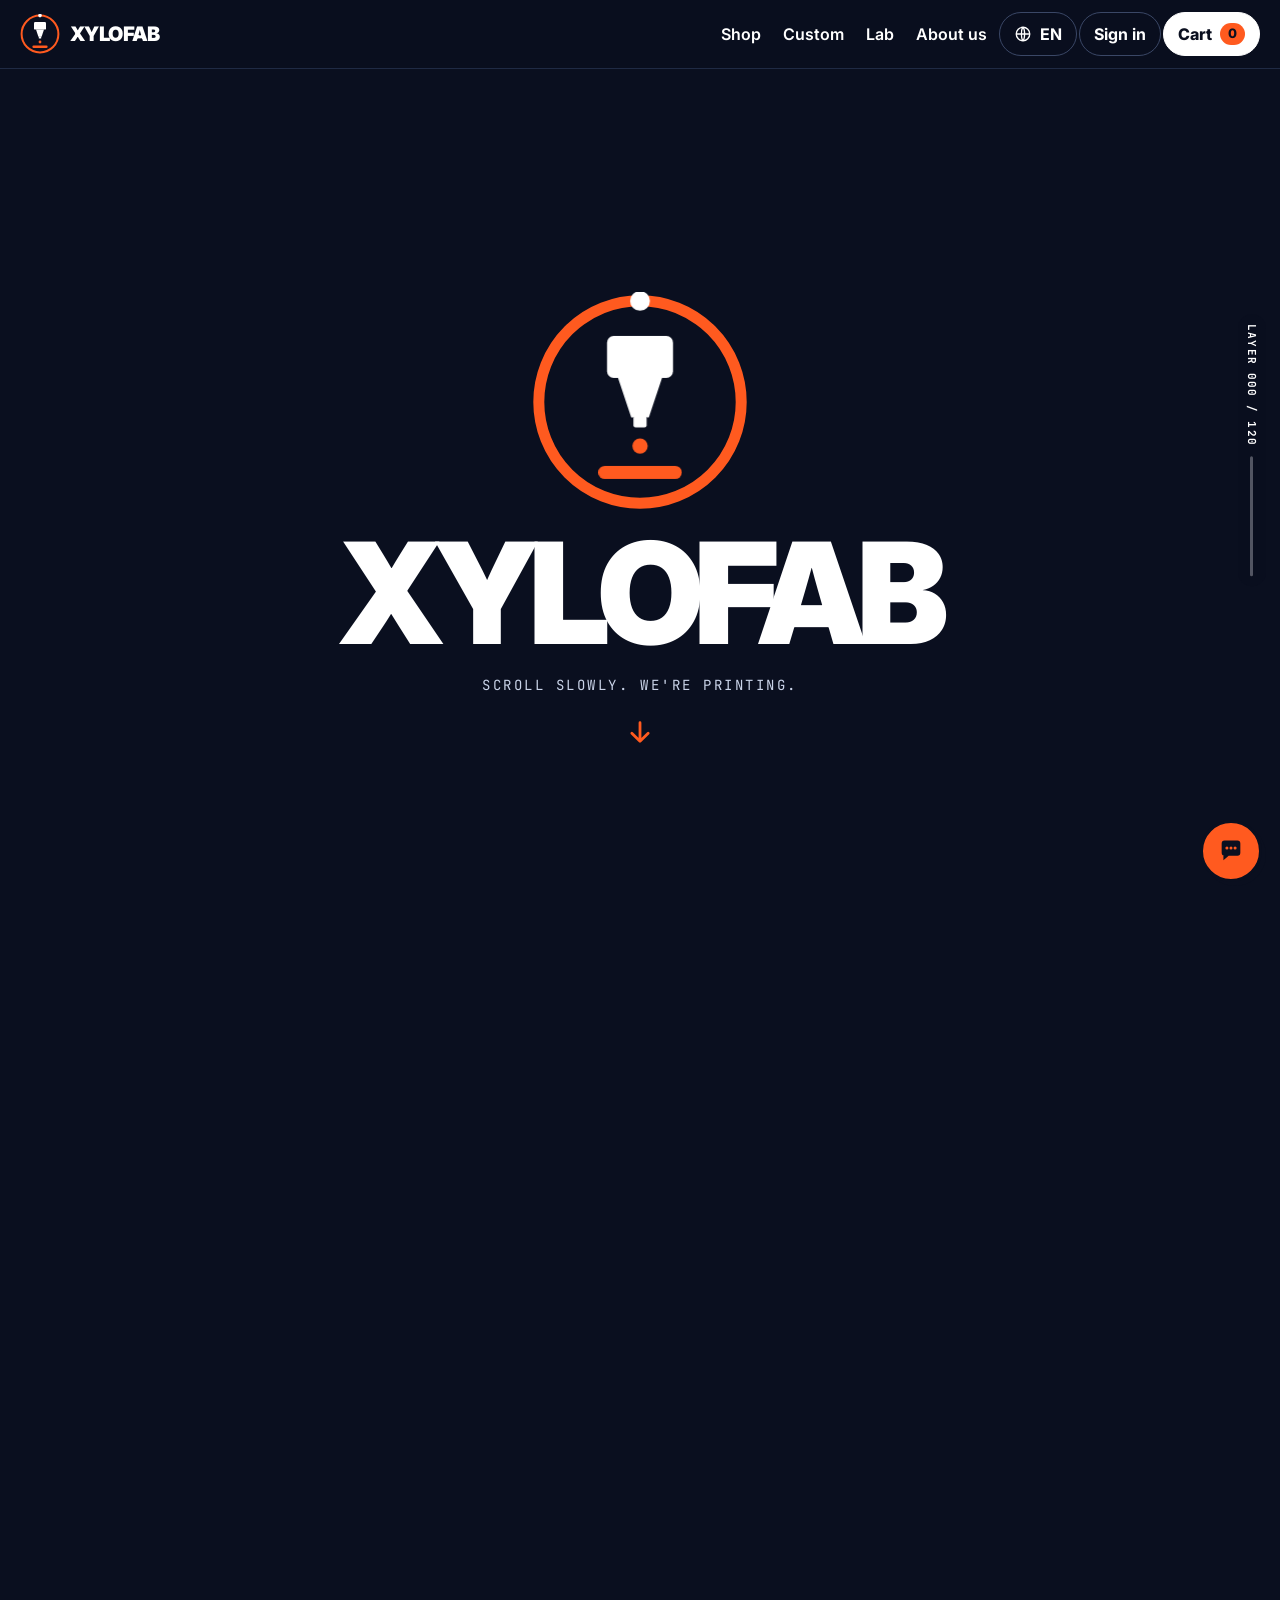
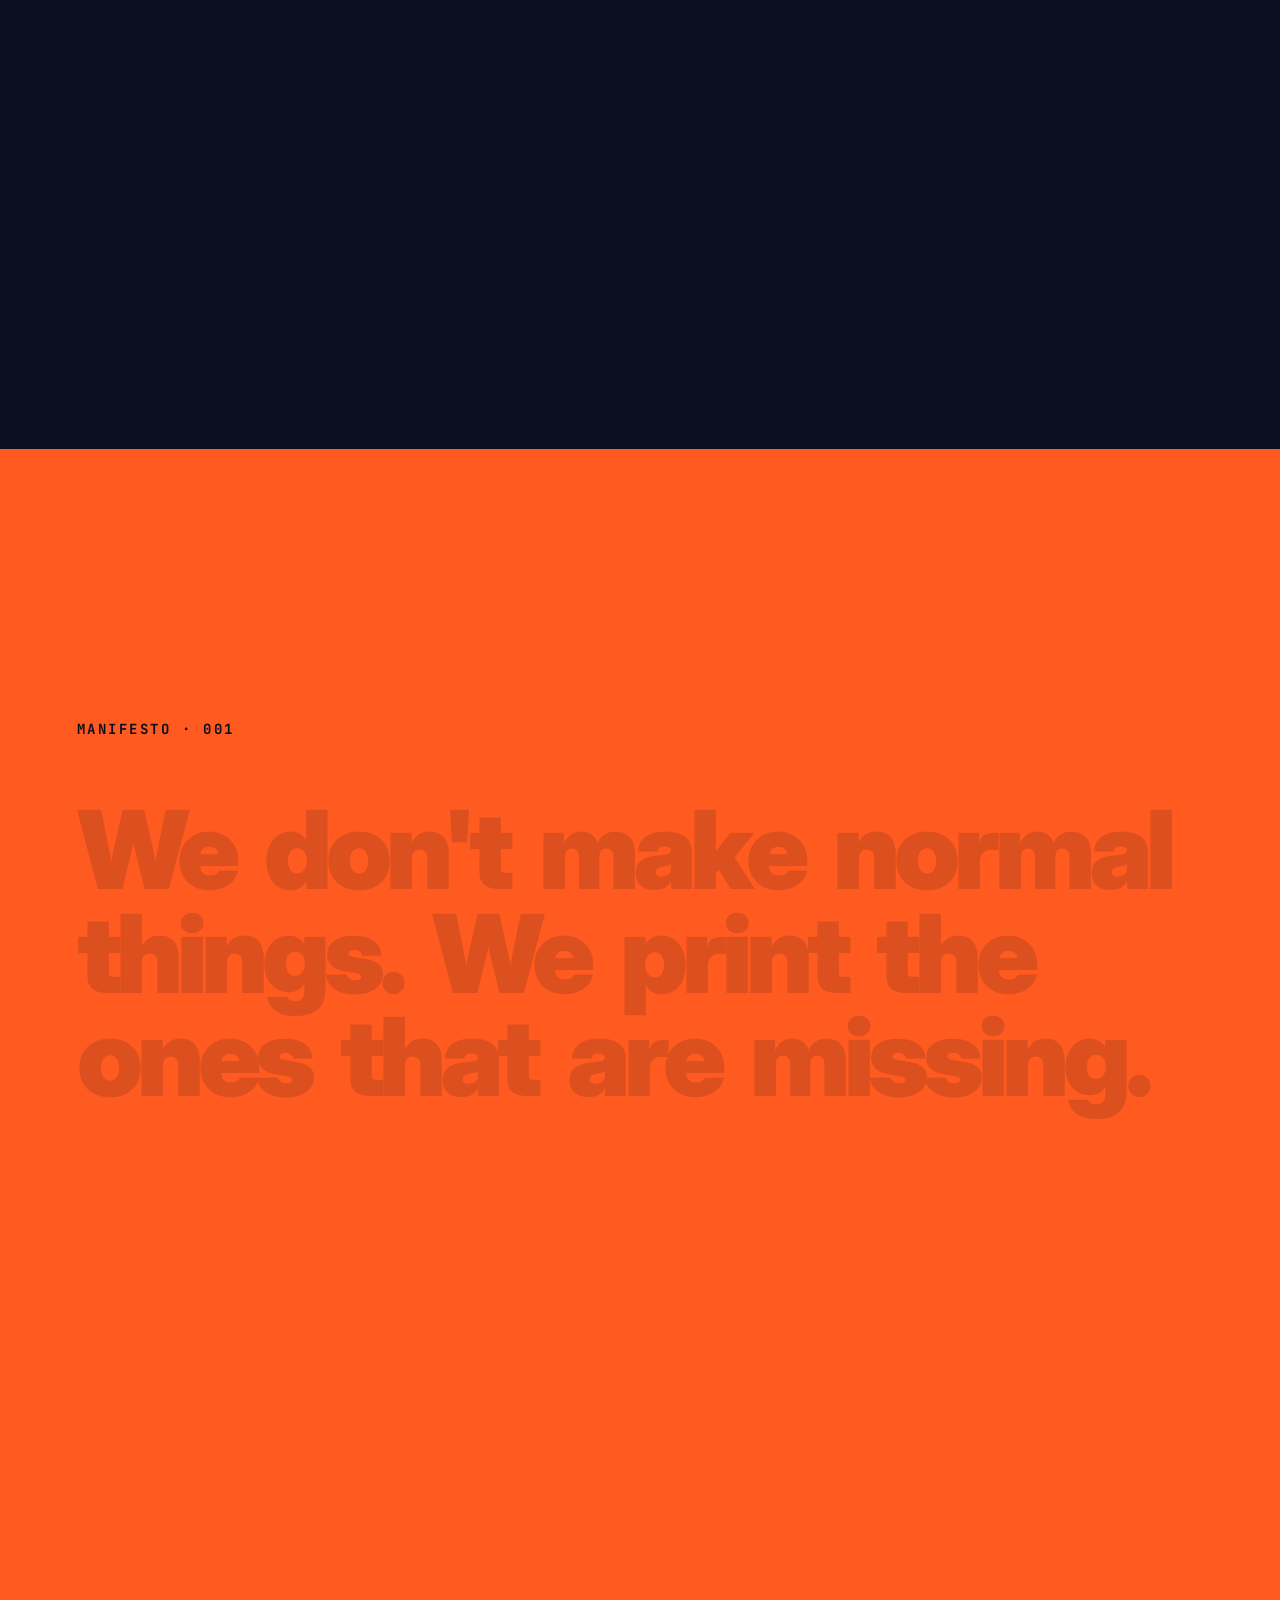
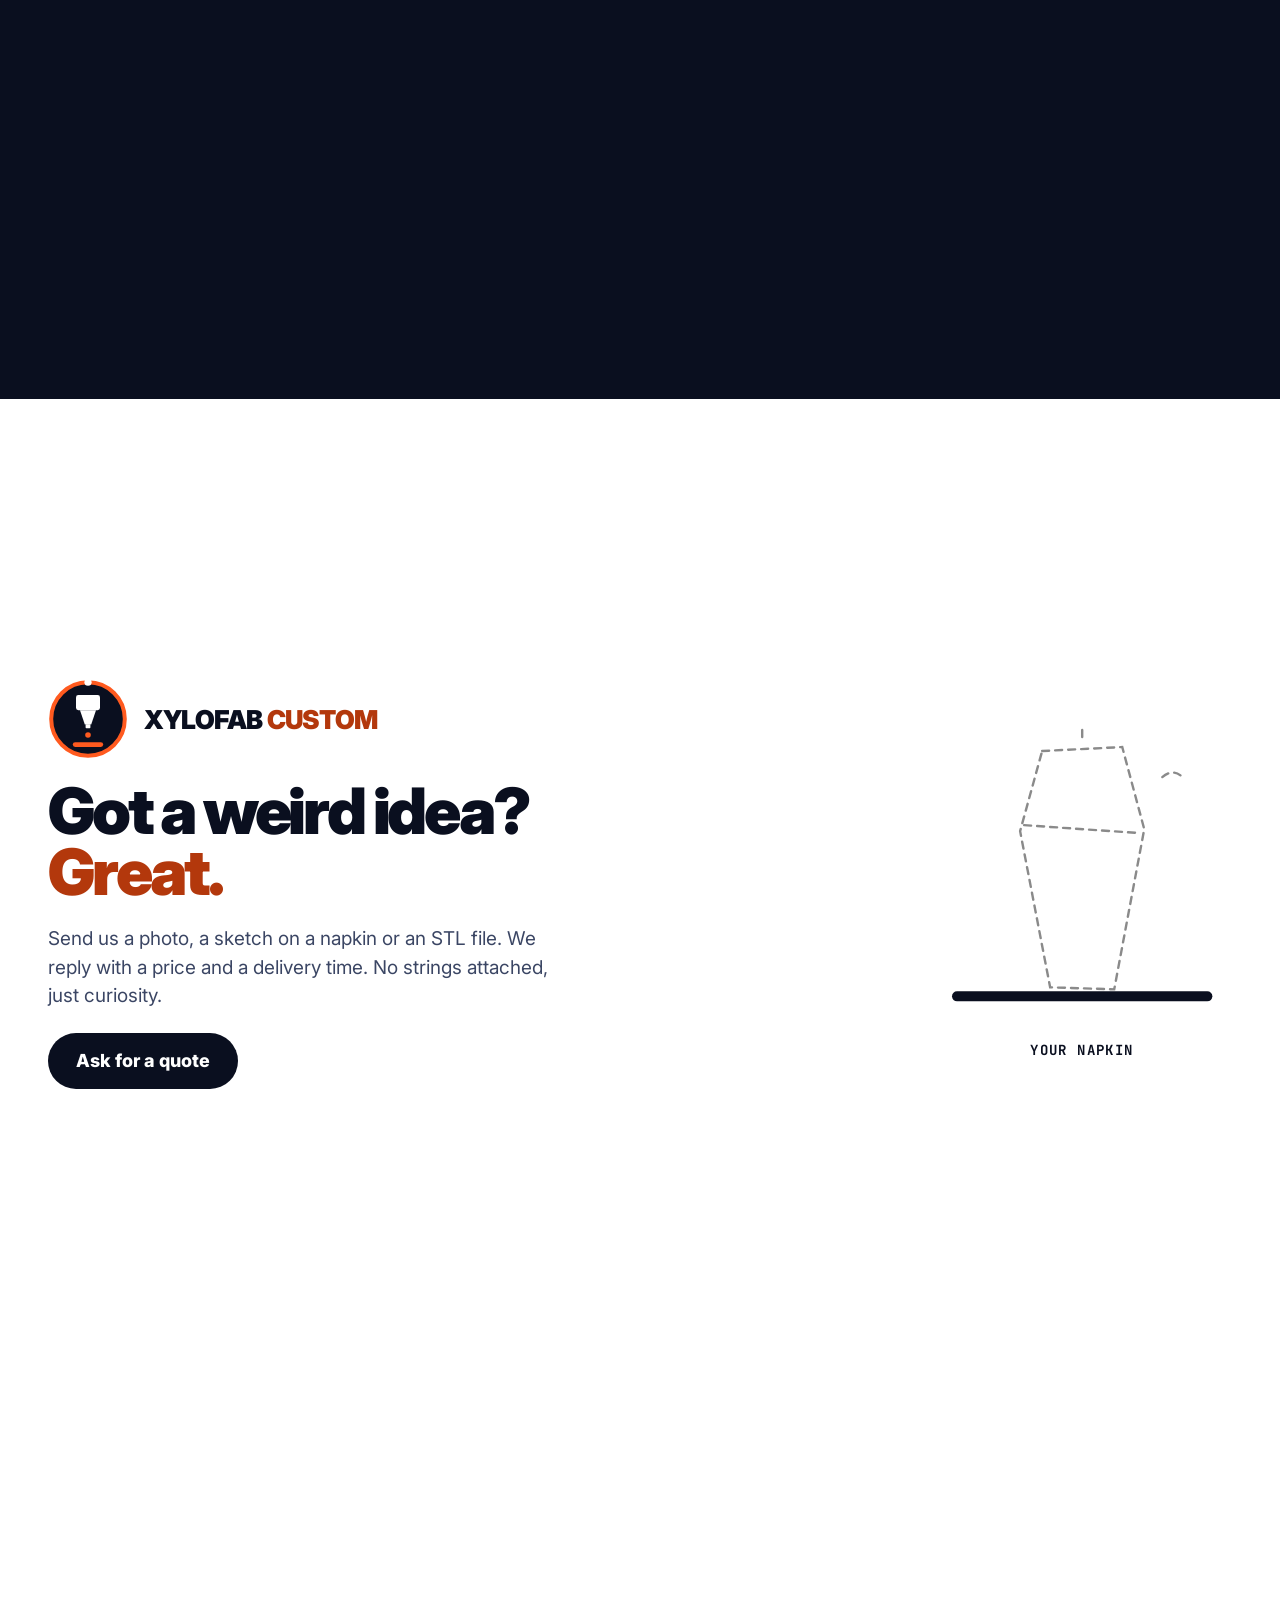
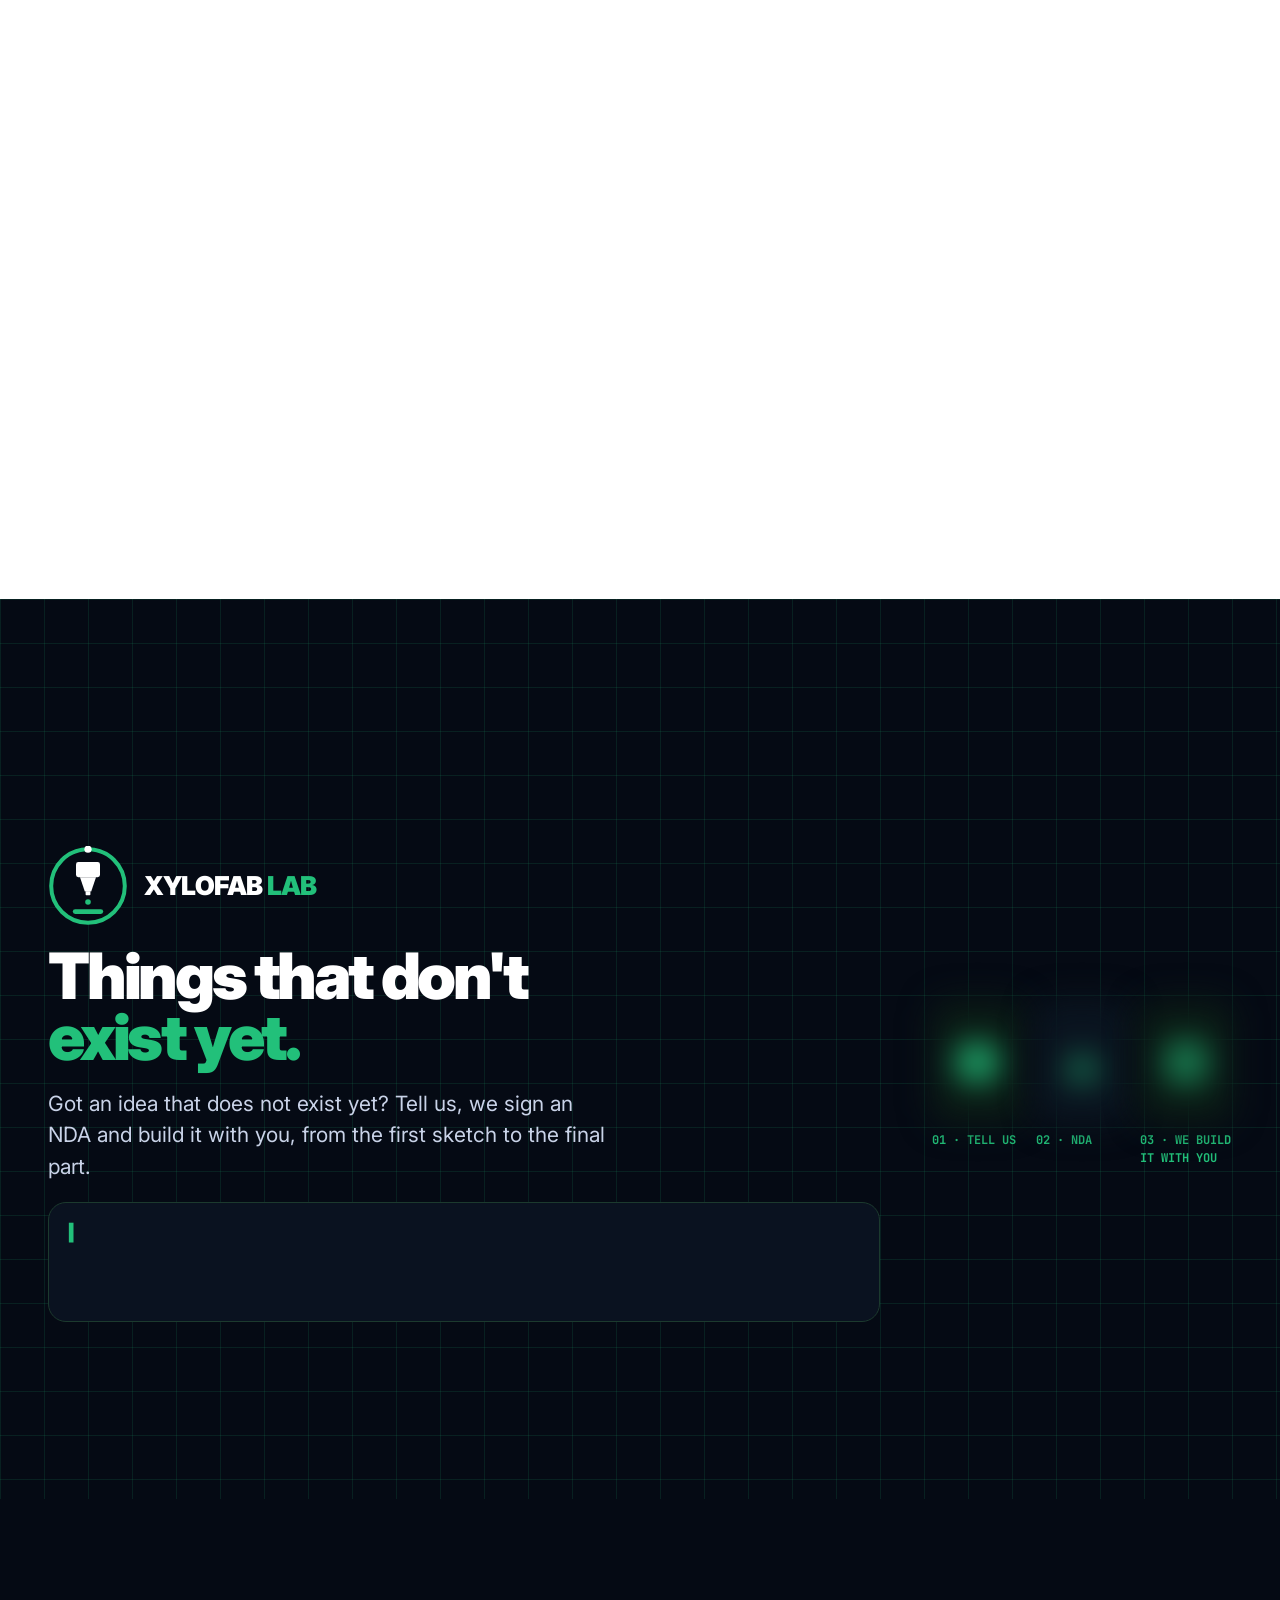
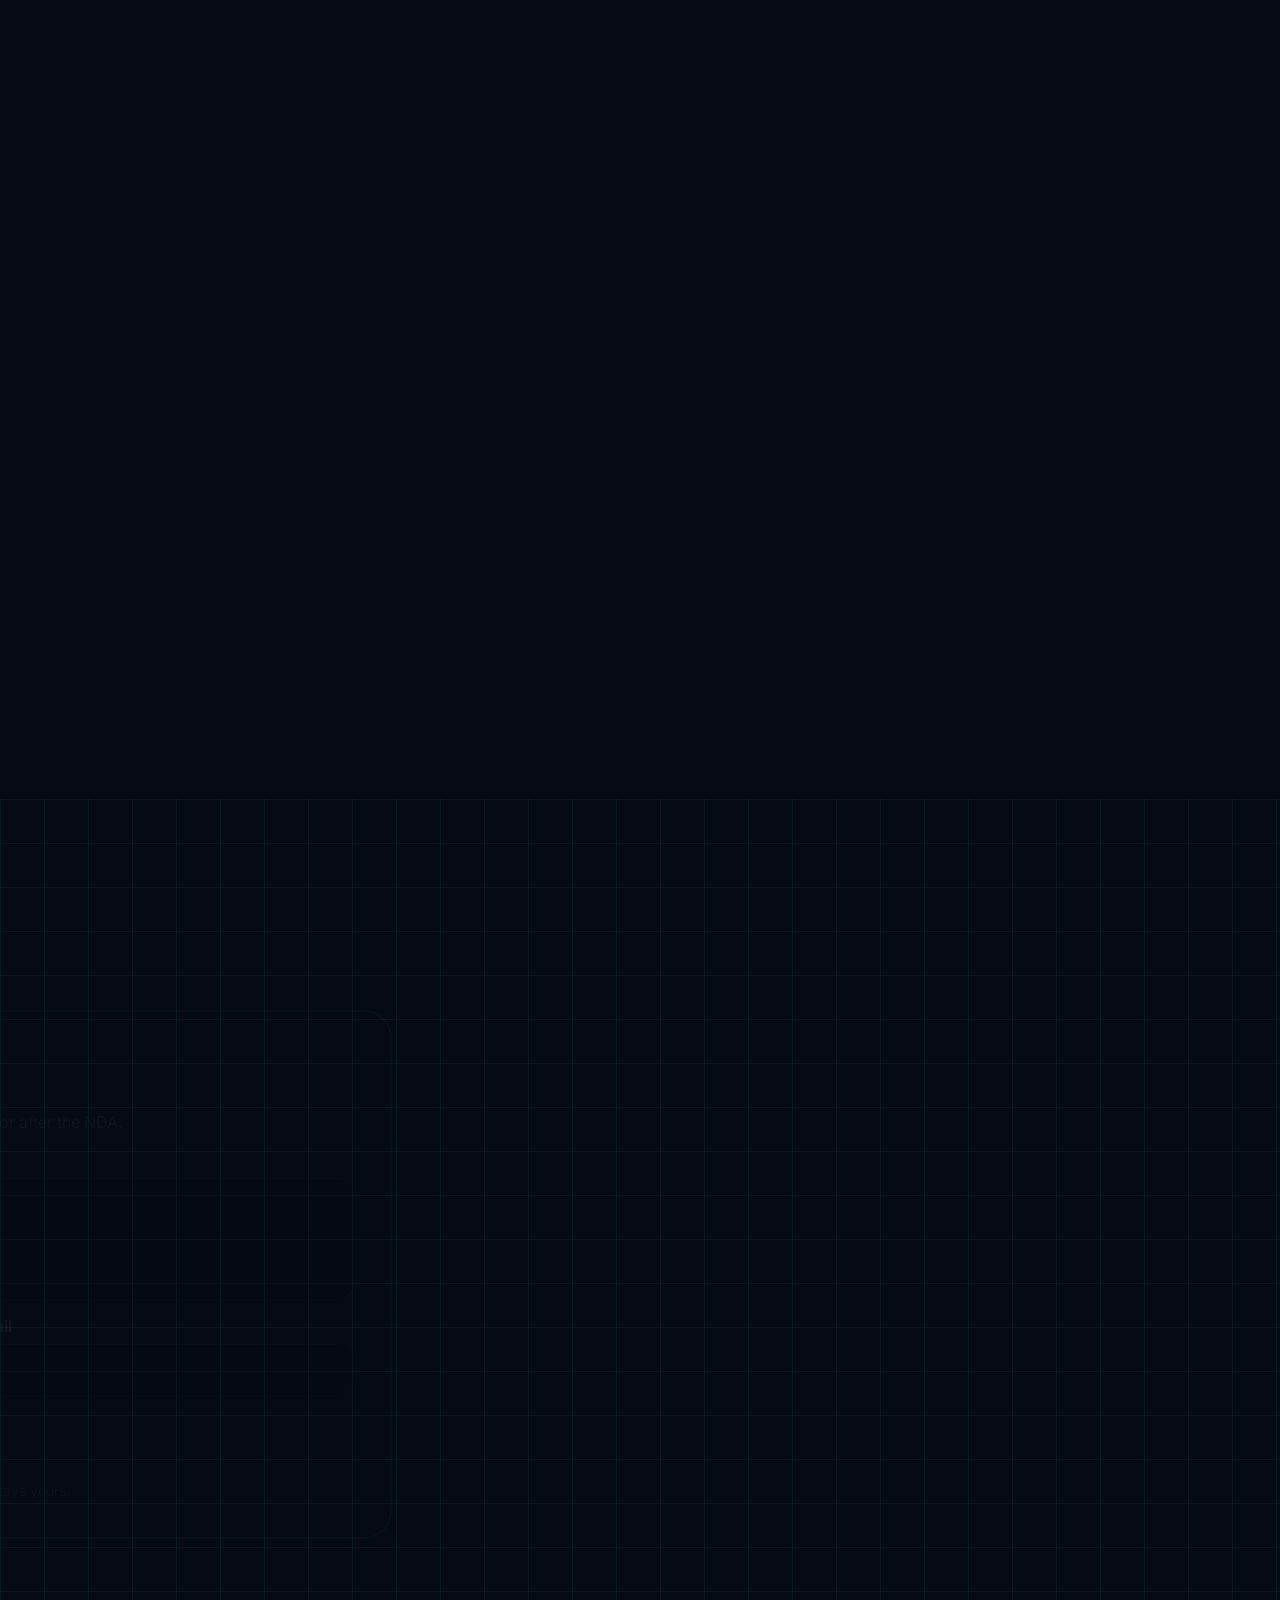
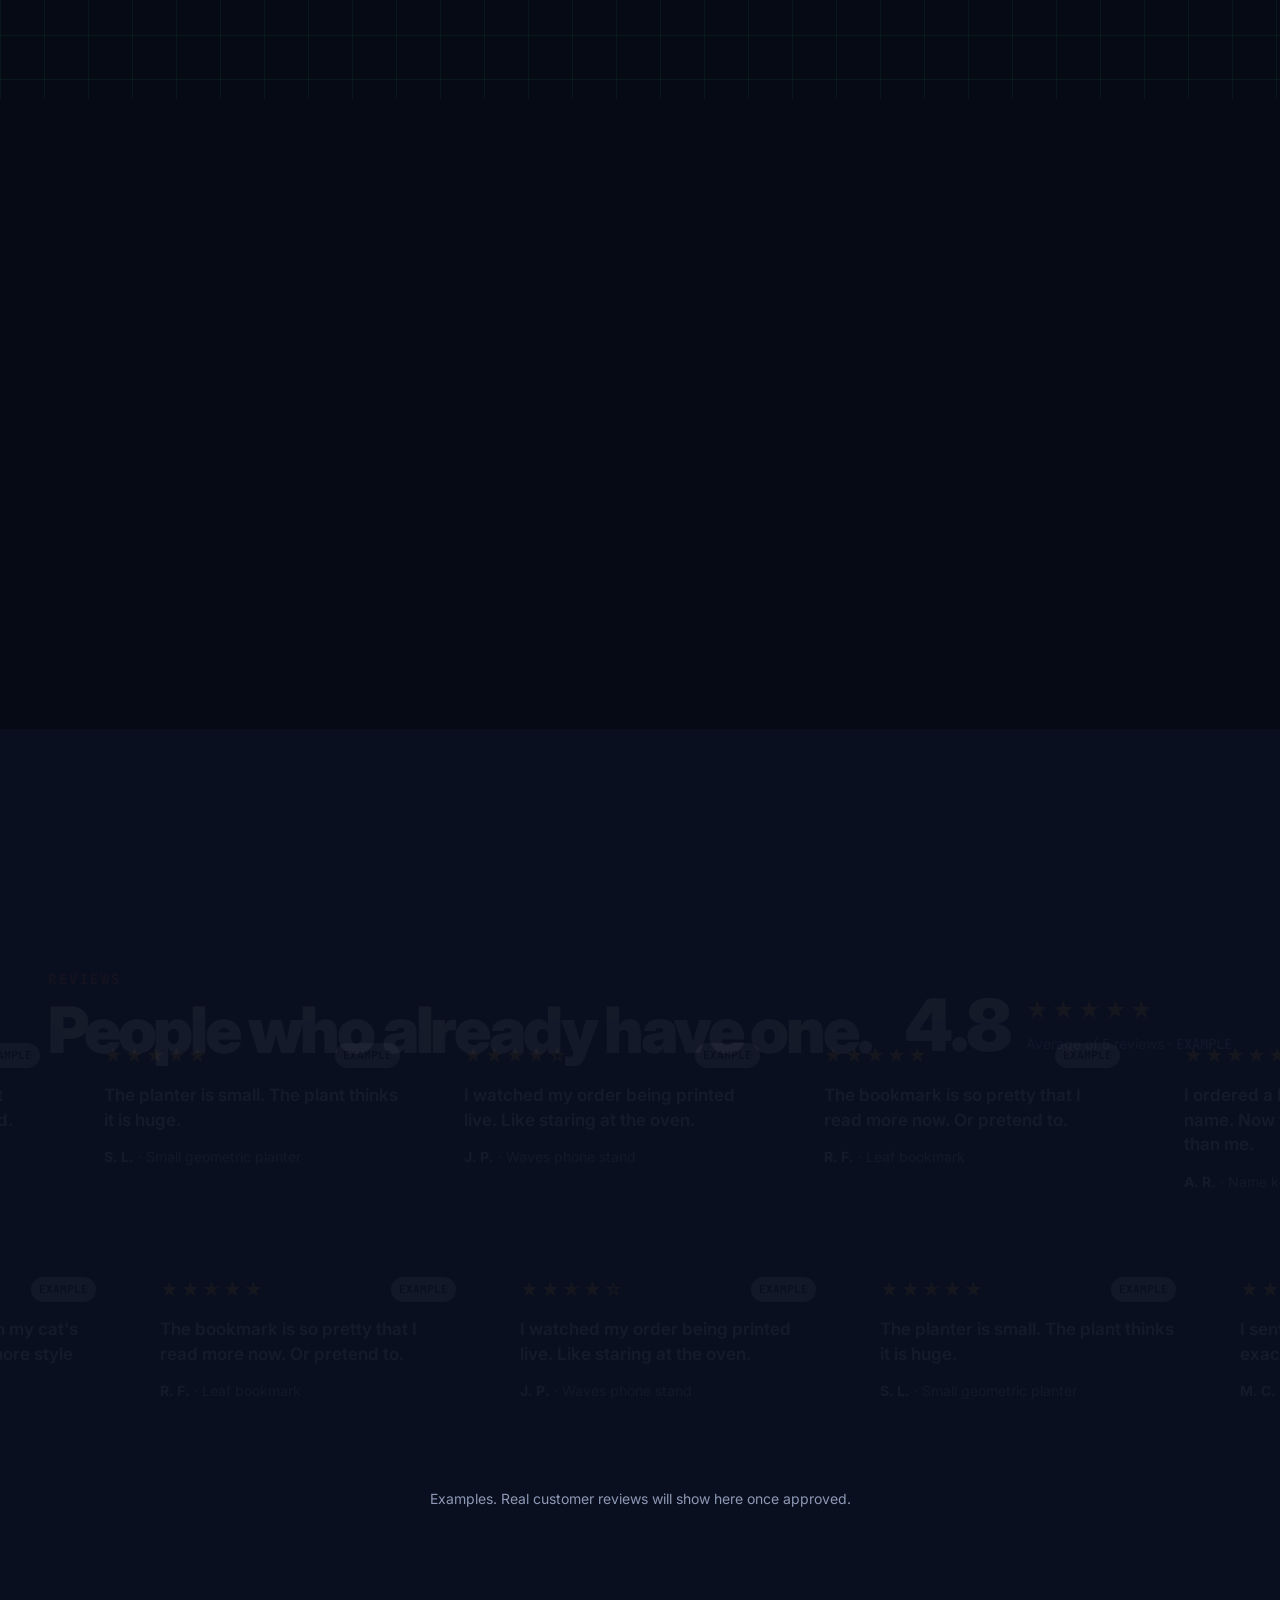
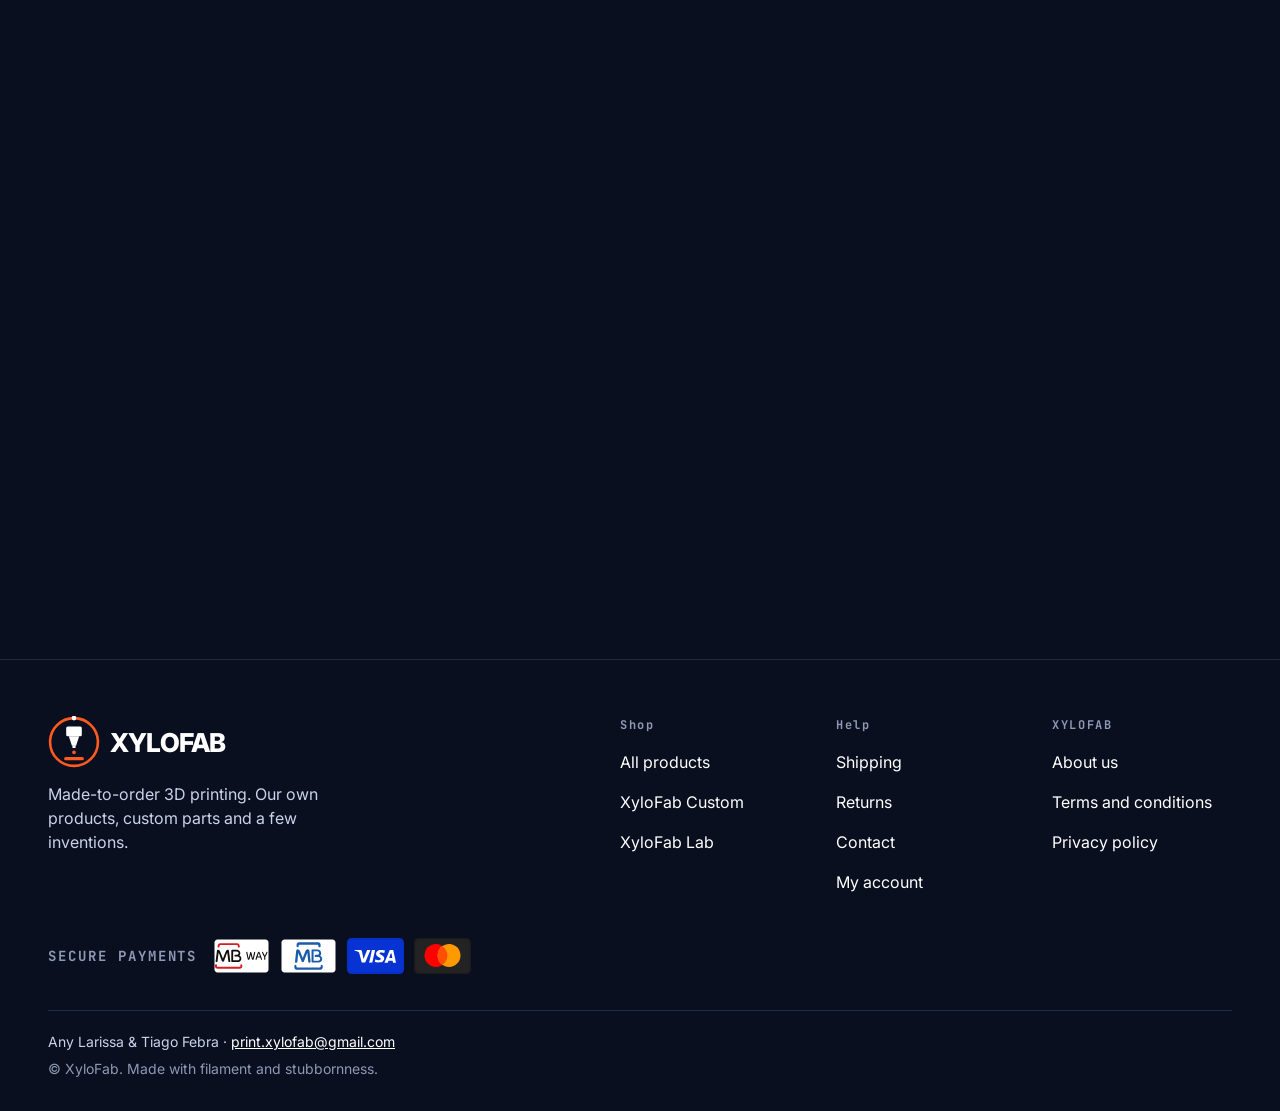
<file: index.html>
<!doctype html>
<html lang="pt">
<head>
<meta charset="utf-8">
<meta name="viewport" content="width=device-width, initial-scale=1">
<title>XyloFab — Impressão 3D por encomenda</title>
<meta name="description" content="XyloFab: impressão 3D por encomenda. Produtos próprios, peças à medida e o XyloFab Lab.">
<meta property="og:type" content="website">
<meta property="og:site_name" content="XyloFab">
<meta property="og:title" content="XyloFab — Impressão 3D por encomenda">
<meta property="og:description" content="XyloFab: impressão 3D por encomenda. Produtos próprios, peças à medida e o XyloFab Lab.">
<meta property="og:url" content="https://xylofab.github.io/">
<meta property="og:image" content="https://xylofab.github.io/assets/og.png">
<meta property="og:image:width" content="1200">
<meta property="og:image:height" content="630">
<meta property="og:image:alt" content="Logótipo XyloFab: bico de impressora dentro de um anel laranja">
<meta property="og:locale" content="pt_PT">
<meta name="twitter:card" content="summary_large_image">
<meta name="twitter:image" content="https://xylofab.github.io/assets/og.png">
<meta name="theme-color" content="#0A0F1F">
<link rel="icon" href="assets/logo.svg" type="image/svg+xml">
<link rel="apple-touch-icon" href="assets/apple-touch-icon.png">
<link rel="preconnect" href="https://fonts.googleapis.com">
<link rel="stylesheet" href="https://fonts.googleapis.com/css2?family=Inter:wght@400;600;800;900&family=JetBrains+Mono:wght@500;700&display=swap">
<link rel="stylesheet" href="assets/site.css?v=5">
<style>
.stage { position: sticky; top: 0; height: 100svh; overflow: hidden; }
.pin { position: relative; }
.pin-stage { position: sticky; top: 0; min-height: 100svh; display: flex; align-items: center; overflow: hidden; }
[data-from] { will-change: transform, opacity; }
.draw { stroke-dasharray: 578; animation: draw 1.6s cubic-bezier(.6,.1,.2,1) both; }
.r1 { animation: rise .9s .9s cubic-bezier(.2,.7,.2,1) both; }
.r2 { animation: rise .9s 1.2s cubic-bezier(.2,.7,.2,1) both; }
.bob { animation: bob 1.6s ease-in-out infinite; }
.sway { animation: sway 1.2s ease-in-out infinite alternate; }
.rowA, .rowB { display: flex; gap: 20px; width: max-content; animation: marquee 60s linear infinite; }
.rowB { animation-direction: reverse; }
.rowA:hover, .rowB:hover { animation-play-state: paused; }
.blink { animation: blink 1s steps(1) infinite; }
.pcard { flex: 0 0 auto; width: 320px; background: var(--ink-2); border-radius: 26px; overflow: hidden; display: flex; flex-direction: column; transition: transform .35s cubic-bezier(.2,.7,.2,1); }
.pcard:hover { transform: translateY(-8px) rotate(-1deg); }
.pcard .art { height: 250px; display: flex; align-items: center; justify-content: center; position: relative; }
.pcard .art svg { width: 62%; }
.review { margin: 0; width: 340px; flex: 0 0 auto; background: var(--ink-2); border-radius: 22px; padding: 22px; display: flex; flex-direction: column; gap: 14px; }
.progress-pill { position: fixed; right: 14px; top: 50%; transform: translateY(-50%); z-index: 25; background: rgba(10,15,31,.72); color: #fff; padding: 10px 6px; border-radius: 999px; display: flex; flex-direction: column; align-items: center; gap: 10px; font-family: 'JetBrains Mono', monospace; font-size: 11px; font-weight: 700; letter-spacing: .1em; }
@media (max-width: 560px) { .progress-pill { display: none; } }
/* Telemóvel: nada fica preso ao ecrã. Cada secção tem a altura do conteúdo e a animação corre sozinha quando aparece. */
@media (max-width: 760px) {
  #s-mani, #s-shop, #custom, #lab, .pin { height: auto !important; }
  #s-intro { height: 100svh !important; }
  #s-mani .stage, #s-shop .stage, #custom .stage, #lab .stage, .pin-stage { position: relative; height: auto; min-height: 0; top: 0 !important; overflow: hidden; }
  main { overflow-x: clip; }
  #s-mani .stage { padding-top: 72px !important; padding-bottom: 72px !important; }
  #s-shop .stage { padding-bottom: 48px; overflow: hidden; }
  #custom .wrap, #lab .wrap { padding-top: 56px !important; padding-bottom: 56px; }
  #track { overflow-x: auto; scroll-snap-type: x mandatory; -webkit-overflow-scrolling: touch; padding-bottom: 8px; scrollbar-width: none; transform: none !important; }
  #track::-webkit-scrollbar { display: none; }
  #track > * { scroll-snap-align: center; }
  .pcard { width: 78vw; max-width: 320px; }
  .pin-stage { padding-top: 56px !important; padding-bottom: 56px !important; }
}
</style>
</head>
<body data-page="home">
<header id="site-header"></header>

<div class="progress-pill" aria-hidden="true">
<span style="writing-mode: vertical-rl" id="layer-label">CAMADA 000 / 120</span>
<span style="width: 3px; height: 120px; background: rgba(255,255,255,.3); border-radius: 2px; position: relative; overflow: hidden"><span id="layer-bar" style="position: absolute; left: 0; right: 0; top: 0; height: 0; background: #fff"></span></span>
</div>

<main>
<!-- 1. Abertura -->
<section id="s-intro" style="position: relative; height: 220svh" aria-label="XyloFab">
<div class="stage" style="background: var(--ink)">
<div id="intro-logo" style="position: absolute; inset: 0; display: flex; flex-direction: column; align-items: center; justify-content: center; gap: 22px; padding: 24px; text-align: center">
<svg width="220" height="220" viewBox="0 0 200 200" role="img" aria-label="Logótipo XyloFab">
<circle class="draw" cx="100" cy="100" r="92" fill="none" stroke="#FF5A1F" stroke-width="10" transform="rotate(-90 100 100)"/>
<g class="r1"><circle cx="100" cy="8" r="9" fill="#fff"/><rect x="70" y="40" width="60" height="38" rx="6" fill="#fff"/><polygon points="80,78 120,78 108,114 92,114" fill="#fff"/><rect x="94" y="113" width="12" height="10" rx="2" fill="#fff"/><circle cx="100" cy="140" r="7" fill="#FF5A1F"/><rect x="62" y="158" width="76" height="12" rx="6" fill="#FF5A1F"/></g>
</svg>
<h1 class="r1" style="margin: 0; font-size: clamp(3.4rem, 11vw, 9rem); font-weight: 900; letter-spacing: -0.06em; line-height: .85">XYLOFAB</h1>
<p class="r2 mono" style="margin: 0; font-size: 14px; letter-spacing: .18em; color: var(--mist)" data-i18n="hint">DESCE DEVAGAR. ESTAMOS A IMPRIMIR.</p>
<svg class="r2 bob" width="28" height="28" viewBox="0 0 24 24" aria-hidden="true"><path d="M12 4v15M5 13l7 7 7-7" fill="none" stroke="#FF5A1F" stroke-width="2.4" stroke-linecap="round" stroke-linejoin="round"/></svg>
</div>
<div id="intro-fill" style="position: absolute; left: 0; right: 0; bottom: 0; height: 0; background-color: #FF5A1F; background-image: repeating-linear-gradient(0deg, #FF5A1F 0 22px, #EC4F15 22px 24px)"></div>
<div id="intro-noz" style="position: absolute; left: 50%; bottom: 0; transform: translateX(-50%); opacity: 0; z-index: 2">
<div class="sway"><svg viewBox="0 0 110 130" aria-hidden="true" style="width: clamp(60px, 16vw, 104px); height: auto; display: block"><rect x="13" y="0" width="84" height="54" rx="10" fill="#fff"/><polygon points="27,54 83,54 67,104 43,104" fill="#fff"/><rect x="47" y="103" width="16" height="14" rx="3" fill="#fff"/><rect x="52" y="116" width="6" height="14" fill="#FF5A1F"/></svg></div>
</div>
</div>
</section>

<!-- 2. Manifesto -->
<section id="s-mani" style="position: relative; height: 180svh; background: #FF5A1F" aria-label="Manifesto">
<div class="stage" style="display: flex; flex-direction: column; justify-content: center; padding: 0 clamp(24px, 6vw, 96px); color: var(--ink)">
<p class="mono" style="margin: 0 0 28px; font-size: 14px; font-weight: 700; letter-spacing: .18em">MANIFESTO · 001</p>
<p id="mani" style="margin: 0; display: flex; flex-wrap: wrap; column-gap: .28em; font-size: clamp(2.8rem, 8.5vw, 8.4rem); font-weight: 900; letter-spacing: -0.055em; line-height: .95; max-width: 1300px"></p>
</div>
</section>

<!-- 3. Loja (amostra) -->
<section id="s-shop" style="position: relative; height: 170svh" aria-labelledby="shop-title">
<div class="stage" style="background: var(--ink); display: flex; flex-direction: column; justify-content: center; gap: 30px">
<div id="curtain-l" style="position: absolute; top: 0; bottom: 0; left: 0; width: 50%; z-index: 5; background: #FF5A1F"></div>
<div id="curtain-r" style="position: absolute; top: 0; bottom: 0; right: 0; width: 50%; z-index: 5; background: #FF5A1F"></div>
<div style="padding: 70px clamp(24px, 4vw, 48px) 0; display: flex; flex-wrap: wrap; align-items: flex-end; justify-content: space-between; gap: 16px">
<div style="display: flex; flex-direction: column; gap: 8px">
<p class="eyebrow" data-i18n="shop">Loja</p>
<h2 id="shop-title" class="h-l"><span data-i18n="shop1">Saiu da impressora.</span><br><span data-i18n="shop2">Pode ir para tua casa.</span></h2>
</div>
<a class="btn btn-white" href="loja.html" data-lang="pt">Ver a loja toda →</a><a class="btn btn-white" href="loja.html" data-lang="en" hidden>See the whole shop →</a>
</div>
<div id="track" style="display: flex; gap: 24px; padding: 0 clamp(24px, 4vw, 48px); will-change: transform"></div>
</div>
</section>

<!-- 4. Custom -->
<section id="custom" style="position: relative; height: 200svh; background: #fff" aria-labelledby="custom-title">
<div class="stage" style="background: #fff; color: var(--ink); display: flex; align-items: center">
<div class="wrap" style="width: 100%; padding-top: 70px; display: flex; flex-wrap: wrap; align-items: center; gap: clamp(24px, 4vw, 64px)">
<div style="flex: 999 1 460px; min-width: 0; display: flex; flex-direction: column; gap: 22px">
<div style="display: flex; align-items: center; gap: 16px">
<svg width="80" height="80" viewBox="0 0 200 200" aria-hidden="true"><circle cx="100" cy="100" r="92" fill="#0A0F1F" stroke="#FF5A1F" stroke-width="10"/><g id="custom-orbit"><circle cx="100" cy="8" r="9" fill="#fff"/></g><rect x="70" y="40" width="60" height="38" rx="6" fill="#fff"/><polygon points="80,78 120,78 108,114 92,114" fill="#fff"/><rect x="94" y="113" width="12" height="10" rx="2" fill="#fff"/><circle cx="100" cy="140" r="7" fill="#FF5A1F"/><rect x="62" y="158" width="76" height="12" rx="6" fill="#FF5A1F"/></svg>
<span style="font-size: 26px; font-weight: 900; letter-spacing: -.03em">XYLOFAB <span style="color: var(--orange-dark)">CUSTOM</span></span>
</div>
<h2 id="custom-title" class="h-l"><span data-i18n="custom1">Tens uma ideia esquisita?</span><br><span style="color: var(--orange-dark)" data-i18n="custom2">Ótimo.</span></h2>
<p data-lang="pt" style="margin: 0; max-width: 520px; font-size: 19px; color: #3B4664">Manda uma foto, um desenho num guardanapo ou um ficheiro STL. Respondemos com um preço e um prazo. Sem compromisso, com curiosidade.</p>
<p data-lang="en" hidden style="margin: 0; max-width: 520px; font-size: 19px; color: #3B4664">Send us a photo, a sketch on a napkin or an STL file. We reply with a price and a delivery time. No strings attached, just curiosity.</p>
<div><a class="btn btn-big" style="background: var(--ink); color: #fff" href="mailto:print.xylofab@gmail.com?subject=Pedido%20de%20or%C3%A7amento%20XyloFab"><span data-lang="pt">Pedir orçamento</span><span data-lang="en" hidden>Ask for a quote</span></a></div>
</div>
<figure style="flex: 1 1 300px; margin: 0; display: flex; flex-direction: column; align-items: center; gap: 12px">
<svg width="100%" viewBox="0 0 300 320" role="img" aria-label="Um esboço que se transforma numa peça impressa" style="max-width: 360px">
<defs><clipPath id="printed"><rect id="solid-clip" x="0" y="280" width="300" height="320"/></clipPath></defs>
<rect x="20" y="284" width="260" height="10" rx="5" fill="#0A0F1F"/>
<g id="sketch" fill="none" stroke="#8A8A8A" stroke-width="2.4" stroke-dasharray="7 6" stroke-linecap="round"><path d="M110 44 L190 40 L212 122 L182 282 L118 280 L88 124 Z"/><path d="M92 118 L208 126"/><path d="M150 30 L150 18"/><path d="M230 70 q12 -10 22 2"/></g>
<g clip-path="url(#printed)"><path d="M110 40 L190 40 L210 120 L180 280 L120 280 L90 120 Z" fill="#FF5A1F"/><path d="M90 120 L210 120" stroke="#EC4F15" stroke-width="4"/><path d="M103 80 L197 80 M98 160 L202 160 M106 200 L194 200 M112 240 L188 240" stroke="#EC4F15" stroke-width="2"/></g>
<rect id="print-line" x="88" y="278" width="124" height="3" fill="#0A0F1F" opacity="0"/>
</svg>
<figcaption id="custom-cap" class="mono" style="font-size: 14px; font-weight: 700; letter-spacing: .1em"></figcaption>
</figure>
</div>
</div>
</section>

<!-- 5. Lab -->
<section id="lab" style="position: relative; height: 200svh; background: #050A14" aria-labelledby="lab-title">
<div class="stage" style="background-color: #050A14; background-image: linear-gradient(rgba(34,192,122,.12) 1px, transparent 1px), linear-gradient(90deg, rgba(34,192,122,.12) 1px, transparent 1px); background-size: 44px 44px; display: flex; align-items: center">
<div class="wrap" style="width: 100%; padding-top: 70px; display: flex; flex-wrap: wrap; align-items: center; gap: clamp(24px, 4vw, 56px)">
<div style="flex: 999 1 460px; min-width: 0; display: flex; flex-direction: column; gap: 20px">
<div style="display: flex; align-items: center; gap: 16px">
<svg width="80" height="80" viewBox="0 0 200 200" aria-hidden="true"><circle cx="100" cy="100" r="92" fill="#050A14" stroke="#22C07A" stroke-width="10"/><circle cx="100" cy="8" r="9" fill="#fff"/><rect x="70" y="40" width="60" height="38" rx="6" fill="#fff"/><polygon points="80,78 120,78 108,114 92,114" fill="#fff"/><rect x="94" y="113" width="12" height="10" rx="2" fill="#fff"/><circle cx="100" cy="140" r="7" fill="#22C07A"/><rect x="62" y="158" width="76" height="12" rx="6" fill="#22C07A"/></svg>
<span style="font-size: 26px; font-weight: 900; letter-spacing: -.03em">XYLOFAB <span style="color: var(--green)">LAB</span></span>
</div>
<h2 id="lab-title" class="h-l"><span data-i18n="lab1">Coisas que ainda</span><br><span style="color: var(--green)" data-i18n="lab2">não existem.</span></h2>
<p class="muted" style="margin: 0; font-size: clamp(17px, 2vw, 21px); max-width: 560px"><span data-lang="pt">Tens uma ideia que ainda não existe? Contas-nos, assinamos um NDA e desenvolvemos contigo, do primeiro esboço à peça final.</span><span data-lang="en" hidden>Got an idea that does not exist yet? Tell us, we sign an NDA and build it with you, from the first sketch to the final part.</span></p>
<div style="background: #0A1220; border: 1px solid #1C3A2E; border-radius: 18px; padding: 18px 20px; min-height: 120px">
<p class="mono" style="margin: 0; font-size: 15px; line-height: 1.7; color: var(--green); white-space: pre-line"><span id="lab-text"></span><span class="blink">▌</span></p>
</div>

</div>
<div style="flex: 1 1 300px; display: grid; grid-template-columns: repeat(3, minmax(0, 1fr)); gap: 12px">
<div style="display: flex; flex-direction: column; gap: 8px"><div class="lab-tile" style="aspect-ratio: 3/4; border-radius: 18px; background: #0A1A14; border: 1px solid #1C3A2E; display: flex; align-items: center; justify-content: center"><svg width="56%" viewBox="0 0 100 100" aria-hidden="true"><path d="M50 8 L90 30 L90 70 L50 92 L10 70 L10 30 Z" fill="#22C07A"/></svg></div><span class="mono" style="font-size: 12px; font-weight: 700; color: var(--green)"><span data-lang="pt">01 · CONTAS-NOS</span><span data-lang="en" hidden>01 · TELL US</span></span></div>
<div style="display: flex; flex-direction: column; gap: 8px"><div class="lab-tile" style="aspect-ratio: 3/4; border-radius: 18px; background: #0A1420; border: 1px solid #1C3A2E; display: flex; align-items: center; justify-content: center"><svg width="56%" viewBox="0 0 100 100" aria-hidden="true"><path d="M20 80 Q50 0 80 80 Z" fill="#22C07A"/></svg></div><span class="mono" style="font-size: 12px; font-weight: 700; color: var(--green)"><span data-lang="pt">02 · NDA</span><span data-lang="en" hidden>02 · NDA</span></span></div>
<div style="display: flex; flex-direction: column; gap: 8px"><div class="lab-tile" style="aspect-ratio: 3/4; border-radius: 18px; background: #0A1A14; border: 1px solid #1C3A2E; display: flex; align-items: center; justify-content: center"><svg width="56%" viewBox="0 0 100 100" aria-hidden="true"><path d="M15 15 H85 V85 H15 Z M35 35 V65 H65 V35 Z" fill="#22C07A" fill-rule="evenodd"/></svg></div><span class="mono" style="font-size: 12px; font-weight: 700; color: var(--green)"><span data-lang="pt">03 · DESENVOLVEMOS CONTIGO</span><span data-lang="en" hidden>03 · WE BUILD IT WITH YOU</span></span></div>
</div>
</div>
</div>
</section>
<section id="lab-ideia" class="pin" style="background: #050A14" aria-labelledby="lab-form-title">
<div class="pin-stage" style="background: #050A14; background-image: linear-gradient(rgba(34,192,122,.08) 1px, transparent 1px), linear-gradient(90deg, rgba(34,192,122,.08) 1px, transparent 1px); background-size: 44px 44px"><div class="wrap" style="width: 100%; padding-top: 90px; padding-bottom: 40px; display: flex; flex-wrap: wrap; gap: clamp(20px, 4vw, 48px); align-items: flex-start">
<form id="lab-form" data-from="left" style="flex: 999 1 420px; min-width: 0; border: 2px solid #22C07A; border-radius: 28px; padding: clamp(22px, 4vw, 36px); display: flex; flex-direction: column; gap: 14px" novalidate>
<h3 id="lab-form-title" style="margin: 0; font-size: clamp(24px, 3vw, 32px); font-weight: 900"><span data-lang="pt">Conta-nos a ideia.</span><span data-lang="en" hidden>Tell us the idea.</span></h3>
<p class="muted" style="margin: 0"><span data-lang="pt">Só o essencial, em poucas linhas. Os pormenores secretos ficam para depois do NDA.</span><span data-lang="en" hidden>Just the essentials, in a few lines. Keep the secret details for after the NDA.</span></p>
<label class="field"><span data-lang="pt">A ideia em poucas linhas</span><span data-lang="en" hidden>The idea in a few lines</span><textarea id="lab-idea" class="input" rows="4" maxlength="800" style="resize: vertical; min-height: 110px"></textarea></label>
<div style="display: grid; grid-template-columns: repeat(auto-fit, minmax(200px, 1fr)); gap: 12px">
<label class="field"><span data-lang="pt">Nome</span><span data-lang="en" hidden>Name</span><input id="lab-name" class="input" autocomplete="name"></label>
<label class="field">Email<input id="lab-email" class="input" type="email" autocomplete="email"></label>
</div>
<button class="btn btn-green btn-big" type="submit" style="align-self: flex-start"><span data-lang="pt">Quero avançar com NDA</span><span data-lang="en" hidden>Go ahead with an NDA</span></button>
<p class="small muted" style="margin: 0"><span data-lang="pt">Respondemos por email com o NDA para assinarmos os dois. A ideia continua a ser tua.</span><span data-lang="en" hidden>We reply by email with the NDA for both of us to sign. The idea stays yours.</span></p>
</form>
<aside data-from="right" style="flex: 1 1 280px; display: flex; flex-direction: column; gap: 14px">
<span class="mono small" style="font-weight: 700; letter-spacing: .14em; color: var(--green)"><span data-lang="pt">NASCIDO NO LAB</span><span data-lang="en" hidden>BORN IN THE LAB</span></span>
<a href="https://espmaniacs.github.io/" target="_blank" rel="noopener" class="card card-pad" style="display: flex; flex-direction: column; gap: 10px; text-decoration: none; color: #fff; border: 1px solid #1C3A2E; background: #0A1220">
<b style="font-size: 22px; font-weight: 900">ESPManiacs ↗</b>
<span class="muted"><span data-lang="pt">Um projeto nosso: instaladores ESPHome para pôr o ar condicionado, a rega e a bomba de calor a falar com a casa inteligente. Caixas e suportes impressos aqui.</span><span data-lang="en" hidden>One of our own projects: ESPHome installers that get your air conditioner, irrigation and heat pump talking to your smart home. Cases and mounts printed here.</span></span>
</a>
</aside>
</div></div>
</section>

<!-- 6. Opiniões -->
<section id="s-rev" class="pin" aria-labelledby="rev-title">
<div class="pin-stage" style="display: flex; flex-direction: column; justify-content: center; gap: 40px; padding: 100px 0 60px">
<div class="wrap" data-from="up" style="width: 100%; display: flex; flex-wrap: wrap; justify-content: space-between; align-items: flex-end; gap: 20px">
<div style="display: flex; flex-direction: column; gap: 10px"><p class="eyebrow"><span data-lang="pt">OPINIÕES</span><span data-lang="en" hidden>REVIEWS</span></p><h2 id="rev-title" class="h-l" data-i18n="rev">Quem já tem uma.</h2></div>
<div id="rev-avg" style="display: flex; align-items: center; gap: 16px"></div>
</div>
<div style="overflow: hidden"><div data-from="right"><div class="rowA" id="revA"></div></div></div>
<div style="overflow: hidden"><div data-from="left"><div class="rowB" id="revB"></div></div></div>
<p class="small" style="margin: 0 auto; padding: 0 24px; text-align: center"><span data-lang="pt">Exemplos. Quando houver opiniões de clientes, aparecem aqui depois de aprovadas.</span><span data-lang="en" hidden>Examples. Real customer reviews will show here once approved.</span></p>
</div>
</section>


</main>

<footer id="site-footer"></footer>

<script src="assets/config.js?v=1"></script>
<script src="assets/site.js?v=10"></script>
<script>
(function () {
  var cl = function (v) { return Math.max(0, Math.min(1, v)); };
  var $ = function (id) { return document.getElementById(id); };
  var reduce = window.matchMedia && matchMedia('(prefers-reduced-motion: reduce)').matches;

  /* telemóvel: as animações correm por tempo quando a secção aparece, sem prender o scroll */
  var phoneMQ = window.matchMedia ? matchMedia('(max-width: 760px)') : { matches: false };
  var phone = function () { return phoneMQ.matches; };
  var played = {}, DUR = 1800, looping = false;
  function timed(el) { var t = played[el.id]; return t ? cl((performance.now() - t) / DUR) : 0; }
  function loop() {
    if (looping) return; looping = true;
    (function step() {
      frame();
      var busy = Object.keys(played).some(function (id) { return performance.now() - played[id] < DUR + 50; });
      if (busy) requestAnimationFrame(step); else looping = false;
    })();
  }
  if ('IntersectionObserver' in window) {
    var seen = new IntersectionObserver(function (list) {
      list.forEach(function (e) {
        if (!e.isIntersecting || played[e.target.id]) return;
        played[e.target.id] = performance.now(); loop();
      });
    }, { threshold: 0.2 });
    document.addEventListener('DOMContentLoaded', function () {
      ['s-mani', 's-shop', 'custom', 'lab', 'lab-ideia', 's-rev'].forEach(function (id) { var el = document.getElementById(id); if (el) seen.observe(el); });
    });
  }
  function sp(el) { return phone() ? (el.id === 's-intro' ? 0 : timed(el)) : progress(el); }
  function progress(el) {
    var r = el.getBoundingClientRect(), len = el.offsetHeight - innerHeight;
    return len > 0 ? cl(-r.top / len) : 0;
  }

  /* manifesto */
  function buildMani() {
    $('mani').innerHTML = XF.t('mani').split(' ').map(function (w) { return '<span style="display:inline-block;opacity:.14">' + XF.esc(w) + '</span>'; }).join('');
  }

  /* amostra da loja */
  function buildShop() {
    var html = XF.PRODUCTS.map(function (p) {
      var t = XF.pt(p);
      var btn = p.personal
        ? '<a class="btn btn-orange" href="loja.html?ver=' + p.id + '">' + (XF.L('Escolher o nome', 'Choose the name')) + '</a>'
        : '<button type="button" class="btn btn-orange" data-add="' + p.id + '">' + XF.t('add') + '</button>';
      return '<article class="pcard"><div class="art" style="background:' + p.tile + '"><span class="tag" style="position:absolute;top:14px;left:14px">' + XF.esc(t.tag) + '</span>' + XF.art(p.art) + '</div>' +
        '<div style="padding:20px;display:flex;flex-direction:column;gap:12px;flex:1"><div style="display:flex;justify-content:space-between;gap:10px;align-items:baseline"><h3 style="margin:0;font-size:19px;font-weight:800">' + XF.esc(t.name) + '</h3><span class="mono" style="font-weight:700;white-space:nowrap">' + XF.euro(p.price) + '</span></div>' +
        '<p class="muted" style="margin:0;font-size:15px;min-height:2.8em">' + XF.esc(t.line) + '</p>' + btn + '</div></article>';
    }).join('');
    html += '<a href="loja.html" class="pcard" style="border:2px dashed var(--line-2);background:transparent;align-items:center;justify-content:center;gap:14px;color:#fff;text-decoration:none;min-height:430px"><span style="font-size:28px;font-weight:900;letter-spacing:-.04em">' + (XF.L('Ver a loja toda', 'See the whole shop')) + '</span><svg width="34" height="34" viewBox="0 0 24 24" aria-hidden="true"><path d="M5 12h14M13 6l6 6-6 6" fill="none" stroke="#FF5A1F" stroke-width="2.4" stroke-linecap="round" stroke-linejoin="round"/></svg></a>';
    $('track').innerHTML = html;
  }
  document.addEventListener('click', function (e) { var b = e.target.closest('[data-add]'); if (b) XF.addToCart(b.getAttribute('data-add')); });

  /* opiniões de exemplo */
  var REV = [
    { pt: 'Pedi um porta-chaves com o nome do meu gato. Agora o gato tem mais estilo do que eu.', en: 'I ordered a keychain with my cat\'s name. Now the cat has more style than me.', who: 'A. R.', p: 'chaves', s: 5 },
    { pt: 'Mandei um desenho num guardanapo. Chegou exatamente a peça que tinha na cabeça.', en: 'I sent a sketch on a napkin. I got exactly the part I had in my head.', who: 'M. C.', p: 'custom', s: 5 },
    { pt: 'O vaso é pequeno. A planta acha-se enorme.', en: 'The planter is small. The plant thinks it is huge.', who: 'S. L.', p: 'vaso', s: 5 },
    { pt: 'Vi a minha encomenda a ser impressa ao vivo. Fiquei a olhar como quem olha para o forno.', en: 'I watched my order being printed live. Like staring at the oven.', who: 'J. P.', p: 'suporte', s: 4 },
    { pt: 'O marcador é tão bonito que agora leio mais. Ou finjo.', en: 'The bookmark is so pretty that I read more now. Or pretend to.', who: 'R. F.', p: 'marcador', s: 5 }
  ];
  var REAL = null;
  function buildReviews() {
    var label = REAL ? '' : XF.L('EXEMPLO', 'EXAMPLE');
    var card = function (r) {
      var pp = XF.product(r.p);
      var prod = r.prodName || (r.p === 'custom' ? 'XyloFab Custom' : pp ? XF.pt(pp).name : '');
      return '<figure class="review"><div style="display:flex;justify-content:space-between;align-items:center"><span aria-label="' + r.s + '/5" style="color:#FFB020;font-size:18px;letter-spacing:2px">' + '★★★★★'.slice(0, r.s) + '☆☆☆☆☆'.slice(0, 5 - r.s) + '</span>' + (label ? '<span class="mono" style="font-size:11px;font-weight:700;color:#0A0F1F;background:#C9D3E8;padding:4px 8px;border-radius:999px">' + label + '</span>' : '') + '</div>' +
        '<blockquote style="margin:0;font-size:17px;line-height:1.45;font-weight:600">' + XF.esc(XF.f(r)) + '</blockquote><figcaption class="muted" style="font-size:14px"><strong style="color:#fff">' + XF.esc(r.who) + '</strong> · ' + XF.esc(prod) + '</figcaption>' + (r.reply ? '<p class="small" style="margin:0;border-left:3px solid #FF5A1F;padding-left:10px">XyloFab: ' + XF.esc(r.reply) + '</p>' : '') + '</figure>';
    };
    var LIST = REAL ? REAL.list : REV;
    var a = LIST.map(card).join(''), b = LIST.slice().reverse().map(card).join('');
    $('revA').innerHTML = a + a; $('revB').innerHTML = b + b;
    /* média geral: calculada das opiniões mostradas (na fase 2, das opiniões aprovadas da app) */
    var avg = REAL ? REAL.average : REV.reduce(function (t, r) { return t + r.s; }, 0) / REV.length;
    var full = Math.round(avg);
    var num = new Intl.NumberFormat(XF.lang === 'pt' ? 'pt-PT' : XF.lang, { minimumFractionDigits: 1, maximumFractionDigits: 1 }).format(avg);
    $('rev-avg').innerHTML = '<span style="font-size:clamp(48px,7vw,72px);font-weight:900;line-height:1;letter-spacing:-.03em">' + num + '</span>' +
      '<span style="display:flex;flex-direction:column;gap:6px"><span aria-label="' + num + '/5" style="color:#FFB020;font-size:22px;letter-spacing:3px">' + '★★★★★'.slice(0, full) + '☆☆☆☆☆'.slice(0, 5 - full) + '</span>' +
      '<span class="muted" style="font-size:14px">' + XF.L('Média de ', 'Average of ') + (REAL ? REAL.count : REV.length) + ((REAL ? REAL.count : REV.length) === 1 ? XF.L(' opinião', ' review') : XF.L(' opiniões', ' reviews')) + (label ? ' · <span class="mono" style="font-weight:700">' + label + '</span>' : '') + '</span></span>';
  }

  /* lab */
  var LAB = { pt: '> ideia recebida\n> NDA assinado pelos dois\n> protótipo #1 a imprimir\n> afinado contigo, camada a camada', en: '> idea received\n> NDA signed by both of us\n> prototype #1 printing\n> tuned with you, layer by layer' };
  $('lab-form').addEventListener('submit', function (e) {
    e.preventDefault();
    var idea = $('lab-idea').value.trim(), name = $('lab-name').value.trim(), email = $('lab-email').value.trim();
    if (idea.length < 10) { XF.toast(XF.L('Conta-nos a ideia em poucas linhas.', 'Tell us the idea in a few lines.')); return; }
    if (!XF.validEmail(email)) { XF.toast(XF.L('Esse email não parece certo.', 'That email does not look right.')); return; }
    var list = XF.load('xf-lab', []); if (!Array.isArray(list)) list = [];
    list.push({ idea: idea, name: name, email: email, at: new Date().toISOString() }); XF.save('xf-lab', list);
    if (XF.API) {
      XF.sendIdea({ idea: idea, name: name, email: email, lang: XF.lang }).then(function () {
        $('lab-idea').value = ''; XF.toast(XF.L('Recebemos a tua ideia. Respondemos por email com o NDA.', 'We got your idea. We will reply by email with the NDA.'));
      }, function (err) { XF.toast(err.message); });
      return;
    }
    var body = idea + '\n\n— ' + (name || '') + ' <' + email + '>';
    location.href = 'mailto:' + XF.EMAIL + '?subject=' + encodeURIComponent('XyloFab Lab · ' + XF.L('ideia (pedido de NDA)', 'idea (NDA request)')) + '&body=' + encodeURIComponent(body);
    XF.toast(XF.L('Abrimos o teu email com a ideia. Só falta carregar em enviar.', 'We opened your email with the idea. Just press send.'));
  });

  /* secções presas: a altura dá espaço para a animação; se o conteúdo for mais alto que o ecrã, prende pelo fundo */
  function sizePins() {
    document.querySelectorAll('.pin').forEach(function (sec) {
      var st = sec.querySelector('.pin-stage');
      if (phone()) { st.style.top = ''; sec.style.height = ''; return; }
      st.style.top = Math.min(0, innerHeight - st.offsetHeight) + 'px';
      sec.style.height = (st.offsetHeight + innerHeight * 0.7) + 'px';
    });
  }
  function pins() {
    document.querySelectorAll('.pin').forEach(function (sec) {
      var st = sec.querySelector('.pin-stage');
      var r = sec.getBoundingClientRect(), len = sec.offsetHeight - st.offsetHeight;
      var p = reduce ? 1 : phone() ? timed(sec) : cl((innerHeight - r.top - innerHeight * 0.15) / (len + innerHeight * 0.5));
      sec.querySelectorAll('[data-from]').forEach(function (el, i) {
        var e = cl((p - i * 0.08) / 0.55); e = 1 - Math.pow(1 - e, 3);
        var d = el.getAttribute('data-from'), off = (1 - e);
        el.style.opacity = 0.05 + 0.95 * e;
        el.style.transform = d === 'left' ? 'translateX(' + (-off * 40) + 'vw)' : d === 'right' ? 'translateX(' + (off * 40) + 'vw)' : 'translateY(' + (off * 80) + 'px)';
      });
    });
  }
  function frame() {
    pins();
    var pI = sp($('s-intro')), pM = sp($('s-mani')), pS = sp($('s-shop')), pC = sp($('custom')), pL = sp($('lab'));
    if (reduce) { pI = 1; pM = 1; pS = 1; pC = 1; pL = 1; }
    /* abertura */
    var fill = cl((pI - .18) / .74);
    $('intro-logo').style.opacity = 1 - cl((pI - .04) / .16);
    $('intro-logo').style.transform = 'translateY(' + (-cl(pI / .2) * 70) + 'px) scale(' + (1 - .15 * cl(pI / .2)) + ')';
    $('intro-fill').style.height = (fill * 100) + '%';
    $('intro-noz').style.bottom = (fill * 100) + '%';
    $('intro-noz').style.opacity = cl((pI - .12) / .08) * (fill < .97 ? 1 : 0);
    /* manifesto */
    var words = $('mani').children, n = words.length;
    for (var i = 0; i < n; i++) { var v = cl(pM * (n + 2) - i); words[i].style.opacity = .14 + .86 * v; words[i].style.transform = 'translateY(' + ((1 - v) * 30) + 'px)'; }
    /* loja */
    var c = cl(pS / .14) * 100;
    $('curtain-l').style.transform = 'translateX(-' + c + '%)';
    $('curtain-r').style.transform = 'translateX(' + c + '%)';
    var track = $('track'), shift = Math.max(0, track.scrollWidth - innerWidth);
    track.style.transform = phone() ? '' : 'translateX(' + (-cl((pS - .14) / .8) * shift) + 'px)';
    var cards = track.children;
    for (var j = 0; j < cards.length; j++) { var r = phone() ? cl((pS - .1) / .5) : cl(((pS - .1) * 1.6 - j * .12) / .3); cards[j].style.clipPath = 'inset(' + ((1 - r) * 100) + '% 0 0 0)'; }
    /* custom */
    var pr = cl((pC - .15) / .7);
    $('custom-orbit').setAttribute('transform', 'rotate(' + (pC * 360) + ' 100 100)');
    $('solid-clip').setAttribute('y', 280 - pr * 244);
    $('sketch').setAttribute('opacity', 1 - .85 * pr);
    $('print-line').setAttribute('y', 278 - pr * 244);
    $('print-line').setAttribute('opacity', pC > .15 && pC < .85 ? 1 : 0);
    var cap = [XF.L('O TEU GUARDANAPO', 'YOUR NAPKIN'), XF.L('A IMPRIMIR...', 'PRINTING...'), XF.L('A TUA PEÇA', 'YOUR PART')];
    $('custom-cap').textContent = pC < .2 ? cap[0] : pC < .85 ? cap[1] : cap[2];
    /* lab */
    var full = XF.isPT() ? LAB.pt : LAB.en.split('\n').map(XF.tr).join('\n');
    $('lab-text').textContent = full.slice(0, Math.floor(cl(pL * 1.4) * full.length));
    var blur = (1 - cl((pL - .45) / .35)) * 16;
    document.querySelectorAll('.lab-tile').forEach(function (t) { t.style.filter = 'blur(' + blur + 'px)'; });
    /* fecho */
    /* camada */
    var total = document.documentElement.scrollHeight - innerHeight, prog = total > 0 ? cl(scrollY / total) : 0;
    $('layer-label').textContent = (XF.L('CAMADA ', 'LAYER ')) + String(Math.round(prog * 120)).padStart(3, '0') + ' / 120';
    $('layer-bar').style.height = (prog * 100) + '%';
  }
  var ticking = false;
  function onScroll() { if (ticking) return; ticking = true; requestAnimationFrame(function () { ticking = false; frame(); }); }

  function buildAll() { buildMani(); buildShop(); buildReviews(); sizePins(); $('lab-idea').placeholder = XF.L('Ex.: um suporte que segura o comando da TV ao sofá…', 'E.g. a holder that keeps the TV remote on the sofa…'); frame(); }
  document.addEventListener('DOMContentLoaded', function () {
    buildAll();
    addEventListener('scroll', onScroll, { passive: true });
    addEventListener('resize', function () { sizePins(); onScroll(); });
    if (phoneMQ.addEventListener) phoneMQ.addEventListener('change', function () { sizePins(); frame(); });
  });
  document.addEventListener('xf:lang', buildAll);
  if (XF.API) XF.reviews().then(function (d) {
    if (!d.count || !d.reviews.length) return;
    REAL = { count: d.count, average: d.average, list: d.reviews.map(function (r) { return { pt: r.text, en: r.text, who: r.who, prodName: r.product, s: r.stars, reply: r.reply }; }) };
    while (REAL.list.length < 5) REAL.list = REAL.list.concat(REAL.list);
    buildReviews();
    var note = document.querySelector('#s-rev p.small'); if (note) note.hidden = true;
  }).catch(function () {});
})();
</script>
</body>
</html>
</file>
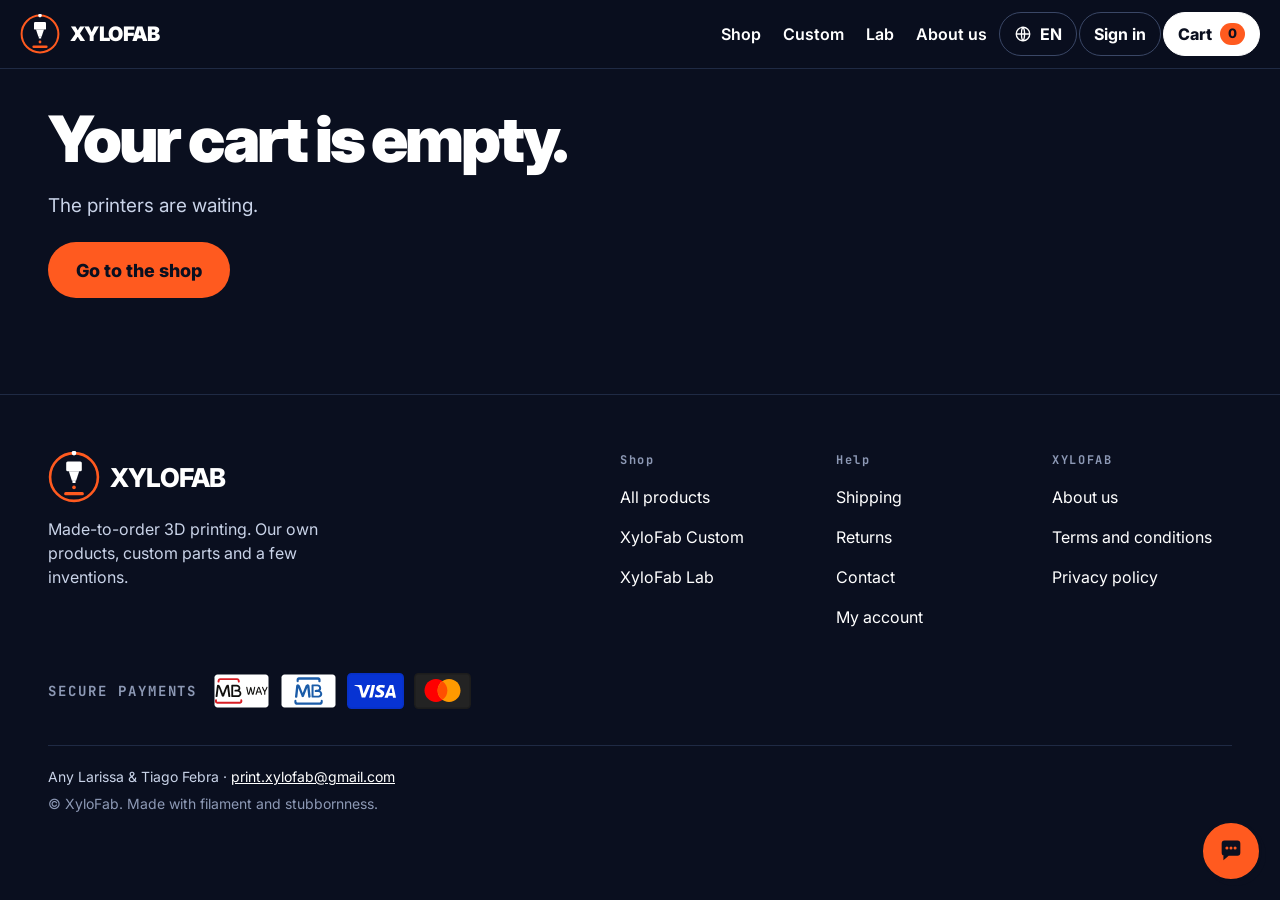
<file: carrinho.html>
<!doctype html>
<html lang="pt">
<head>
<meta charset="utf-8">
<meta name="viewport" content="width=device-width, initial-scale=1">
<title>Carrinho · XyloFab</title>
<meta property="og:type" content="website">
<meta property="og:site_name" content="XyloFab">
<meta property="og:title" content="Carrinho · XyloFab">
<meta property="og:description" content="XyloFab: impressão 3D por encomenda. Produtos próprios, peças à medida e o XyloFab Lab.">
<meta property="og:url" content="https://xylofab.github.io/carrinho.html">
<meta property="og:image" content="https://xylofab.github.io/assets/og.png">
<meta property="og:image:width" content="1200">
<meta property="og:image:height" content="630">
<meta property="og:image:alt" content="Logótipo XyloFab: bico de impressora dentro de um anel laranja">
<meta property="og:locale" content="pt_PT">
<meta name="twitter:card" content="summary_large_image">
<meta name="twitter:image" content="https://xylofab.github.io/assets/og.png">
<meta name="theme-color" content="#0A0F1F">
<link rel="icon" href="assets/logo.svg" type="image/svg+xml">
<link rel="apple-touch-icon" href="assets/apple-touch-icon.png">
<link rel="preconnect" href="https://fonts.googleapis.com">
<link rel="stylesheet" href="https://fonts.googleapis.com/css2?family=Inter:wght@400;600;800;900&family=JetBrains+Mono:wght@500;700&display=swap">
<link rel="stylesheet" href="assets/site.css?v=5">
<style>
.opt { font: inherit; text-align: left; color: #fff; background: var(--ink-2); border: 2px solid var(--line-2); border-radius: 22px; padding: 22px; display: flex; flex-direction: column; gap: 8px; cursor: pointer; min-height: 150px; transition: transform .2s, border-color .2s; }
.opt:hover { transform: translateY(-3px); }
.opt[aria-pressed="true"] { border-color: var(--orange); }
.method { display: flex; align-items: center; gap: 14px; min-height: 62px; padding: 0 18px; border-radius: 16px; border: 2px solid var(--line-2); background: var(--ink-2); cursor: pointer; }
.method:has(input:checked) { border-color: var(--orange); }
.method input { width: 20px; height: 20px; accent-color: var(--orange); }
.qty { display: flex; align-items: center; border: 1px solid var(--line-2); border-radius: 12px; }
.qty button { width: 44px; height: 44px; border: 0; background: transparent; color: #fff; font-size: 20px; font-weight: 800; cursor: pointer; }
</style>
</head>
<body data-page="carrinho">
<header id="site-header"></header>

<main class="wrap" style="padding-top: 40px; padding-bottom: 96px; display: flex; flex-wrap: wrap; gap: 28px; align-items: flex-start">
<section style="flex: 999 1 540px; min-width: 0; display: flex; flex-direction: column; gap: 22px" id="left"></section>
<aside class="card card-pad" style="flex: 1 1 320px; display: flex; flex-direction: column; gap: 14px; position: sticky; top: 110px" id="summary"></aside>
</main>

<footer id="site-footer"></footer>
<script src="assets/config.js?v=1"></script>
<script src="assets/site.js?v=10"></script>
<script>
(function () {
  var $ = function (id) { return document.getElementById(id); };
  var st = { step: 'cart', mode: null, done: null, error: '', form: { name: '', email: '', country: 'PT', region: 'cont', address: '', city: '', zip: '', method: 'mbway', phone: '' } };
  var L = XF.L;

  function lines() {
    return XF.cart().map(function (l) { var p = XF.product(l.id); return p ? { l: l, p: p, t: XF.pt(p) } : null; }).filter(Boolean);
  }
  function weight(ls) {
    var g = 0, pack = 0;
    ls.forEach(function (x) { g += x.p.grams * x.l.qty; pack = Math.max(pack, x.p.pack); });
    return g + pack;
  }
  function zone() { return XF.zoneOf(st.form.country, st.form.region); }
  function totals() {
    var ls = lines(), sub = ls.reduce(function (a, x) { return a + x.p.price * x.l.qty; }, 0);
    var w = weight(ls), ship = ls.length ? XF.shipping(zone(), w) : 0;
    return { ls: ls, sub: sub, w: w, ship: ship, total: sub + (ship || 0) };
  }

  function colorName(id) { var c = XF.COLORS.filter(function (c) { return c.id === id; })[0]; return c ? XF.f(c) : id; }

  function renderSummary() {
    var T = totals(), z = XF.SHIP[zone()];
    $('summary').innerHTML = '<h2 style="margin:0;font-size:20px;font-weight:900">' + L('Resumo', 'Summary') + '</h2>' +
      T.ls.map(function (x) { return '<div style="display:flex;justify-content:space-between;gap:10px"><span>' + x.l.qty + ' × ' + XF.esc(x.t.name) + (x.l.custom ? ' "' + XF.esc(x.l.custom) + '"' : '') + '</span><span class="mono">' + XF.euro(x.p.price * x.l.qty) + '</span></div>'; }).join('') +
      '<div style="height:1px;background:var(--line)"></div>' +
      '<div style="display:flex;justify-content:space-between;gap:10px" class="muted"><span>' + L('Portes', 'Shipping') + ' · ' + XF.esc(XF.f(z)) + '<br><span class="small">CTT · ' + XF.esc(XF.f(z.days)) + ' · ' + T.w + ' g</span></span><span class="mono" style="color:#fff">' + (T.ls.length ? (T.ship == null ? L('A combinar', 'To be agreed') : XF.euro(T.ship)) : '—') + '</span></div>' +
      '<div style="display:flex;justify-content:space-between;align-items:baseline"><span style="font-weight:800">Total</span><span class="mono" style="font-weight:700;font-size:22px">' + XF.euro(T.total) + '</span></div>' +
      '<p class="small" style="margin:0">' + L('Os portes são calculados pelo peso das peças e da embalagem. Fora da União Europeia podem existir taxas alfandegárias, pagas por quem recebe.', 'Shipping is calculated from the weight of the items and the packaging. Outside the European Union, customs fees may apply and are paid by the recipient.') + '</p>';
  }

  function cartView() {
    var T = totals();
    if (!T.ls.length) return '<h1 class="h-l">' + L('O carrinho está vazio.', 'Your cart is empty.') + '</h1><p class="lead">' + L('As impressoras estão à espera.', 'The printers are waiting.') + '</p><div><a class="btn btn-orange btn-big" href="loja.html">' + L('Ir à loja', 'Go to the shop') + '</a></div>';
    var personal = T.ls.some(function (x) { return x.p.personal; });
    return '<h1 class="h-l">' + L('O teu carrinho', 'Your cart') + '</h1><ul style="margin:0;padding:0;list-style:none;display:flex;flex-direction:column;gap:12px">' +
      T.ls.map(function (x, i) {
        return '<li class="card" style="padding:16px;display:flex;flex-wrap:wrap;align-items:center;gap:16px"><div style="width:72px;height:72px;border-radius:14px;background:' + x.p.tile + ';display:flex;align-items:center;justify-content:center"><div style="width:70%">' + XF.art(x.p.art, x.l.custom ? XF.esc(x.l.custom) : 'ANA') + '</div></div>' +
          '<div style="flex:1 1 200px;display:flex;flex-direction:column;gap:2px"><span style="font-weight:800">' + XF.esc(x.t.name) + '</span><span class="small">' + XF.esc(colorName(x.l.color)) + (x.l.custom ? ' · "' + XF.esc(x.l.custom) + '"' : '') + '</span></div>' +
          '<div class="qty"><button type="button" data-dec="' + i + '" aria-label="' + L('Menos um', 'One less') + '">−</button><span class="mono" style="min-width:28px;text-align:center;font-weight:700">' + x.l.qty + '</span><button type="button" data-inc="' + i + '" aria-label="' + L('Mais um', 'One more') + '">+</button></div>' +
          '<span class="mono" style="min-width:80px;text-align:right;font-weight:700">' + XF.euro(x.p.price * x.l.qty) + '</span><button type="button" class="link-btn" data-del="' + i + '">' + L('Tirar', 'Remove') + '</button></li>';
      }).join('') + '</ul>' +
      (personal ? '<p class="small" style="margin:0;color:#FFB020">' + L('Tens peças personalizadas no carrinho: estas não têm os 14 dias de devolução por arrependimento.', 'You have personalised items in your cart: the 14-day change-of-mind return does not apply to them.') + '</p>' : '') +
      '<div><button type="button" class="btn btn-orange btn-big" data-go="choose">' + L('Continuar', 'Continue') + '</button></div>';
  }

  function chooseView() {
    var u = XF.profile();
    if (u) { st.mode = 'user'; return detailsView(); }
    return '<h1 class="h-l">' + L('Como queres continuar?', 'How do you want to continue?') + '</h1><div style="display:grid;grid-template-columns:repeat(auto-fit,minmax(220px,1fr));gap:14px">' +
      '<button type="button" class="opt" data-mode="guest"><span style="font-size:21px;font-weight:900">' + L('Comprar sem conta', 'Checkout as guest') + '</span><span class="muted" style="font-size:15px">' + L('Só pedimos o email para o recibo e o estado da encomenda.', 'We only need your email for the receipt and order updates.') + '</span></button>' +
      '<a class="opt" style="text-decoration:none" href="conta.html?depois=carrinho"><span style="font-size:21px;font-weight:900">' + L('Entrar ou criar conta', 'Sign in or create an account') + '</span><span class="muted" style="font-size:15px">' + L('Segues a impressão ao vivo e guardas as moradas.', 'Follow the print live and save your addresses.') + '</span></a></div>' +
      '<button type="button" class="link-btn" data-go="cart">← ' + L('Voltar ao carrinho', 'Back to cart') + '</button>';
  }

  function detailsView() {
    var f = st.form, u = XF.profile();
    if (u && !f.email) { f.name = u.name; f.email = u.email; var a = (u.addresses || []).filter(function (x) { return x.def; })[0]; if (a) { f.address = a.line; f.city = a.city || ''; f.zip = a.zip || ''; f.country = a.country || 'PT'; f.region = a.region || 'cont'; } }
    var cs = XF.countries().map(function (c) { return '<option value="' + c.code + '"' + (c.code === f.country ? ' selected' : '') + '>' + XF.esc(c.name) + '</option>'; }).join('');
    var methods = [['mbway', 'MB WAY', L('Confirmas na app do MB WAY.', 'You confirm in the MB WAY app.')], ['multibanco', 'Multibanco', L('Recebes uma referência por email.', 'You get a payment reference by email.')], ['cartao', 'Visa · Mastercard', L('Cartão de crédito ou débito.', 'Credit or debit card.')]];
    var LOGOS = { mbway: ['mbway'], multibanco: ['multibanco'], cartao: ['visa', 'mastercard'] };
    return '<h1 class="h-l">' + (u ? L('Olá, ', 'Hi, ') + XF.esc(u.name.split(' ')[0]) + '.' : L('Para onde vai?', 'Where is it going?')) + '</h1>' +
      '<form id="details" novalidate style="display:flex;flex-direction:column;gap:14px">' +
      '<div style="display:grid;grid-template-columns:repeat(auto-fit,minmax(220px,1fr));gap:14px">' +
      '<label class="field">' + L('Nome', 'Name') + '<input name="name" autocomplete="name" value="' + XF.esc(f.name) + '" required></label>' +
      '<label class="field">Email<input name="email" type="email" autocomplete="email" value="' + XF.esc(f.email) + '" required></label>' +
      '<label class="field">' + L('País', 'Country') + '<select name="country" autocomplete="country">' + cs + '</select></label>' +
      (f.country === 'PT' ? '<label class="field">' + L('Região', 'Region') + '<select name="region"><option value="cont"' + (f.region === 'cont' ? ' selected' : '') + '>' + L('Continente', 'Mainland') + '</option><option value="mad"' + (f.region === 'mad' ? ' selected' : '') + '>Madeira</option><option value="acr"' + (f.region === 'acr' ? ' selected' : '') + '>' + L('Açores', 'Azores') + '</option></select></label>' : '') +
      '</div><label class="field">' + L('Morada', 'Address') + '<input name="address" autocomplete="street-address" value="' + XF.esc(f.address) + '" required></label>' +
      '<div style="display:grid;grid-template-columns:repeat(auto-fit,minmax(200px,1fr));gap:14px"><label class="field">' + L('Código postal', 'Postcode') + '<input name="zip" autocomplete="postal-code" value="' + XF.esc(f.zip) + '" required></label><label class="field">' + L('Localidade', 'City') + '<input name="city" autocomplete="address-level2" value="' + XF.esc(f.city) + '" required></label></div>' +
      (XF.API ? '<div class="card card-pad" style="display:flex;flex-direction:column;gap:10px"><b>' + L('Como pagas', 'How you pay') + '</b><span class="method-logos">' + XF.payLogos() + '</span><span class="small">' + L('Escolhes MB WAY, Multibanco ou cartão na página de pagamento segura do Stripe. Os dados do cartão nunca passam por nós.', 'You choose MB WAY, Multibanco or card on the secure Stripe payment page. Your card details never pass through us.') + '</span></div>' : '' +
      '<fieldset style="margin:0;padding:0;border:0;display:flex;flex-direction:column;gap:10px"><legend style="font-weight:800;margin-bottom:10px;padding:0">' + L('Como pagas', 'How you pay') + '</legend>' +
      methods.map(function (m) { return '<label class="method"><input type="radio" name="method" value="' + m[0] + '"' + (f.method === m[0] ? ' checked' : '') + '><span style="flex:1;display:flex;flex-direction:column"><span class="method-logos" aria-label="' + m[1] + '">' + XF.payLogos(LOGOS[m[0]]) + '</span><span class="small">' + m[2] + '</span></span></label>'; }).join('') +
      '</fieldset>' + (f.method === 'mbway' ? '<label class="field" style="max-width:320px">' + L('Telemóvel do MB WAY', 'MB WAY phone number') + '<input name="phone" type="tel" autocomplete="tel" value="' + XF.esc(f.phone) + '" placeholder="9XX XXX XXX"></label>' : '') +
            '') +
      '<p class="error" role="alert">' + XF.esc(st.error) + '</p>' +
      '<button type="submit" class="btn btn-orange btn-big">' + L('Pagar ', 'Pay ') + XF.euro(totals().total) + '</button>' +
      (XF.TEST ? '<p class="small" style="margin:0">' + L('Modo de teste: não é cobrado nada. Ao carregar em Pagar a encomenda fica registada neste browser.', 'Test mode: nothing is charged. When you press Pay the order is saved in this browser.') + '</p>' : '') + '</form>' +
      '<button type="button" class="link-btn" data-go="cart">← ' + L('Voltar ao carrinho', 'Back to cart') + '</button>';
  }

  function doneView() {
    var o = st.done, u = XF.profile();
    if (XF.API && o.status === 'aguarda') return '<h1 class="h-l">' + L('Quase.', 'Almost there.') + '</h1><p class="lead">' + L('Estamos à espera da confirmação do pagamento ', 'We are waiting for the payment confirmation ') + '(' + XF.esc(o.id) + '). ' + L('Com Multibanco, paga a referência que o Stripe te mostrou; quando o pagamento entrar, recebes um email.', 'With Multibanco, pay the reference Stripe showed you; when the payment arrives, you get an email.') + '</p><div><button type="button" class="btn btn-ghost" data-recheck>' + L('Ver outra vez', 'Check again') + '</button></div>';
    if (XF.API && o.status === 'cancelada') return '<h1 class="h-l">' + L('Encomenda cancelada.', 'Order cancelled.') + '</h1>';
    var how = XF.API ? L('Recebemos o pagamento e enviámos-te um email.', 'We received the payment and emailed you.') : ({ mbway: L('Recebeste um pedido no MB WAY.', 'You got a request in MB WAY.'), multibanco: L('Mandámos a referência Multibanco para o teu email.', 'We emailed you the Multibanco reference.'), cartao: L('O cartão foi aceite.', 'Your card was accepted.') })[o.method];
    return '<h1 class="h-l">' + L('Está feito.', 'Done.') + '<br><span style="color:var(--green)">' + L('As impressoras já sabem.', 'The printers know.') + '</span></h1>' +
      '<p class="lead">' + L('Encomenda ', 'Order ') + XF.esc(o.code || o.id) + '. ' + how + ' ' + L('Quando começar a ser impressa, avisamos-te por email.', 'We will email you when it starts printing.') + '</p>' +
      (XF.TEST ? '<p class="mono small" style="margin:0">' + L('TESTE: NÃO FOI COBRADO NADA.', 'TEST: NOTHING WAS CHARGED.') + '</p>' : '') +
      (u ? '<div><a class="btn btn-orange btn-big" href="conta.html">' + L('Ver na minha conta', 'See it in my account') + '</a></div>'
         : '<div class="card card-pad" style="background:#fff;color:var(--ink);display:flex;flex-direction:column;gap:10px"><span style="font-size:20px;font-weight:900">' + L('Queres seguir a impressão ao vivo?', 'Want to follow the print live?') + '</span><span style="color:#3B4664">' + L('Cria uma conta com o mesmo email e a encomenda aparece lá.', 'Create an account with the same email and the order will be there.') + '</span><div><a class="btn" style="background:var(--ink);color:#fff" href="conta.html?criar=1&email=' + encodeURIComponent(o.email || '') + '">' + L('Criar conta', 'Create account') + '</a></div></div>') +
      '<div><a class="btn btn-ghost" href="loja.html">' + L('Voltar à loja', 'Back to the shop') + '</a></div>';
  }

  function render() {
    var v = st.step === 'cart' ? cartView() : st.step === 'choose' ? chooseView() : st.step === 'details' ? detailsView() : doneView();
    $('left').innerHTML = v;
    $('summary').hidden = st.step === 'done' || !lines().length;
    if (!$('summary').hidden) renderSummary();
    XF.renderCartCount();
  }

  function readForm() {
    var fm = $('details'); if (!fm) return;
    var d = new FormData(fm); ['name', 'email', 'country', 'region', 'address', 'zip', 'city', 'method', 'phone'].forEach(function (k) { if (d.has(k)) st.form[k] = String(d.get(k)); });
  }

  document.addEventListener('click', function (e) {
    var t = e.target, c = XF.cart(), i;
    if ((i = t.closest('[data-inc]'))) { c[+i.dataset.inc].qty = Math.min(20, c[+i.dataset.inc].qty + 1); XF.setCart(c); render(); return; }
    if ((i = t.closest('[data-dec]'))) { c[+i.dataset.dec].qty = Math.max(1, c[+i.dataset.dec].qty - 1); XF.setCart(c); render(); return; }
    if ((i = t.closest('[data-del]'))) { c.splice(+i.dataset.del, 1); XF.setCart(c); render(); return; }
    if ((i = t.closest('[data-go]'))) { st.step = i.dataset.go === 'choose' ? 'choose' : i.dataset.go; st.error = ''; render(); scrollTo(0, 0); return; }
    if ((i = t.closest('[data-mode]'))) { st.mode = i.dataset.mode; st.step = 'details'; render(); return; }
  });
  document.addEventListener('change', function (e) {
    if (!e.target.closest('#details')) return;
    readForm();
    if (['country', 'region', 'method'].indexOf(e.target.name) >= 0) { if (e.target.name === 'country') st.form.region = 'cont'; render(); }
  });
  document.addEventListener('input', function (e) { if (e.target.closest('#details')) readForm(); });
  document.addEventListener('submit', function (e) {
    if (e.target.id !== 'details') return;
    e.preventDefault(); readForm();
    var f = st.form, L2 = L;
    if (!f.name.trim()) st.error = L2('Falta o teu nome.', 'Your name is missing.');
    else if (!XF.validEmail(f.email)) st.error = L2('Esse email não parece certo.', 'That email does not look right.');
    else if (!f.address.trim() || !f.zip.trim() || !f.city.trim()) st.error = L2('Falta completar a morada.', 'Please complete the address.');
    else if (f.method === 'mbway' && f.phone.replace(/\D/g, '').length < 9) st.error = L2('Falta o número do MB WAY.', 'The MB WAY number is missing.');
    else st.error = '';
    if (XF.API && st.error === L2('Falta o número do MB WAY.', 'The MB WAY number is missing.')) st.error = '';
    if (st.error) { render(); return; }
    if (XF.API) {
      var btn = e.target.querySelector('[type=submit]'); if (btn) { btn.disabled = true; btn.textContent = L('A abrir o pagamento…', 'Opening payment…'); }
      XF.checkout({
        lang: XF.lang, name: f.name.trim(), email: f.email.trim().toLowerCase(),
        address: { line: f.address.trim(), zip: f.zip.trim(), city: f.city.trim(), country: f.country, region: f.country === 'PT' ? f.region : 'cont' },
        items: XF.cart().map(function (l) { return { id: l.id, qty: l.qty, color: l.color, custom: l.custom }; })
      }).then(function (d) { location.href = d.url; }, function (err) { st.error = err.message; render(); });
      return;
    }
    var T = totals(), orders = XF.orders();
    var o = {
      id: 'XF-T' + String(Date.now()).slice(-5), date: new Date().toISOString(), email: f.email.trim().toLowerCase(), name: f.name.trim(),
      address: { line: f.address, zip: f.zip, city: f.city, country: f.country, region: f.region }, zone: zone(), method: f.method,
      items: T.ls.map(function (x) { return { id: x.p.id, name: x.p.pt.name, qty: x.l.qty, color: x.l.color, custom: x.l.custom, price: x.p.price }; }),
      weight: T.w, shipping: T.ship, total: T.total, status: 'fila', test: true
    };
    orders.unshift(o); XF.save('xf-orders', orders);
    var u = XF.profile();
    if (u && !(u.addresses || []).length) { u.addresses = [{ label: L('Casa', 'Home'), line: f.address, zip: f.zip, city: f.city, country: f.country, region: f.region, def: true }]; XF.saveProfile(u); }
    XF.setCart([]); st.done = o; st.step = 'done'; render(); scrollTo(0, 0);
  });
  function showOrder(id, tries) {
    XF.orderStatus(id).then(function (o) {
      st.done = o; st.step = 'done';
      if (o.status !== 'aguarda' || tries <= 0) { if (o.status !== 'aguarda') XF.setCart([]); render(); if (XF.refreshMe) XF.refreshMe(); return; }
      render(); setTimeout(function () { showOrder(id, tries - 1); }, 3000);
    }, function (err) { st.error = err.message; render(); });
  }
  document.addEventListener('click', function (e) { if (e.target.closest('[data-recheck]') && st.done) showOrder(st.done.id, 0); });
  document.addEventListener('DOMContentLoaded', function () {
    var q = new URLSearchParams(location.search);
    if (XF.API && q.get('pedido')) { showOrder(q.get('pedido'), 5); return; }
    if (XF.API && q.get('cancelado')) { st.step = 'details'; st.mode = XF.profile() ? 'user' : 'guest'; st.error = L('O pagamento foi cancelado. O carrinho continua aqui.', 'The payment was cancelled. Your cart is still here.'); }
    if (XF.profile() && new URLSearchParams(location.search).get('passo') === 'dados') { st.mode = 'user'; st.step = 'details'; }
    render();
  });
  document.addEventListener('xf:lang', render);
})();
</script>
</body>
</html>
</file>
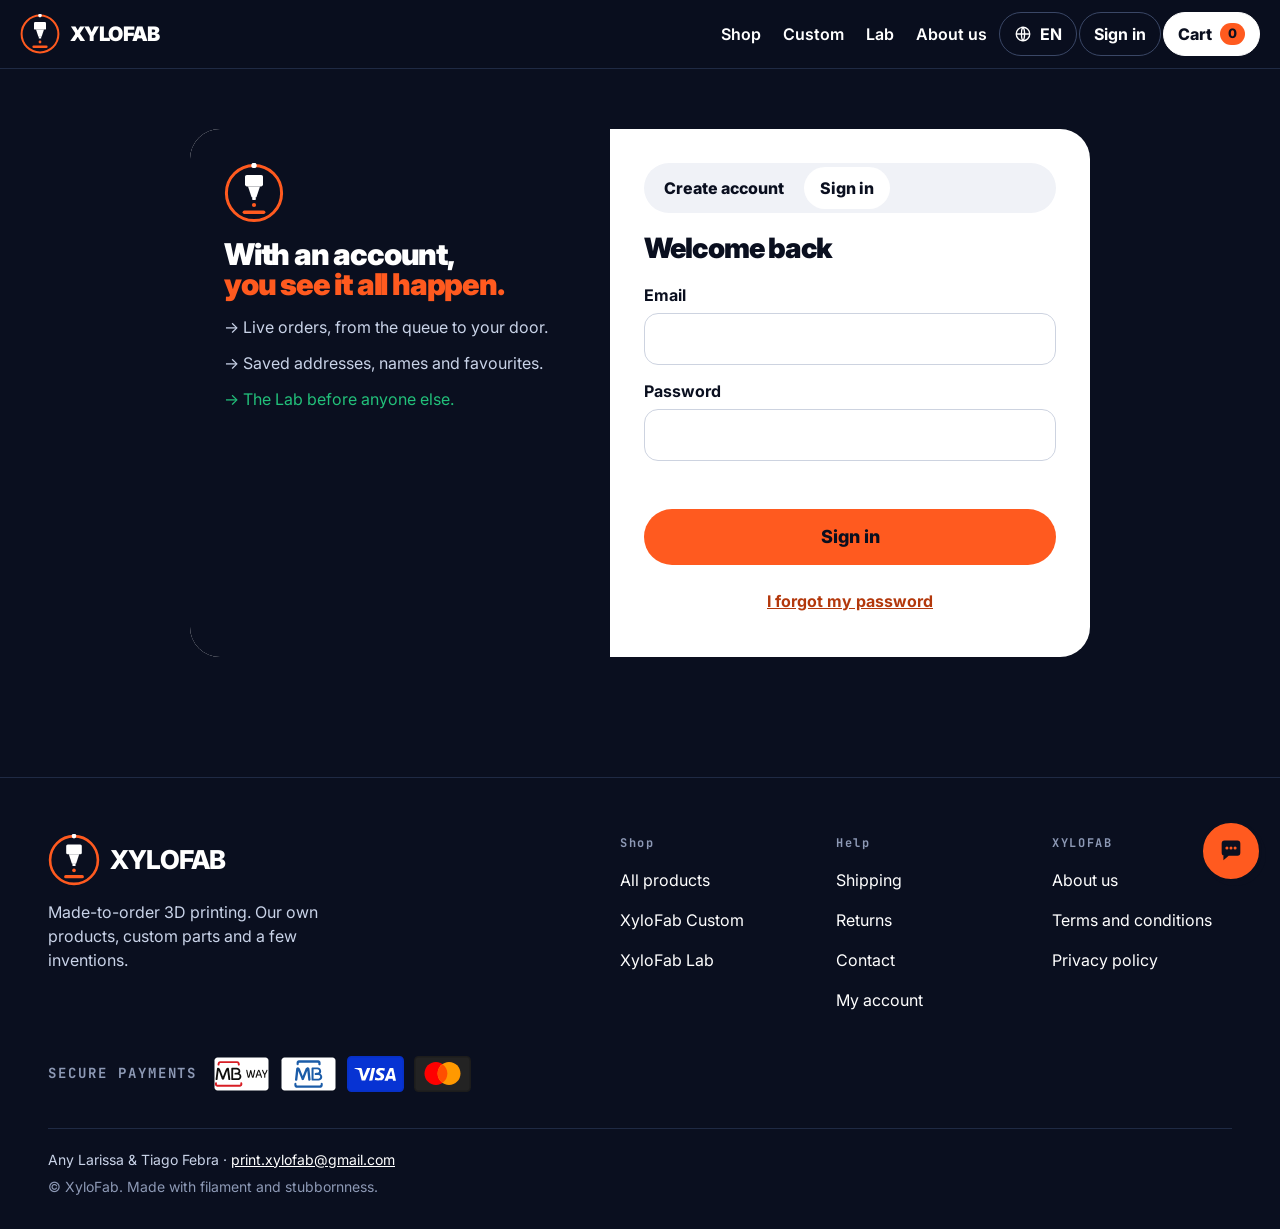
<file: conta.html>
<!doctype html>
<html lang="pt">
<head>
<meta charset="utf-8">
<meta name="viewport" content="width=device-width, initial-scale=1">
<title>A minha conta · XyloFab</title>
<meta property="og:type" content="website">
<meta property="og:site_name" content="XyloFab">
<meta property="og:title" content="A minha conta · XyloFab">
<meta property="og:description" content="XyloFab: impressão 3D por encomenda. Produtos próprios, peças à medida e o XyloFab Lab.">
<meta property="og:url" content="https://xylofab.github.io/conta.html">
<meta property="og:image" content="https://xylofab.github.io/assets/og.png">
<meta property="og:image:width" content="1200">
<meta property="og:image:height" content="630">
<meta property="og:image:alt" content="Logótipo XyloFab: bico de impressora dentro de um anel laranja">
<meta property="og:locale" content="pt_PT">
<meta name="twitter:card" content="summary_large_image">
<meta name="twitter:image" content="https://xylofab.github.io/assets/og.png">
<meta name="theme-color" content="#0A0F1F">
<link rel="icon" href="assets/logo.svg" type="image/svg+xml">
<link rel="apple-touch-icon" href="assets/apple-touch-icon.png">
<link rel="preconnect" href="https://fonts.googleapis.com">
<link rel="stylesheet" href="https://fonts.googleapis.com/css2?family=Inter:wght@400;600;800;900&family=JetBrains+Mono:wght@500;700&display=swap">
<link rel="stylesheet" href="assets/site.css?v=5">
<style>
.side button { flex: 1 1 200px; font: inherit; font-weight: 700; text-align: left; min-height: 48px; padding: 0 14px; border-radius: 14px; border: 0; cursor: pointer; background: transparent; color: #fff; display: flex; align-items: center; justify-content: space-between; gap: 8px; }
.side button[aria-current="page"] { background: #fff; color: var(--ink); }
.row { font: inherit; text-align: left; color: #fff; background: var(--ink-2); border: 0; border-radius: 20px; padding: 20px; cursor: pointer; display: flex; flex-wrap: wrap; align-items: center; justify-content: space-between; gap: 14px; width: 100%; transition: transform .25s, background-color .25s; }
.row:hover { transform: translateX(4px); background: #17213B; }
.status { font-weight: 800; padding: 6px 12px; border-radius: 999px; color: var(--ink); }
.steps { margin: 0; padding: 0; list-style: none; display: grid; grid-template-columns: repeat(auto-fit, minmax(110px, 1fr)); gap: 10px; }
.steps li { display: flex; flex-direction: column; gap: 8px; font-weight: 800; }
.steps li span { height: 6px; border-radius: 3px; background: var(--line); }
.star { width: 50px; height: 50px; border-radius: 12px; border: 0; background: var(--ink); cursor: pointer; font-size: 26px; color: var(--line-2); }
.star[aria-pressed="true"] { color: #FFB020; }
.auth-tabs { display: flex; gap: 4px; background: #F0F2F7; padding: 4px; border-radius: 999px; }
.auth-tabs button { font: inherit; font-weight: 800; min-height: 42px; padding: 0 16px; border-radius: 999px; border: 0; cursor: pointer; background: transparent; color: var(--ink); }
.auth-tabs button[aria-selected="true"] { background: #fff; }
</style>
</head>
<body data-page="conta">
<header id="site-header"></header>
<main id="app" class="wrap" style="padding-top: 36px; padding-bottom: 96px"></main>
<footer id="site-footer"></footer>
<script src="assets/config.js?v=1"></script>
<script src="assets/site.js?v=10"></script>
<script>
(function () {
  var $ = function (id) { return document.getElementById(id); };
  var L = XF.L;
  var qs = new URLSearchParams(location.search);
  var st = { mode: qs.get('repor') ? 'reset' : qs.get('criar') ? 'signup' : 'login', email: qs.get('email') || '', name: '', error: '', info: '', tab: 'resumo', order: null, rating: {}, confirm: false, adding: false };
  var STEPS = ['paga', 'fila', 'imprimir', 'enviada', 'entregue'];
  var STEP_NAMES = { paga: ['Paga', 'Paid'], fila: ['Na fila', 'In queue'], imprimir: ['A imprimir', 'Printing'], enviada: ['Enviada', 'Shipped'], entregue: ['Entregue', 'Delivered'] };
  var STEP_COL = { paga: '#C9D3E8', fila: '#C9D3E8', imprimir: '#FF5A1F', enviada: '#FFB020', entregue: '#22C07A' };
  var sn = function (s) { return XF.L(STEP_NAMES[s][0], STEP_NAMES[s][1]); };

  /* ---------- entrar / criar conta ---------- */
  function authView() {
    var m = st.mode;
    var title = { signup: L('Cria a tua conta', 'Create your account'), login: L('Bem-vindo de volta', 'Welcome back'), forgot: L('Recuperar a palavra-passe', 'Reset your password'), reset: L('Nova palavra-passe', 'New password'), sent: L('Está a caminho', 'On its way') }[m];
    var body = '';
    if (m === 'sent' && XF.API) body = '<div style="background:#EAF8F1;color:#146C45;border-radius:16px;padding:16px;font-weight:700">' + L('Se houver uma conta com ', 'If there is an account for ') + XF.esc(st.email) + L(', enviámos um link para escolheres uma palavra-passe nova. Vê também o spam.', ', we sent a link to choose a new password. Check your spam folder too.') + '</div><button type="button" class="link-btn" style="color:#3B4664" data-mode="login">← ' + L('Voltar', 'Back') + '</button>';
    else if (m === 'sent') body = '<div style="background:#EAF8F1;color:#146C45;border-radius:16px;padding:16px;font-weight:700">' + L('No site real, enviamos um link para ', 'On the live site we send a link to ') + XF.esc(st.email) + L('. No modo de teste, cria uma conta nova com outra palavra-passe.', '. In test mode, create a new account with another password.') + '</div><button type="button" class="link-btn" style="color:#3B4664" data-mode="login">← ' + L('Voltar', 'Back') + '</button>';
    else body =
      (m === 'reset' ? '<label class="field">' + L('Palavra-passe nova', 'New password') + '<input id="a-newpw" type="password" autocomplete="new-password"></label>' : '') +
      (m === 'signup' ? '<label class="field">' + L('Nome', 'Name') + '<input id="a-name" autocomplete="name" value="' + XF.esc(st.name) + '"></label>' : '') +
      (m !== 'reset' ? '<label class="field">Email<input id="a-email" type="email" autocomplete="email" value="' + XF.esc(st.email) + '"></label>' : '') +
      (m !== 'forgot' && m !== 'reset' ? '<label class="field">' + L('Palavra-passe', 'Password') + '<input id="a-pw" type="password" autocomplete="' + (m === 'signup' ? 'new-password' : 'current-password') + '"></label>' : '') +
      (m === 'signup' ? '<label class="check"><input id="a-terms" type="checkbox"><span>' + L('Aceito os <a href="termos.html" style="color:#B3380C">termos</a> e a <a href="privacidade.html" style="color:#B3380C">política de privacidade</a>', 'I accept the <a href="termos.html" style="color:#B3380C">terms</a> and the <a href="privacidade.html" style="color:#B3380C">privacy policy</a>') + '</span></label><label class="check"><input id="a-lab" type="checkbox" checked style="accent-color:#22C07A"><span>' + L('Quero saber primeiro das novidades do Lab', 'Tell me first about Lab news') + '</span></label>' : '') +
      '<p class="error" role="alert">' + XF.esc(st.error) + '</p>' +
      '<button type="submit" class="btn btn-orange btn-big">' + { signup: L('Criar conta', 'Create account'), login: L('Entrar', 'Sign in'), forgot: L('Enviar link', 'Send link'), reset: L('Guardar e entrar', 'Save and sign in') }[m] + '</button>' +
      (m === 'login' ? '<button type="button" class="link-btn" style="color:#B3380C" data-mode="forgot">' + L('Esqueci-me da palavra-passe', 'I forgot my password') + '</button>' : '') +
      (m === 'forgot' ? '<button type="button" class="link-btn" style="color:#3B4664" data-mode="login">← ' + L('Voltar', 'Back') + '</button>' : '');
    return '<div class="sheet light" style="margin:24px auto;background:#fff;color:var(--ink)">' +
      '<div style="flex:1 1 280px;background:var(--ink);color:#fff;padding:34px;display:flex;flex-direction:column;gap:16px"><span style="width:60px;height:60px;display:inline-flex">' + XF.LOGO + '</span><p style="margin:0;font-size:30px;font-weight:900;letter-spacing:-.04em;line-height:1">' + L('Com conta,<br><span style="color:#FF5A1F">vês tudo a acontecer.</span>', 'With an account,<br><span style="color:#FF5A1F">you see it all happen.</span>') + '</p>' +
      '<ul style="margin:0;padding:0;list-style:none;display:flex;flex-direction:column;gap:12px;color:var(--mist)"><li>→ ' + L('Encomendas ao vivo, da fila até à porta.', 'Live orders, from the queue to your door.') + '</li><li>→ ' + L('Moradas, nomes e favoritos guardados.', 'Saved addresses, names and favourites.') + '</li><li style="color:#22C07A">→ ' + L('O Lab antes de toda a gente.', 'The Lab before anyone else.') + '</li></ul></div>' +
      '<form id="auth" novalidate style="flex:1 1 340px;padding:34px;display:flex;flex-direction:column;gap:14px">' +
      (m === 'signup' || m === 'login' ? '<div class="auth-tabs" role="tablist"><button type="button" role="tab" aria-selected="' + (m === 'signup') + '" data-mode="signup">' + L('Criar conta', 'Create account') + '</button><button type="button" role="tab" aria-selected="' + (m === 'login') + '" data-mode="login">' + L('Entrar', 'Sign in') + '</button></div>' : '') +
      '<h1 style="margin:0;font-size:28px;font-weight:900;letter-spacing:-.03em">' + title + '</h1>' + body + '</form></div>';
  }

  /* ---------- área de cliente ---------- */
  function myOrders(u) { return XF.API ? XF.orders() : XF.orders().filter(function (o) { return o.email === u.email; }); }
  function navView(u) {
    var os = myOrders(u), toRate = os.filter(function (o) { return o.status === 'entregue' && !o.review; }).length;
    var items = [['resumo', L('Resumo', 'Overview')], ['encomendas', L('Encomendas', 'Orders'), os.length || ''], ['moradas', L('Moradas', 'Addresses')], ['guardados', L('Nomes e favoritos', 'Names and favourites')], ['lab', 'Lab'], ['opinioes', L('Opiniões', 'Reviews'), toRate || ''], ['definicoes', L('Definições', 'Settings')]];
    return '<nav class="side" aria-label="' + L('A minha conta', 'My account') + '" style="flex:1 1 230px;display:flex;flex-direction:column;gap:4px"><p class="mono small" style="margin:0 0 8px 12px;font-weight:700;letter-spacing:.14em">' + L('A MINHA CONTA', 'MY ACCOUNT') + '</p><div style="display:flex;flex-wrap:wrap;gap:4px">' +
      items.map(function (it) { return '<button type="button" data-tab="' + it[0] + '"' + (st.tab === it[0] ? ' aria-current="page"' : '') + '>' + it[1] + (it[2] ? '<span class="badge">' + it[2] + '</span>' : '') + '</button>'; }).join('') +
      '</div><button type="button" class="link-btn" data-logout style="text-align:left;padding-left:14px;margin-top:8px">' + L('Sair', 'Sign out') + '</button></nav>';
  }
  function timeline(o) {
    var idx = STEPS.indexOf(o.status);
    return '<ol class="steps">' + STEPS.map(function (s, i) {
      var cls = i === idx && s === 'imprimir' ? ' class="bar-stripes"' : '';
      var col = i < idx ? '#22C07A' : i === idx ? STEP_COL[s] : 'var(--line)';
      return '<li style="color:' + (i <= idx ? '#fff' : 'var(--mute)') + '"><span' + cls + ' style="background-color:' + col + '"></span>' + sn(s) + '</li>';
    }).join('') + '</ol>';
  }
  function areaView(u) {
    var os = myOrders(u), tab = st.tab, out = '';
    if (tab === 'resumo') {
      var live = os.filter(function (o) { return o.status !== 'entregue'; })[0];
      out = '<h1 class="h-l">' + L('Olá, ', 'Hi, ') + XF.esc(u.name.split(' ')[0]) + '.</h1>' +
        (live ? '<button type="button" class="row" style="background:#FF5A1F;color:var(--ink);flex-direction:column;align-items:flex-start" data-order="' + live.id + '"><span class="mono" style="font-weight:700;font-size:13px;letter-spacing:.1em">' + sn(live.status).toUpperCase() + ' · ' + live.id + '</span><span style="font-size:24px;font-weight:900">' + XF.esc(live.items.map(function (i) { return i.qty + '× ' + i.name; }).join(', ')) + '</span><span style="font-weight:700">' + L('Ver detalhes →', 'See details →') + '</span></button>'
              : '<div class="card card-pad" style="display:flex;flex-direction:column;gap:12px;align-items:flex-start"><span style="font-size:22px;font-weight:900">' + L('Ainda não tens encomendas.', 'No orders yet.') + '</span><a class="btn btn-orange" href="loja.html">' + L('Ir à loja', 'Go to the shop') + '</a></div>') +
        '<div style="display:grid;grid-template-columns:repeat(auto-fit,minmax(190px,1fr));gap:14px"><button type="button" class="row" data-tab="encomendas" style="flex-direction:column;align-items:flex-start"><span style="font-size:30px;font-weight:900;color:#FF5A1F">' + os.length + '</span>' + L('encomendas', 'orders') + '</button><button type="button" class="row" data-tab="moradas" style="flex-direction:column;align-items:flex-start"><span style="font-size:30px;font-weight:900;color:#FFB020">' + (u.addresses || []).length + '</span>' + L('moradas guardadas', 'saved addresses') + '</button><button type="button" class="row" data-tab="lab" style="flex-direction:column;align-items:flex-start"><span style="font-size:30px;font-weight:900;color:#22C07A">Lab</span>' + (u.lab ? L('estás na lista', 'you are on the list') : L('não estás na lista', 'not on the list')) + '</button></div>';
    }
    if (tab === 'encomendas' && !st.order) {
      out = '<h1 class="h-l">' + L('Encomendas', 'Orders') + '</h1>' + (os.length ? os.map(function (o) {
        return '<button type="button" class="row" data-order="' + o.id + '"><span style="display:flex;flex-direction:column;gap:4px"><span class="mono small" style="font-weight:700">' + (o.code || o.id) + ' · ' + new Date(o.date).toLocaleDateString(XF.lang) + '</span><span style="font-size:18px;font-weight:800">' + XF.esc(o.items.map(function (i) { return i.qty + '× ' + i.name; }).join(', ')) + '</span></span><span style="display:flex;align-items:center;gap:14px"><span class="status" style="background:' + STEP_COL[o.status] + '">' + sn(o.status) + '</span><span class="mono" style="font-weight:700">' + XF.euro(o.total) + '</span></span></button>';
      }).join('') : '<p class="lead">' + L('Ainda não fizeste nenhuma encomenda.', 'You have not placed any orders yet.') + '</p>');
    }
    if (tab === 'encomendas' && st.order) {
      var o = os.filter(function (x) { return x.id === st.order; })[0];
      if (!o) { st.order = null; return areaView(u); }
      var z = XF.SHIP[o.zone];
      out = '<button type="button" class="btn btn-ghost" data-back style="align-self:flex-start">← ' + L('Encomendas', 'Orders') + '</button>' +
        '<div style="display:flex;flex-wrap:wrap;justify-content:space-between;gap:12px;align-items:flex-end"><div><span class="mono small" style="font-weight:700">' + (o.code || o.id) + '</span><h1 class="h-m">' + XF.esc(o.items.map(function (i) { return i.qty + '× ' + i.name + (i.custom ? ' "' + i.custom + '"' : ''); }).join(', ')) + '</h1></div><span class="status" style="background:' + STEP_COL[o.status] + '">' + sn(o.status) + '</span></div>' + timeline(o) +
        '<div style="display:grid;grid-template-columns:repeat(auto-fit,minmax(220px,1fr));gap:14px"><div class="card card-pad"><span class="mono small" style="font-weight:700">' + L('ENTREGA', 'DELIVERY') + '</span><p style="margin:6px 0 0">' + XF.esc(o.address.line) + '<br>' + XF.esc(o.address.zip + ' ' + o.address.city) + '</p><p class="small" style="margin:6px 0 0">CTT · ' + XF.esc(XF.f(z)) + ' · ' + XF.esc(XF.f(z.days)) + '</p></div>' +
        '<div class="card card-pad"><span class="mono small" style="font-weight:700">' + L('PAGAMENTO', 'PAYMENT') + '</span><p style="margin:6px 0 0">' + ({ mbway: 'MB WAY', mb_way: 'MB WAY', multibanco: 'Multibanco', cartao: L('Cartão', 'Card'), card: L('Cartão', 'Card') }[o.method] || 'Stripe') + '</p><p class="small" style="margin:6px 0 0">' + L('Portes ', 'Shipping ') + (o.shipping == null ? L('a combinar', 'to be agreed') : XF.euro(o.shipping)) + ' · Total ' + XF.euro(o.total) + '</p></div></div>' +
        '<div style="display:flex;flex-wrap:wrap;gap:10px"><button type="button" class="btn btn-orange" data-reorder="' + o.id + '">' + L('Voltar a encomendar', 'Order again') + '</button>' +
        (o.status === 'fila' || o.status === 'paga' ? '<button type="button" class="btn btn-ghost" data-cancel="' + o.id + '">' + L('Cancelar encomenda', 'Cancel order') + '</button>' : '') +
        '<a class="btn btn-ghost" href="mailto:' + XF.EMAIL + '?subject=' + encodeURIComponent(L('Ajuda com a encomenda ', 'Help with order ') + o.id) + '">' + L('Preciso de ajuda', 'I need help') + '</a>' +
        (XF.TEST && o.status !== 'entregue' ? '<button type="button" class="btn btn-green" data-next="' + o.id + '">' + L('Teste: avançar fase', 'Test: next step') + '</button>' : '') + '</div>';
    }
    if (tab === 'moradas') {
      var as = u.addresses || [];
      out = '<div style="display:flex;flex-wrap:wrap;justify-content:space-between;align-items:center;gap:12px"><h1 class="h-l">' + L('Moradas', 'Addresses') + '</h1><button type="button" class="btn btn-white" data-addaddr>' + (st.adding ? L('Cancelar', 'Cancel') : L('Nova morada', 'New address')) + '</button></div>' +
        (st.adding ? '<form id="addr" class="card card-pad" style="display:grid;grid-template-columns:repeat(auto-fit,minmax(200px,1fr));gap:12px;align-items:end"><label class="field">' + L('Nome da morada', 'Label') + '<input name="label" placeholder="' + L('Casa', 'Home') + '"></label><label class="field" style="grid-column:span 2">' + L('Morada', 'Address') + '<input name="line" autocomplete="street-address"></label><label class="field">' + L('Código postal', 'Postcode') + '<input name="zip" autocomplete="postal-code"></label><label class="field">' + L('Localidade', 'City') + '<input name="city" autocomplete="address-level2"></label><label class="field">' + L('País', 'Country') + '<select name="country">' + XF.countries().map(function (c) { return '<option value="' + c.code + '">' + XF.esc(c.name) + '</option>'; }).join('') + '</select></label><button type="submit" class="btn btn-orange">' + L('Guardar morada', 'Save address') + '</button></form>' : '') +
        (as.length ? as.map(function (a, i) { return '<div class="card card-pad" style="display:flex;flex-wrap:wrap;justify-content:space-between;align-items:center;gap:12px;border:2px solid ' + (a.def ? '#22C07A' : 'transparent') + '"><span><b style="font-size:18px">' + XF.esc(a.label) + '</b>' + (a.def ? ' <span class="status" style="background:#22C07A;font-size:12px;padding:3px 8px">' + L('PREDEFINIDA', 'DEFAULT') + '</span>' : '') + '<br><span class="muted">' + XF.esc(a.line + ', ' + (a.zip || '') + ' ' + (a.city || '')) + '</span></span><span style="display:flex;gap:8px">' + (a.def ? '' : '<button type="button" class="btn btn-ghost" data-defaddr="' + i + '">' + L('Tornar predefinida', 'Make default') + '</button>') + '<button type="button" class="link-btn" style="color:#FF8A8A" data-deladdr="' + i + '">' + L('Apagar', 'Delete') + '</button></span></div>'; }).join('') : '<p class="lead">' + L('Ainda não tens moradas guardadas. A primeira compra guarda uma sozinha.', 'No saved addresses yet. Your first order saves one automatically.') + '</p>');
    }
    if (tab === 'guardados') {
      var favs = XF.load('xf-favs', []);
      out = '<h1 class="h-l">' + L('Nomes e favoritos', 'Names and favourites') + '</h1><div style="display:flex;flex-wrap:wrap;gap:16px;align-items:flex-start"><div class="card card-pad" style="flex:1 1 300px;display:flex;flex-direction:column;gap:12px"><h2 style="margin:0;font-size:22px;font-weight:900">' + L('Nomes guardados', 'Saved names') + '</h2><p class="muted" style="margin:0;font-size:15px">' + L('Para os produtos com nome.', 'For name products.') + '</p><div class="chips">' +
        (u.names || []).map(function (n, i) { return '<span style="display:inline-flex;align-items:center;gap:6px;background:#FF5A1F;color:var(--ink);font-weight:800;padding:6px 6px 6px 14px;border-radius:999px">' + XF.esc(n) + '<button type="button" data-delname="' + i + '" aria-label="' + L('Tirar', 'Remove') + ' ' + XF.esc(n) + '" style="width:30px;height:30px;border-radius:999px;border:0;background:rgba(10,15,31,.15);cursor:pointer">×</button></span>'; }).join('') +
        '</div><form id="nameform" style="display:flex;gap:8px"><label class="sr" for="newname">' + L('Novo nome', 'New name') + '</label><input id="newname" class="input" maxlength="10" placeholder="' + L('Novo nome', 'New name') + '"><button type="submit" class="btn btn-white">' + L('Juntar', 'Add') + '</button></form></div>' +
        '<div class="card card-pad" style="flex:1 1 300px;display:flex;flex-direction:column;gap:12px"><h2 style="margin:0;font-size:22px;font-weight:900">' + L('Favoritos', 'Favourites') + '</h2>' +
        (favs.length ? favs.map(function (id) { var p = XF.product(id); if (!p) return ''; return '<div style="display:flex;align-items:center;gap:12px"><span style="width:48px;height:48px;border-radius:12px;background:' + p.tile + '"></span><span style="flex:1"><b>' + XF.esc(XF.pt(p).name) + '</b><br><span class="mono small">' + XF.euro(p.price) + '</span></span><button type="button" class="btn btn-orange" data-favadd="' + id + '">' + XF.t('add') + '</button></div>'; }).join('') : '<p class="muted" style="margin:0">' + L('Ainda não tens favoritos. Toca no coração na loja.', 'No favourites yet. Tap the heart in the shop.') + '</p>') + '</div></div>';
    }
    if (tab === 'lab') {
      var ideas = XF.API ? (u.ideas || []) : XF.load('xf-lab', []); if (!Array.isArray(ideas)) ideas = [];
      if (!XF.API) ideas = ideas.filter(function (x) { return x && typeof x === 'object' && x.email === u.email; });
      out = '<section style="border:2px solid #22C07A;border-radius:28px;padding:clamp(22px,4vw,40px);display:flex;flex-direction:column;gap:16px"><span class="mono" style="font-weight:700;letter-spacing:.14em;color:#22C07A">XYLOFAB LAB</span><h1 class="h-l">' + L('A tua ideia, connosco.', 'Your idea, with us.') + '</h1>' +
        '<ol style="margin:0;padding-left:22px;display:flex;flex-direction:column;gap:8px;font-size:17px"><li>' + L('Contas-nos a ideia em poucas linhas, sem segredos.', 'You tell us the idea in a few lines, no secrets.') + '</li><li>' + L('Assinamos os dois um NDA (acordo de confidencialidade).', 'We both sign an NDA (non-disclosure agreement).') + '</li><li>' + L('Desenhamos, imprimimos protótipos e afinamos contigo.', 'We design, print prototypes and fine-tune with you.') + '</li></ol>' +
        '<a class="btn btn-green btn-big" href="index.html#lab-ideia" style="align-self:flex-start">' + L('Contar uma ideia', 'Tell us an idea') + '</a>' +
        (ideas.length ? '<div style="display:flex;flex-direction:column;gap:10px"><b>' + L('As tuas ideias enviadas', 'Ideas you sent') + '</b>' + ideas.map(function (x) { return '<div class="card card-pad"><span class="mono small">' + new Date(x.at).toLocaleDateString(XF.lang) + ' · ' + L('À ESPERA DO NDA', 'WAITING FOR NDA') + '</span><p style="margin:6px 0 0">' + XF.esc(x.idea) + '</p></div>'; }).join('') + '</div>' : '') +
        '<label class="check" style="font-weight:800"><input type="checkbox" data-lab' + (u.lab ? ' checked' : '') + ' style="accent-color:#22C07A;width:24px;height:24px">' + L('Quero saber das novidades do Lab', 'Tell me about Lab news') + '</label></section>';
    }
    if (tab === 'opinioes') {
      var done = os.filter(function (o) { return o.status === 'entregue'; });
      out = '<h1 class="h-l">' + L('Opiniões', 'Reviews') + '</h1>' + (done.length ? done.map(function (o) {
        if (o.review) return '<div class="card card-pad"><b>' + (o.code || o.id) + '</b> · <span style="color:#FFB020">' + '★★★★★'.slice(0, o.review.stars) + '</span><p class="muted" style="margin:6px 0 0">' + XF.esc(o.review.text) + '</p><p class="small" style="margin:6px 0 0">' + (o.review.state === 'aprovada' ? L('Aprovada. Já está no site.', 'Approved. It is on the site now.') : o.review.state === 'recusada' ? L('Não foi publicada.', 'It was not published.') : L('À espera de aprovação para aparecer no site.', 'Waiting for approval before it shows on the site.')) + '</p></div>';
        var r = st.rating[o.id] || 0;
        return '<form class="card card-pad" data-review="' + o.id + '" style="display:flex;flex-direction:column;gap:12px"><b>' + L('Como ficou ', 'How was ') + XF.esc(o.items[0].name) + '?</b><div style="display:flex;gap:6px" role="group" aria-label="' + L('Estrelas', 'Stars') + '">' + [1, 2, 3, 4, 5].map(function (n) { return '<button type="button" class="star" data-star="' + o.id + ':' + n + '" aria-pressed="' + (n <= r) + '" aria-label="' + n + '/5">★</button>'; }).join('') + '</div><label class="field">' + L('Em poucas palavras', 'In a few words') + '<textarea name="text"></textarea></label><label class="check"><input type="checkbox" name="public" checked><span>' + L('Podem mostrar no site com as minhas iniciais', 'You may show it on the site with my initials') + '</span></label><div><button type="submit" class="btn btn-orange">' + L('Enviar opinião', 'Send review') + '</button></div></form>';
      }).join('') : '<p class="lead">' + (XF.API ? L('Quando uma encomenda for entregue, podes avaliá-la aqui.', 'Once an order is delivered you can review it here.') : L('Quando uma encomenda for entregue, podes avaliá-la aqui. (No teste, usa "avançar fase" numa encomenda até ficar entregue.)', 'Once an order is delivered you can review it here. (In test mode, use "next step" on an order until it is delivered.)')) + '</p>');
    }
    if (tab === 'definicoes') {
      out = '<h1 class="h-l">' + L('Definições', 'Settings') + '</h1>' +
        '<form id="prof" class="card card-pad" style="display:grid;grid-template-columns:repeat(auto-fit,minmax(220px,1fr));gap:14px;align-items:end"><h2 style="margin:0;font-size:20px;font-weight:900;grid-column:1/-1">' + L('Os meus dados', 'My details') + '</h2><label class="field">' + L('Nome', 'Name') + '<input name="name" value="' + XF.esc(u.name) + '" autocomplete="name"></label><label class="field">Email<input value="' + XF.esc(u.email) + '" disabled></label><label class="field">' + L('Palavra-passe nova', 'New password') + '<input name="pw" type="password" autocomplete="new-password"></label><button type="submit" class="btn btn-orange">' + L('Guardar', 'Save') + '</button></form>' +
        '<div class="card card-pad" style="display:flex;flex-direction:column;gap:10px"><h2 style="margin:0;font-size:20px;font-weight:900">' + L('Avisos', 'Notifications') + '</h2><label class="check"><input type="checkbox" data-pref="notifyEmail"' + (u.notifyEmail !== false ? ' checked' : '') + '>' + L('Por email', 'By email') + '</label><label class="check"><input type="checkbox" data-pref="notifyWa"' + (u.notifyWa ? ' checked' : '') + ' style="accent-color:#22C07A">' + L('Por WhatsApp', 'By WhatsApp') + '</label>' +
        (u.notifyWa ? '<label class="field" style="max-width:320px">' + L('O teu número de WhatsApp', 'Your WhatsApp number') + '<input data-wa type="tel" autocomplete="tel" value="' + XF.esc(u.wa || '') + '"></label>' : '') +
        '<label class="field" style="max-width:260px">' + L('Língua', 'Language') + '<select data-langsel>' + ['pt', 'en', 'es', 'fr', 'de', 'it', 'nl', 'pl', 'ro', 'sv', 'da', 'fi', 'el', 'cs', 'sk', 'hu', 'bg', 'hr', 'sl', 'et', 'lv', 'lt', 'mt', 'ga'].map(function (c) { return '<option value="' + c + '"' + (c === XF.lang ? ' selected' : '') + '>' + c.toUpperCase() + '</option>'; }).join('') + '</select></label></div>' +
        '<div class="card card-pad" style="display:flex;flex-direction:column;gap:12px"><h2 style="margin:0;font-size:20px;font-weight:900">' + L('Privacidade', 'Privacy') + '</h2><div style="display:flex;flex-wrap:wrap;gap:10px"><button type="button" class="btn btn-ghost" data-export>' + L('Descarregar os meus dados', 'Download my data') + '</button>' + (st.confirm ? '' : '<button type="button" class="btn btn-ghost" style="border-color:#FF8A8A;color:#FF8A8A" data-askdel>' + L('Apagar a conta', 'Delete my account') + '</button>') + '</div>' +
        (st.confirm ? '<div role="alert" style="background:#2A1218;border:1px solid #FF8A8A;border-radius:16px;padding:18px;display:flex;flex-direction:column;gap:12px"><b>' + L('Tens a certeza? Apagamos a conta, as moradas e os nomes guardados.', 'Are you sure? We delete your account, addresses and saved names.') + '</b><div style="display:flex;gap:10px;flex-wrap:wrap"><button type="button" class="btn" style="background:#FF8A8A;color:var(--ink)" data-dodel>' + L('Sim, apagar', 'Yes, delete') + '</button><button type="button" class="btn btn-ghost" data-nodel>' + L('Cancelar', 'Cancel') + '</button></div></div>' : '') + '</div>';
    }
    return '<div style="display:flex;flex-wrap:wrap;gap:28px;align-items:flex-start">' + navView(u) + '<section style="flex:999 1 560px;min-width:0;display:flex;flex-direction:column;gap:18px;animation:rise .4s ease both">' + out + '</section></div>';
  }

  function render() {
    var u = XF.profile();
    $('app').innerHTML = u ? areaView(u) : authView();
  }
  function rerenderHeader() { XF.mount(); }

  /* ---------- eventos ---------- */
  document.addEventListener('click', function (e) {
    var t = e.target, el;
    if ((el = t.closest('[data-mode]'))) { st.mode = el.dataset.mode; st.error = ''; render(); return; }
    if ((el = t.closest('[data-tab]'))) { st.tab = el.dataset.tab; st.order = null; st.confirm = false; render(); scrollTo(0, 0); return; }
    if ((el = t.closest('[data-order]'))) { st.tab = 'encomendas'; st.order = el.dataset.order; render(); return; }
    if (t.closest('[data-back]')) { st.order = null; render(); return; }
    if (t.closest('[data-logout]')) { XF.logout(); rerenderHeader(); render(); return; }
    var u = XF.profile(); if (!u) return;
    var orders = XF.orders(), find = function (id) { return orders.filter(function (o) { return o.id === id; })[0]; };
    if ((el = t.closest('[data-next]'))) { var o = find(el.dataset.next); o.status = STEPS[Math.min(STEPS.length - 1, STEPS.indexOf(o.status) + 1)]; XF.save('xf-orders', orders); XF.toast(L('Fase: ', 'Step: ') + sn(o.status)); render(); return; }
    if ((el = t.closest('[data-cancel]')) && XF.API) { el.disabled = true; XF.cancelOrder(el.dataset.cancel).then(function () { st.order = null; XF.toast(L('Encomenda cancelada. O dinheiro vai ser devolvido.', 'Order cancelled. The money will be refunded.')); render(); }, function (err) { el.disabled = false; XF.toast(err.message); }); return; }
    if ((el = t.closest('[data-cancel]'))) { XF.save('xf-orders', orders.filter(function (o) { return o.id !== el.dataset.cancel; })); st.order = null; XF.toast(L('Encomenda cancelada. No site real, o dinheiro é devolvido.', 'Order cancelled. On the live site the money is refunded.')); render(); return; }
    if ((el = t.closest('[data-reorder]'))) { find(el.dataset.reorder).items.forEach(function (i) { XF.addToCart(i.id, { color: i.color, custom: i.custom, qty: i.qty }); }); return; }
    if (t.closest('[data-addaddr]')) { st.adding = !st.adding; render(); return; }
    if ((el = t.closest('[data-defaddr]'))) { u.addresses.forEach(function (a, i) { a.def = i === +el.dataset.defaddr; }); XF.saveProfile(u); render(); return; }
    if ((el = t.closest('[data-deladdr]'))) { var was = u.addresses[+el.dataset.deladdr].def; u.addresses.splice(+el.dataset.deladdr, 1); if (was && u.addresses[0]) u.addresses[0].def = true; XF.saveProfile(u); render(); return; }
    if ((el = t.closest('[data-delname]'))) { u.names.splice(+el.dataset.delname, 1); XF.saveProfile(u); render(); return; }
    if ((el = t.closest('[data-favadd]'))) { var p = XF.product(el.dataset.favadd); if (p.personal) location.href = 'loja.html?ver=' + p.id; else XF.addToCart(p.id); return; }
    if ((el = t.closest('[data-star]'))) { var parts = el.dataset.star.split(':'); st.rating[parts[0]] = +parts[1]; render(); return; }
    if (t.closest('[data-export]') && XF.API) { XF.exportData().then(function (d) { var a2 = document.createElement('a'); a2.href = URL.createObjectURL(new Blob([JSON.stringify(d, null, 2)], { type: 'application/json' })); a2.download = 'xylofab-os-meus-dados.json'; a2.click(); }, function (err) { XF.toast(err.message); }); return; }
    if (t.closest('[data-export]')) {
      var data = { conta: u, encomendas: myOrders(u), favoritos: XF.load('xf-favs', []) }; delete data.conta.pw;
      var a = document.createElement('a'); a.href = URL.createObjectURL(new Blob([JSON.stringify(data, null, 2)], { type: 'application/json' })); a.download = 'xylofab-os-meus-dados.json'; a.click(); return;
    }
    if (t.closest('[data-askdel]')) { st.confirm = true; render(); return; }
    if (t.closest('[data-nodel]')) { st.confirm = false; render(); return; }
    if (t.closest('[data-dodel]') && XF.API) { XF.deleteAccount().then(function () { st.confirm = false; rerenderHeader(); render(); XF.toast(L('Conta apagada.', 'Account deleted.')); }, function (err) { XF.toast(err.message); }); return; }
    if (t.closest('[data-dodel]')) { var us = XF.load('xf-users', {}); delete us[u.email]; XF.save('xf-users', us); XF.logout(); st.confirm = false; rerenderHeader(); render(); XF.toast(L('Conta apagada.', 'Account deleted.')); return; }
  });
  document.addEventListener('change', function (e) {
    var u = XF.profile(); if (!u) return; var t = e.target;
    if (t.matches('[data-lab]')) { u.lab = t.checked; XF.saveProfile(u); render(); }
    if (t.matches('[data-pref]')) { u[t.dataset.pref] = t.checked; XF.saveProfile(u); render(); }
    if (t.matches('[data-wa]')) { u.wa = t.value; XF.saveProfile(u); XF.toast(L('Guardado.', 'Saved.')); }
    if (t.matches('[data-langsel]')) XF.setLang(t.value);
  });
  document.addEventListener('submit', function (e) {
    var f = e.target; e.preventDefault();
    if (f.id === 'auth') {
      var email = ($('a-email') || {}).value || '', pw = ($('a-pw') || {}).value || '';
      st.email = email;
      if (st.mode === 'signup') {
        st.name = $('a-name').value;
        if (!st.name.trim()) st.error = L('Falta o teu nome.', 'Your name is missing.');
        else if (!XF.validEmail(email)) st.error = L('Esse email não parece certo.', 'That email does not look right.');
        else if (pw.length < 8) st.error = L('A palavra-passe precisa de 8 caracteres ou mais.', 'The password needs 8 characters or more.');
        else if (!$('a-terms').checked) st.error = L('Falta aceitares os termos.', 'Please accept the terms.');
        else st.error = '';
        if (st.error) return render();
        XF.signup(st.name, email, pw, $('a-lab').checked).then(done, fail);
      } else if (st.mode === 'login') {
        if (!XF.validEmail(email)) { st.error = L('Esse email não parece certo.', 'That email does not look right.'); return render(); }
        XF.login(email, pw).then(done, fail);
      } else if (st.mode === 'forgot') {
        if (!XF.validEmail(email)) { st.error = L('Esse email não parece certo.', 'That email does not look right.'); return render(); }
        if (XF.API) { XF.forgot(email).then(function () { st.mode = 'sent'; st.error = ''; render(); }, fail); return; }
        st.mode = 'sent'; st.error = ''; render();
      } else if (st.mode === 'reset') {
        var np = ($('a-newpw') || {}).value || '';
        if (np.length < 8) { st.error = L('A palavra-passe precisa de 8 caracteres ou mais.', 'The password needs 8 characters or more.'); return render(); }
        XF.resetPassword(qs.get('repor'), np).then(function (u2) { history.replaceState(null, '', 'conta.html'); done(u2); }, fail);
      }
      return;
    }
    var u = XF.profile(); if (!u) return;
    if (f.id === 'addr') {
      var d = new FormData(f);
      if (!String(d.get('line')).trim()) { XF.toast(L('Falta a morada.', 'The address is missing.')); return; }
      u.addresses = u.addresses || [];
      u.addresses.push({ label: String(d.get('label')).trim() || L('Morada', 'Address'), line: String(d.get('line')), zip: String(d.get('zip')), city: String(d.get('city')), country: String(d.get('country')), region: 'cont', def: !u.addresses.length });
      XF.saveProfile(u); st.adding = false; XF.toast(L('Morada guardada.', 'Address saved.')); render();
    }
    if (f.id === 'nameform') { var n = $('newname').value.trim().toUpperCase().slice(0, 10); if (n && (u.names || []).indexOf(n) < 0) { u.names = (u.names || []).concat(n); XF.saveProfile(u); } render(); }
    if (f.id === 'prof') {
      var fd = new FormData(f); u.name = String(fd.get('name')).trim() || u.name;
      var newpw = String(fd.get('pw'));
      var fin = function () { XF.saveProfile(u); rerenderHeader(); render(); XF.toast(L('Guardado.', 'Saved.')); };
      if (newpw && XF.API) { if (newpw.length < 8) { XF.toast(L('A palavra-passe precisa de 8 caracteres ou mais.', 'The password needs 8 characters or more.')); return; } XF.changePassword(newpw).then(fin, function (err) { XF.toast(err.message); }); return; }
      if (newpw) { if (newpw.length < 8) { XF.toast(L('A palavra-passe precisa de 8 caracteres ou mais.', 'The password needs 8 characters or more.')); return; } XF.hash(newpw).then(function (h) { u.pw = h; fin(); }); } else fin();
    }
    if (f.dataset.review) {
      var id = f.dataset.review, stars = st.rating[id] || 0;
      if (!stars) { XF.toast(L('Escolhe as estrelas primeiro.', 'Pick the stars first.')); return; }
      if (XF.API) { XF.review(id, stars, f.querySelector('[name=text]').value, f.querySelector('[name=public]').checked).then(function () { XF.toast(L('Obrigado! Fica à espera de aprovação.', 'Thank you! It is waiting for approval.')); render(); }, function (err) { XF.toast(err.message); }); return; }
      var orders = XF.orders(); orders.forEach(function (o) { if (o.id === id) o.review = { stars: stars, text: f.querySelector('[name=text]').value, public: f.querySelector('[name=public]').checked }; });
      XF.save('xf-orders', orders); XF.toast(L('Obrigado! Fica à espera de aprovação.', 'Thank you! It is waiting for approval.')); render();
    }
  });
  function done(u) {
    st.error = ''; rerenderHeader();
    if (qs.get('depois') === 'carrinho') { location.href = 'carrinho.html?passo=dados'; return; }
    render(); XF.toast(L('Olá, ', 'Hi, ') + u.name.split(' ')[0] + '!');
  }
  function fail(err) { st.error = err.message; render(); }
  document.addEventListener('DOMContentLoaded', render);
  document.addEventListener('xf:lang', render);
  document.addEventListener('xf:me', render);
})();
</script>
</body>
</html>
</file>
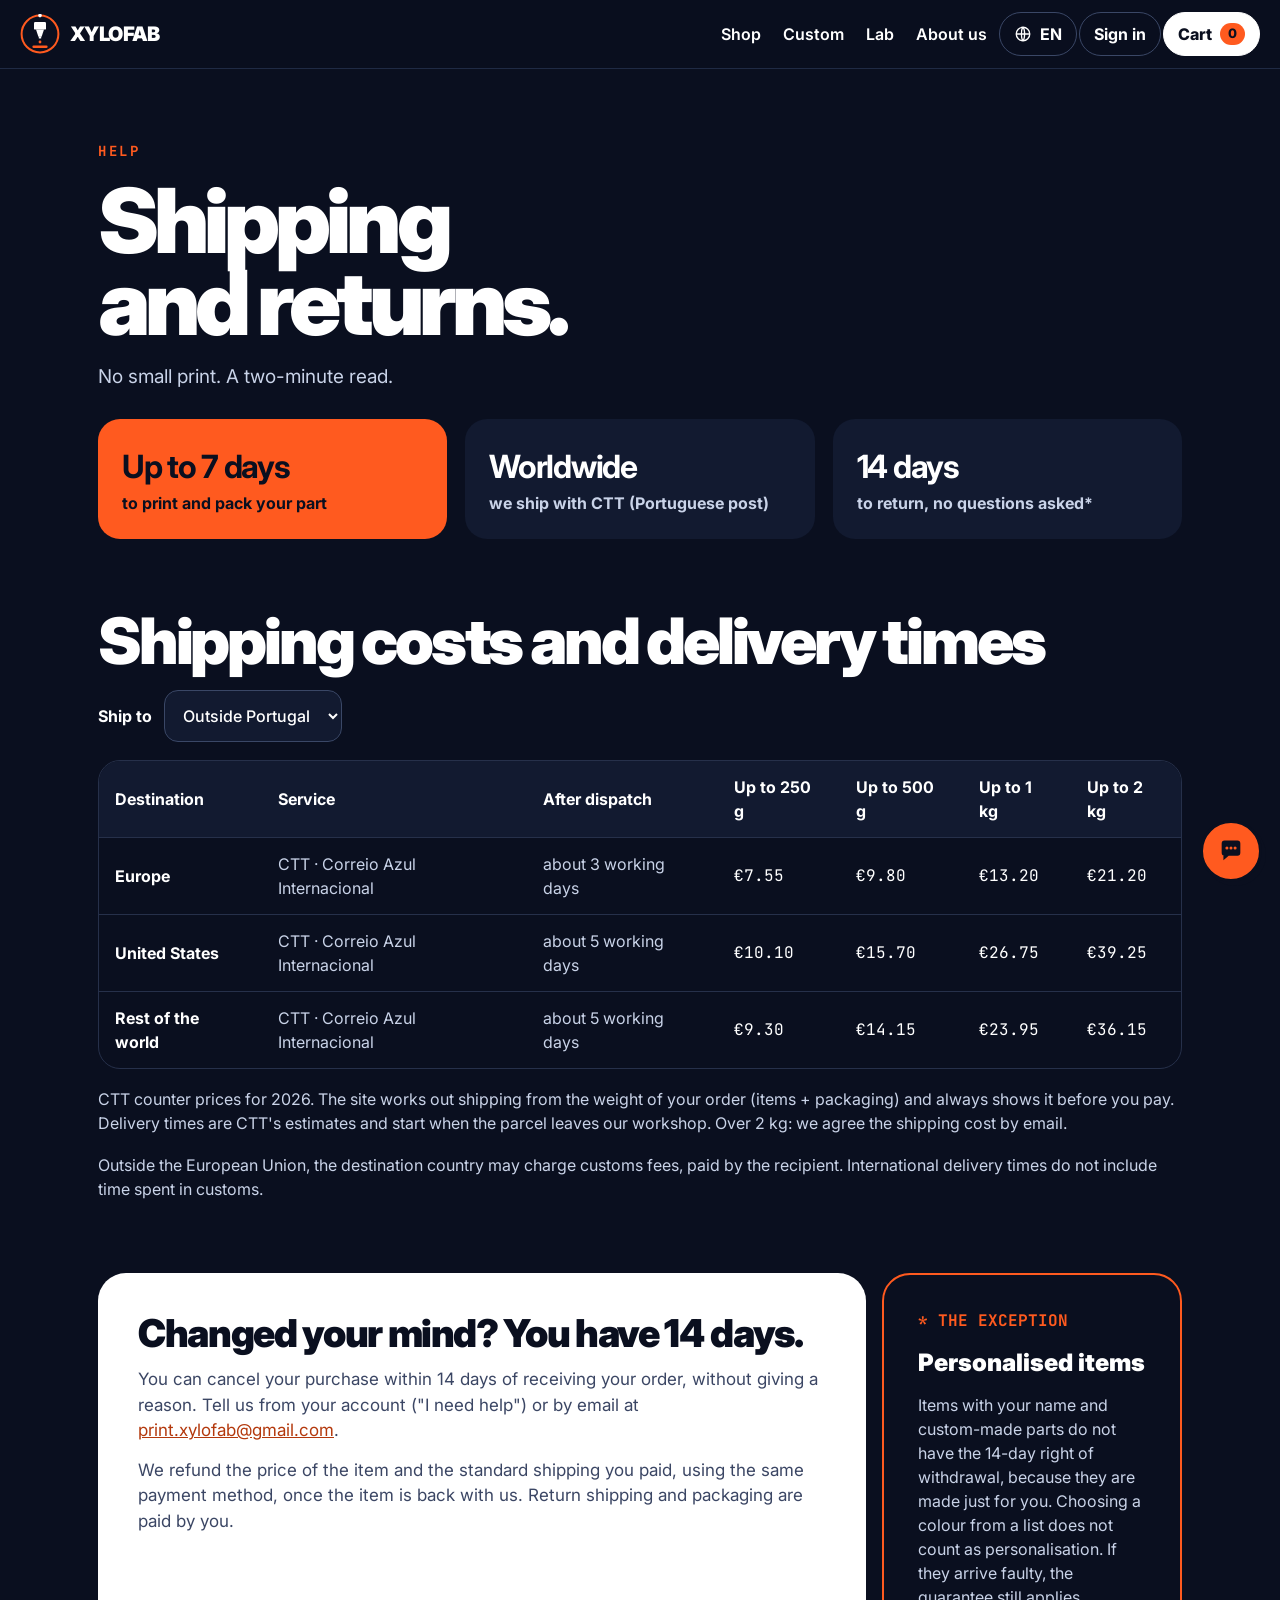
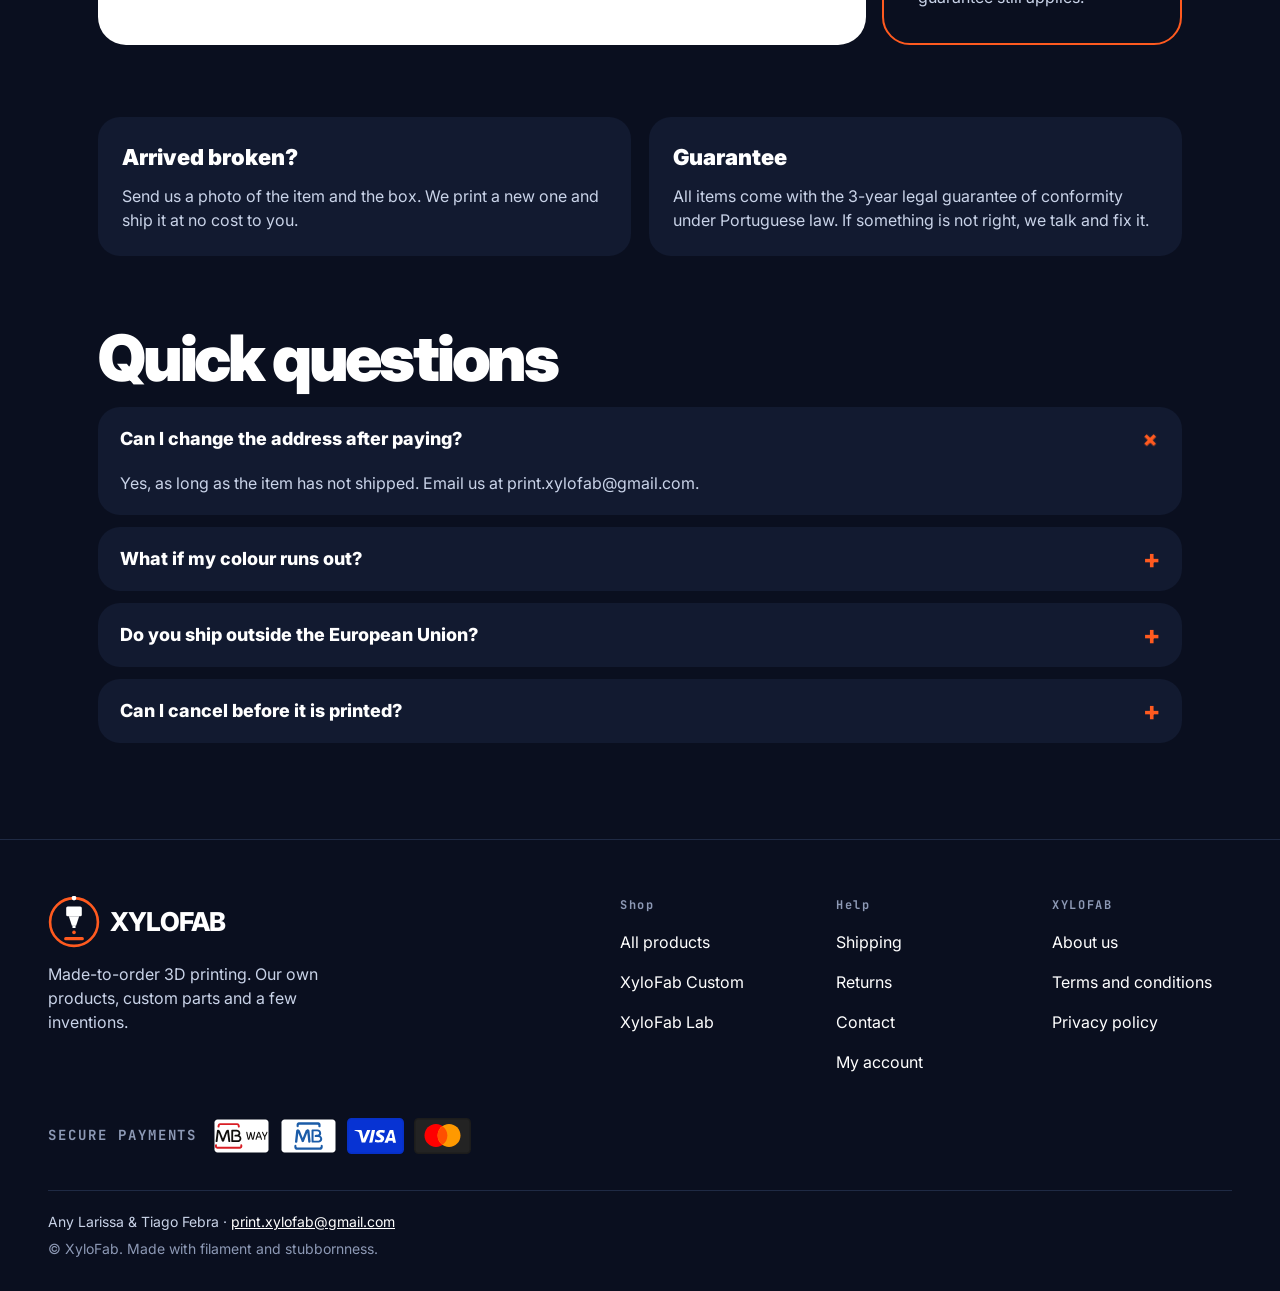
<file: envios.html>
<!doctype html>
<html lang="pt">
<head>
<meta charset="utf-8">
<meta name="viewport" content="width=device-width, initial-scale=1">
<title>Envios, trocas e devoluções · XyloFab</title>
<meta property="og:type" content="website">
<meta property="og:site_name" content="XyloFab">
<meta property="og:title" content="Envios, trocas e devoluções · XyloFab">
<meta property="og:description" content="XyloFab: impressão 3D por encomenda. Produtos próprios, peças à medida e o XyloFab Lab.">
<meta property="og:url" content="https://xylofab.github.io/envios.html">
<meta property="og:image" content="https://xylofab.github.io/assets/og.png">
<meta property="og:image:width" content="1200">
<meta property="og:image:height" content="630">
<meta property="og:image:alt" content="Logótipo XyloFab: bico de impressora dentro de um anel laranja">
<meta property="og:locale" content="pt_PT">
<meta name="twitter:card" content="summary_large_image">
<meta name="twitter:image" content="https://xylofab.github.io/assets/og.png">
<meta name="theme-color" content="#0A0F1F">
<link rel="icon" href="assets/logo.svg" type="image/svg+xml">
<link rel="apple-touch-icon" href="assets/apple-touch-icon.png">
<link rel="preconnect" href="https://fonts.googleapis.com">
<link rel="stylesheet" href="https://fonts.googleapis.com/css2?family=Inter:wght@400;600;800;900&family=JetBrains+Mono:wght@500;700&display=swap">
<link rel="stylesheet" href="assets/site.css?v=5">
<style>
.faq button { width: 100%; font: inherit; font-size: 18px; font-weight: 800; text-align: left; min-height: 64px; padding: 0 22px; border: 0; background: transparent; color: #fff; cursor: pointer; display: flex; justify-content: space-between; align-items: center; gap: 12px; }
.faq button span { color: var(--orange); font-size: 26px; transition: transform .25s; }
.faq button[aria-expanded="true"] span { transform: rotate(45deg); }
.faq p { margin: 0; padding: 0 22px 20px; color: var(--mist); }
</style>
</head>
<body data-page="envios">
<header id="site-header"></header>
<main style="max-width: 1180px; margin: 0 auto; padding: 72px clamp(20px, 4vw, 48px) 96px; display: flex; flex-direction: column; gap: 72px">

<section class="rise" style="display: flex; flex-direction: column; gap: 18px">
<p class="eyebrow"><span data-lang="pt">AJUDA</span><span data-lang="en" hidden>HELP</span></p>
<h1 class="h-xl"><span data-lang="pt">Envios, trocas<br>e devoluções.</span><span data-lang="en" hidden>Shipping<br>and returns.</span></h1>
<p class="lead"><span data-lang="pt">Sem letras pequenas. Lê-se em dois minutos.</span><span data-lang="en" hidden>No small print. A two-minute read.</span></p>
<div class="grid" style="grid-template-columns: repeat(auto-fit, minmax(230px, 1fr)); margin-top: 10px">
<div class="card-pad lift" style="background: var(--orange); color: var(--ink); border-radius: 22px"><b style="font-size: 32px; letter-spacing: -.04em; display: block" data-lang="pt">Até 7 dias</b><b style="font-size: 32px; letter-spacing: -.04em; display: block" data-lang="en" hidden>Up to 7 days</b><span style="font-weight: 700" data-lang="pt">para imprimir e embalar a tua peça</span><span style="font-weight: 700" data-lang="en" hidden>to print and pack your part</span></div>
<div class="card card-pad lift"><b style="font-size: 32px; letter-spacing: -.04em; display: block" data-lang="pt">Todo o mundo</b><b style="font-size: 32px; letter-spacing: -.04em; display: block" data-lang="en" hidden>Worldwide</b><span class="muted" style="font-weight: 700" data-lang="pt">enviamos com os CTT</span><span class="muted" style="font-weight: 700" data-lang="en" hidden>we ship with CTT (Portuguese post)</span></div>
<div class="card card-pad lift"><b style="font-size: 32px; letter-spacing: -.04em; display: block" data-lang="pt">14 dias</b><b style="font-size: 32px; letter-spacing: -.04em; display: block" data-lang="en" hidden>14 days</b><span class="muted" style="font-weight: 700" data-lang="pt">para devolver, sem explicar porquê*</span><span class="muted" style="font-weight: 700" data-lang="en" hidden>to return, no questions asked*</span></div>
</div>
</section>

<section class="reveal" style="display: flex; flex-direction: column; gap: 18px">
<h2 class="h-l"><span data-lang="pt">Portes e prazos de entrega</span><span data-lang="en" hidden>Shipping costs and delivery times</span></h2>
<label style="display: flex; flex-wrap: wrap; align-items: center; gap: 12px; font-weight: 700"><span data-lang="pt">Enviar para</span><span data-lang="en" hidden>Ship to</span>
<select id="dest" class="input" style="width: auto; background: var(--ink-2)"></select></label>
<div class="table-box"><table class="t"><thead><tr id="thead"></tr></thead><tbody id="rows"></tbody></table></div>
<p class="muted" style="margin: 0" data-lang="pt">Preços de balcão dos CTT em 2026. O site calcula os portes sozinho pelo peso da encomenda (peças + embalagem) e mostra-os sempre antes de pagares. Os prazos são os indicados pelos CTT e contam depois de a peça sair da oficina. Mais de 2 kg: combinamos os portes por email.</p>
<p class="muted" style="margin: 0" data-lang="en" hidden>CTT counter prices for 2026. The site works out shipping from the weight of your order (items + packaging) and always shows it before you pay. Delivery times are CTT's estimates and start when the parcel leaves our workshop. Over 2 kg: we agree the shipping cost by email.</p>
<p class="muted" style="margin: 0" data-lang="pt">Fora da União Europeia, o país de destino pode cobrar taxas alfandegárias, pagas por quem recebe. Os prazos internacionais não incluem o tempo na alfândega.</p>
<p class="muted" style="margin: 0" data-lang="en" hidden>Outside the European Union, the destination country may charge customs fees, paid by the recipient. International delivery times do not include time spent in customs.</p>
</section>

<section id="devolucoes" class="reveal" style="display: flex; flex-wrap: wrap; gap: 16px">
<div class="light" style="flex: 999 1 460px; min-width: 0; background: #fff; color: var(--ink); border-radius: 28px; padding: clamp(24px, 4vw, 40px); display: flex; flex-direction: column; gap: 14px">
<div data-lang="pt" style="display: flex; flex-direction: column; gap: 14px">
<h2 class="h-m">Mudaste de ideias? Tens 14 dias.</h2>
<p style="margin: 0; font-size: 17px; color: #3B4664">Podes desistir da compra nos 14 dias seguintes a receberes a encomenda, sem dares explicações. Diz-nos pela tua conta ("Preciso de ajuda") ou por email para <a href="mailto:print.xylofab@gmail.com" style="color: var(--orange-dark)">print.xylofab@gmail.com</a>.</p>
<p style="margin: 0; font-size: 17px; color: #3B4664">Devolvemos o valor da peça e os portes de envio normais que pagaste na compra, pelo mesmo meio que usaste para pagar, depois de a peça chegar de volta. Os portes da devolução e a embalagem ficam por tua conta.</p>
</div>
<div data-lang="en" hidden style="display: flex; flex-direction: column; gap: 14px">
<h2 class="h-m">Changed your mind? You have 14 days.</h2>
<p style="margin: 0; font-size: 17px; color: #3B4664">You can cancel your purchase within 14 days of receiving your order, without giving a reason. Tell us from your account ("I need help") or by email at <a href="mailto:print.xylofab@gmail.com" style="color: var(--orange-dark)">print.xylofab@gmail.com</a>.</p>
<p style="margin: 0; font-size: 17px; color: #3B4664">We refund the price of the item and the standard shipping you paid, using the same payment method, once the item is back with us. Return shipping and packaging are paid by you.</p>
</div>
</div>
<div style="flex: 1 1 300px; border: 2px solid var(--orange); border-radius: 28px; padding: clamp(24px, 4vw, 34px); display: flex; flex-direction: column; gap: 12px">
<span class="mono" style="font-weight: 700; color: var(--orange)" data-lang="pt">* A EXCEÇÃO</span><span class="mono" style="font-weight: 700; color: var(--orange)" data-lang="en" hidden>* THE EXCEPTION</span>
<h3 style="margin: 0; font-size: 24px; font-weight: 900" data-lang="pt">Peças personalizadas</h3><h3 style="margin: 0; font-size: 24px; font-weight: 900" data-lang="en" hidden>Personalised items</h3>
<p class="muted" style="margin: 0" data-lang="pt">As peças com o teu nome e as feitas à medida não têm os 14 dias de livre resolução, porque são feitas só para ti (artigo 17.º do Decreto-Lei n.º 24/2014). Escolher a cor de uma lista não conta como personalização. Se vierem com defeito, a garantia aplica-se na mesma.</p>
<p class="muted" style="margin: 0" data-lang="en" hidden>Items with your name and custom-made parts do not have the 14-day right of withdrawal, because they are made just for you. Choosing a colour from a list does not count as personalisation. If they arrive faulty, the guarantee still applies.</p>
</div>
</section>

<section class="reveal grid" style="grid-template-columns: repeat(auto-fit, minmax(280px, 1fr))">
<div class="card card-pad lift" style="display: flex; flex-direction: column; gap: 10px"><h3 style="margin: 0; font-size: 22px; font-weight: 900"><span data-lang="pt">Chegou partida?</span><span data-lang="en" hidden>Arrived broken?</span></h3><p class="muted" style="margin: 0" data-lang="pt">Manda-nos uma foto da peça e da caixa. Imprimimos outra e enviamos sem custos para ti.</p><p class="muted" style="margin: 0" data-lang="en" hidden>Send us a photo of the item and the box. We print a new one and ship it at no cost to you.</p></div>
<div class="card card-pad lift" style="display: flex; flex-direction: column; gap: 10px"><h3 style="margin: 0; font-size: 22px; font-weight: 900"><span data-lang="pt">Garantia</span><span data-lang="en" hidden>Guarantee</span></h3><p class="muted" style="margin: 0" data-lang="pt">Todas as peças têm a garantia legal de conformidade de 3 anos (Decreto-Lei n.º 84/2021). Se algo não estiver bem, falamos e resolvemos.</p><p class="muted" style="margin: 0" data-lang="en" hidden>All items come with the 3-year legal guarantee of conformity under Portuguese law. If something is not right, we talk and fix it.</p></div>
</section>

<section class="reveal" style="display: flex; flex-direction: column; gap: 12px">
<h2 class="h-l" style="margin-bottom: 6px"><span data-lang="pt">Perguntas rápidas</span><span data-lang="en" hidden>Quick questions</span></h2>
<div id="faq" style="display: flex; flex-direction: column; gap: 12px"></div>
</section>
</main>
<footer id="site-footer"></footer>
<script src="assets/config.js?v=1"></script>
<script src="assets/site.js?v=10"></script>
<script>
(function () {
  var $ = function (id) { return document.getElementById(id); };
  var dest = XF.defaultZone(), open = 0;
  var FAQ = [
    ['Posso mudar a morada depois de pagar?', 'Sim, enquanto a peça não for enviada. Escreve-nos para print.xylofab@gmail.com.', 'Can I change the address after paying?', 'Yes, as long as the item has not shipped. Email us at print.xylofab@gmail.com.'],
    ['E se a cor que escolhi acabar?', 'As cores sem stock saem da loja sozinhas. Se mesmo assim acontecer, avisamos-te antes de imprimir e escolhes outra ou recebes o dinheiro de volta.', 'What if my colour runs out?', 'Out-of-stock colours leave the shop automatically. If it still happens, we tell you before printing and you pick another or get your money back.'],
    ['Enviam para fora da União Europeia?', 'Sim, para todo o mundo, com o Correio Azul Internacional dos CTT. Os portes e o prazo aparecem antes de pagares.', 'Do you ship outside the European Union?', 'Yes, worldwide, with CTT Correio Azul International. Shipping and delivery time are shown before you pay.'],
    ['Posso cancelar antes de ser impressa?', 'Sim. Enquanto estiver na fila, cancelas na tua conta e devolvemos o dinheiro todo.', 'Can I cancel before it is printed?', 'Yes. While it is in the queue, cancel from your account and we refund everything.']
  ];
  function render() {
    var pt = XF.isPT();
    var opts = [['pt', 'Portugal', 'Portugal'], ['eu', 'Europa', 'Europe'], ['us', 'Estados Unidos', 'United States'], ['rw', 'Resto do mundo', 'Rest of the world'], ['int', 'Fora de Portugal', 'Outside Portugal'], ['all', 'Todos os destinos', 'All destinations']];
    $('dest').innerHTML = opts.map(function (o) { return '<option value="' + o[0] + '"' + (o[0] === dest ? ' selected' : '') + '>' + XF.L(o[1], o[2]) + '</option>'; }).join('');
    $('thead').innerHTML = [XF.L('Destino', 'Destination'), XF.L('Serviço', 'Service'), XF.L('Depois de enviado', 'After dispatch')].concat(XF.BANDS.map(function (b) { return (XF.L('Até ', 'Up to ')) + (b < 1000 ? b + ' g' : (b / 1000) + ' kg'); })).map(function (h) { return '<th scope="col">' + h + '</th>'; }).join('');
    var show = function (z) { return dest === 'all' || (dest === 'pt' && z.indexOf('pt-') === 0) || dest === z || (dest === 'int' && z.indexOf('pt-') !== 0); };
    $('rows').innerHTML = Object.keys(XF.SHIP).filter(show).map(function (z) {
      var s = XF.SHIP[z];
      return '<tr><th scope="row">' + XF.f(s) + '</th><td>CTT · ' + s.service + '</td><td>' + XF.f(s.days) + '</td>' + s.prices.map(function (p) { return '<td class="num">' + XF.euro(p) + '</td>'; }).join('') + '</tr>';
    }).join('');
    $('faq').innerHTML = FAQ.map(function (f, i) { var q = XF.L(f[0], f[2]), a = XF.L(f[1], f[3]); return '<div class="card faq"><button type="button" aria-expanded="' + (open === i) + '" data-faq="' + i + '">' + q + '<span aria-hidden="true">+</span></button>' + (open === i ? '<p>' + a + '</p>' : '') + '</div>'; }).join('');
  }
  document.addEventListener('change', function (e) { if (e.target.id === 'dest') { dest = e.target.value; render(); } });
  document.addEventListener('click', function (e) { var b = e.target.closest('[data-faq]'); if (b) { open = open === +b.dataset.faq ? -1 : +b.dataset.faq; render(); } });
  document.addEventListener('DOMContentLoaded', render);
  document.addEventListener('xf:lang', function () { dest = XF.defaultZone(); render(); });
})();
</script>
</body>
</html>
</file>
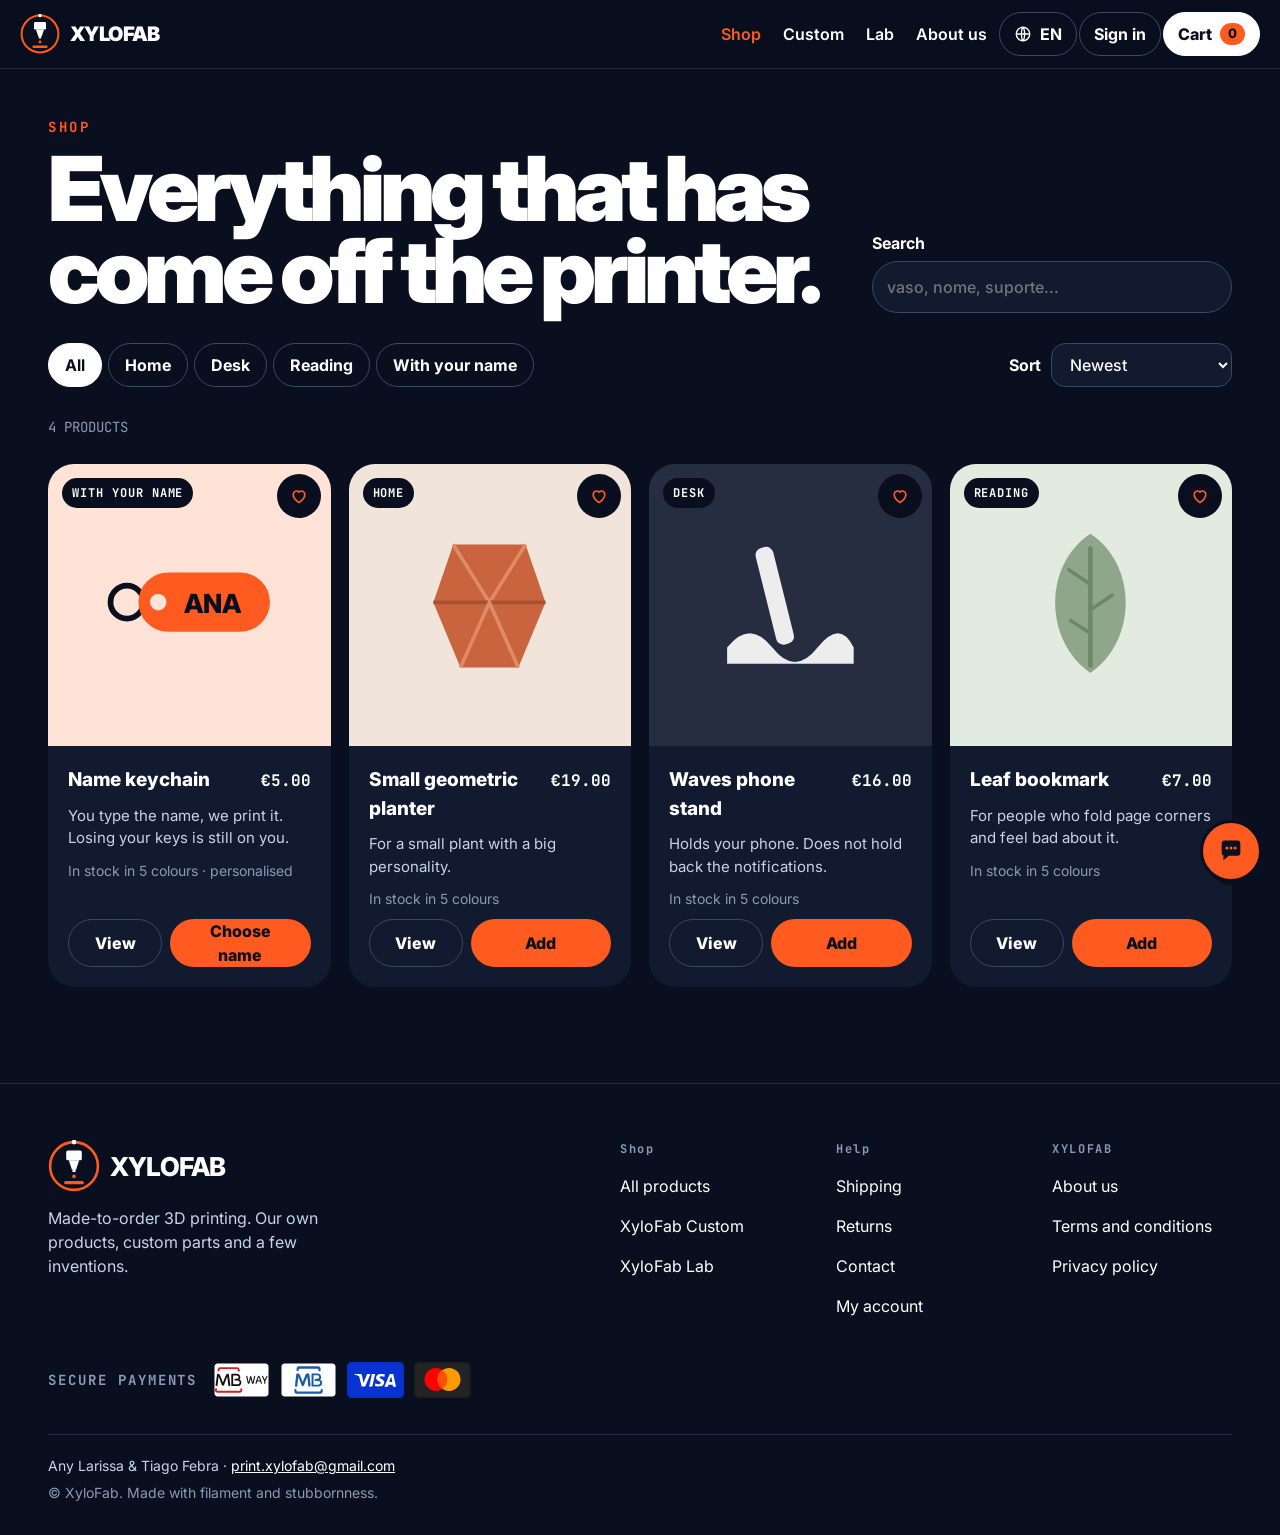
<file: loja.html>
<!doctype html>
<html lang="pt">
<head>
<meta charset="utf-8">
<meta name="viewport" content="width=device-width, initial-scale=1">
<title>Loja · XyloFab</title>
<meta property="og:type" content="website">
<meta property="og:site_name" content="XyloFab">
<meta property="og:title" content="Loja · XyloFab">
<meta property="og:description" content="XyloFab: impressão 3D por encomenda. Produtos próprios, peças à medida e o XyloFab Lab.">
<meta property="og:url" content="https://xylofab.github.io/loja.html">
<meta property="og:image" content="https://xylofab.github.io/assets/og.png">
<meta property="og:image:width" content="1200">
<meta property="og:image:height" content="630">
<meta property="og:image:alt" content="Logótipo XyloFab: bico de impressora dentro de um anel laranja">
<meta property="og:locale" content="pt_PT">
<meta name="twitter:card" content="summary_large_image">
<meta name="twitter:image" content="https://xylofab.github.io/assets/og.png">
<meta name="theme-color" content="#0A0F1F">
<link rel="icon" href="assets/logo.svg" type="image/svg+xml">
<link rel="apple-touch-icon" href="assets/apple-touch-icon.png">
<link rel="preconnect" href="https://fonts.googleapis.com">
<link rel="stylesheet" href="https://fonts.googleapis.com/css2?family=Inter:wght@400;600;800;900&family=JetBrains+Mono:wght@500;700&display=swap">
<link rel="stylesheet" href="assets/site.css?v=5">
<style>
.prod { background: var(--ink-2); border-radius: 26px; overflow: hidden; display: flex; flex-direction: column; animation: rise .5s cubic-bezier(.2,.7,.2,1) both; transition: transform .35s cubic-bezier(.2,.7,.2,1), box-shadow .35s; }
.prod:hover { transform: translateY(-8px); box-shadow: 0 24px 48px rgba(0,0,0,.45); }
.prod .art { position: relative; aspect-ratio: 1 / 1; display: flex; align-items: center; justify-content: center; overflow: hidden; }
.prod .art .pic { width: 64%; transition: transform .5s cubic-bezier(.2,.7,.2,1); }
.prod:hover .art .pic { transform: scale(1.08) rotate(-4deg); }
.fav { position: absolute; top: 10px; right: 10px; width: 44px; height: 44px; border-radius: 999px; border: 0; background: var(--ink); cursor: pointer; display: flex; align-items: center; justify-content: center; }
.swatch { width: 48px; height: 48px; border-radius: 999px; border: 3px solid transparent; outline: 2px solid var(--ink-2); outline-offset: -6px; cursor: pointer; }
.swatch[aria-pressed="true"] { border-color: #fff; }
.toolbar { padding: 4px 0; display: flex; flex-wrap: wrap; justify-content: space-between; align-items: center; gap: 12px; }
</style>
</head>
<body data-page="loja">
<header id="site-header"></header>

<main class="wrap" style="padding-top: 48px; padding-bottom: 96px; display: flex; flex-direction: column; gap: 26px">
<div class="rise" style="display: flex; flex-wrap: wrap; align-items: flex-end; justify-content: space-between; gap: 20px">
<div style="display: flex; flex-direction: column; gap: 10px">
<p class="eyebrow" data-i18n="shop">Loja</p>
<h1 class="h-xl"><span data-lang="pt">Tudo o que já<br>saiu da impressora.</span><span data-lang="en" hidden>Everything that has<br>come off the printer.</span></h1>
</div>
<label class="field" style="flex: 0 1 360px"><span data-lang="pt">Procurar</span><span data-lang="en" hidden>Search</span>
<input id="q" type="search" placeholder="vaso, nome, suporte..." style="border-radius: 999px; background: var(--ink-2)">
</label>
</div>

<div class="toolbar">
<div class="chips" role="group" aria-label="Categorias" id="cats"></div>
<label style="display: flex; align-items: center; gap: 10px; font-weight: 700"><span data-lang="pt">Ordenar</span><span data-lang="en" hidden>Sort</span>
<select id="sort" class="input" style="width: auto; min-height: 44px; background: var(--ink-2)"></select>
</label>
</div>

<p id="count" class="mono small" style="margin: 0"></p>
<div id="empty" hidden class="card-pad" style="border: 2px dashed var(--line-2); border-radius: 26px; display: flex; flex-direction: column; gap: 14px; align-items: flex-start">
<span style="font-size: 26px; font-weight: 900; letter-spacing: -.03em" data-lang="pt">Nada com esse nome. Ainda.</span><span style="font-size: 26px; font-weight: 900; letter-spacing: -.03em" data-lang="en" hidden>Nothing with that name. Yet.</span>
<a class="btn btn-orange" href="index.html#custom"><span data-lang="pt">Pedir à medida</span><span data-lang="en" hidden>Ask for a custom part</span></a>
</div>
<div class="grid" id="grid"></div>
</main>

<div class="overlay" id="view" role="dialog" aria-modal="true" aria-labelledby="v-name">
<div class="sheet" style="background: var(--ink-2)">
<div id="v-art" style="flex: 1 1 320px; min-height: 320px; display: flex; align-items: center; justify-content: center"></div>
<div style="flex: 1 1 340px; padding: 30px; display: flex; flex-direction: column; gap: 16px">
<div style="display: flex; justify-content: space-between; gap: 10px; align-items: flex-start"><span id="v-tag" class="mono" style="font-size: 12px; font-weight: 700; letter-spacing: .1em; color: var(--orange)"></span><button type="button" class="close-btn" id="v-close" aria-label="Fechar"><svg width="16" height="16" viewBox="0 0 16 16" aria-hidden="true"><path d="M3 3l10 10M13 3L3 13" stroke="#0A0F1F" stroke-width="2" stroke-linecap="round"/></svg></button></div>
<h2 id="v-name" class="h-m"></h2>
<span id="v-price" class="mono" style="font-size: 24px; font-weight: 700"></span>
<p id="v-line" class="muted" style="margin: 0"></p>
<label class="field" id="v-name-field" hidden><span data-lang="pt">O nome (até 10 letras)</span><span data-lang="en" hidden>The name (up to 10 letters)</span><input id="v-custom" maxlength="10" value="ANA" style="font-size: 18px; font-weight: 700"></label>
<fieldset style="margin: 0; padding: 0; border: 0"><legend style="font-weight: 700; margin-bottom: 10px; padding: 0"><span data-lang="pt">Cor</span><span data-lang="en" hidden>Colour</span>: <span id="v-color-name"></span></legend><div class="chips" id="v-colors" style="gap: 10px"></div></fieldset>
<p id="v-personal" class="small" hidden style="margin: 0; color: #FFB020"></p>
<div style="display: flex; gap: 10px; flex-wrap: wrap; align-items: center">
<div style="display: flex; align-items: center; border: 1px solid var(--line-2); border-radius: 14px"><button type="button" class="link-btn" id="v-dec" aria-label="Menos" style="width: 48px; text-decoration: none; font-size: 22px; color: #fff">−</button><span id="v-qty" class="mono" style="min-width: 30px; text-align: center; font-weight: 700">1</span><button type="button" class="link-btn" id="v-inc" aria-label="Mais" style="width: 48px; text-decoration: none; font-size: 22px; color: #fff">+</button></div>
<button type="button" class="btn btn-orange btn-big" id="v-add" style="flex: 1 1 200px"></button>
</div>
</div>
</div>
</div>

<footer id="site-footer"></footer>
<script src="assets/config.js?v=1"></script>
<script src="assets/site.js?v=10"></script>
<script>
(function () {
  var $ = function (id) { return document.getElementById(id); };
  var st = { cat: 'tudo', q: '', sort: 'novos', view: null, color: 0, qty: 1 };
  var CATS = [['tudo', 'Tudo', 'All'], ['casa', 'Casa', 'Home'], ['secretaria', 'Secretária', 'Desk'], ['leitura', 'Leitura', 'Reading'], ['nome', 'Com o teu nome', 'With your name']];
  var favs = function () { return XF.load('xf-favs', []); };

  function render() {
    var pt = XF.isPT();
    $('cats').innerHTML = CATS.map(function (c) { return '<button type="button" class="chip" data-cat="' + c[0] + '" aria-pressed="' + (st.cat === c[0]) + '">' + XF.L(c[1], c[2]) + '</button>'; }).join('');
    $('sort').innerHTML = [['novos', 'Novidades', 'Newest'], ['barato', 'Preço: mais barato', 'Price: low to high'], ['caro', 'Preço: mais caro', 'Price: high to low']].map(function (o) { return '<option value="' + o[0] + '"' + (st.sort === o[0] ? ' selected' : '') + '>' + XF.L(o[1], o[2]) + '</option>'; }).join('');
    var q = st.q.trim().toLowerCase();
    var list = XF.PRODUCTS.filter(function (p) { var t = XF.pt(p); return (st.cat === 'tudo' || p.cat === st.cat) && (!q || (t.name + ' ' + t.line + ' ' + t.tag + ' ' + p.pt.name).toLowerCase().indexOf(q) >= 0); });
    if (st.sort === 'barato') list.sort(function (a, b) { return a.price - b.price; });
    if (st.sort === 'caro') list.sort(function (a, b) { return b.price - a.price; });
    $('count').textContent = list.length + (list.length === 1 ? XF.L(' PRODUTO', ' PRODUCT') : XF.L(' PRODUTOS', ' PRODUCTS'));
    $('empty').hidden = list.length > 0;
    var f = favs();
    $('grid').innerHTML = list.map(function (p, i) {
      var t = XF.pt(p), fav = f.indexOf(p.id) >= 0;
      return '<article class="prod" style="animation-delay:' + (i * 60) + 'ms"><div class="art" style="background:' + p.tile + '"><span class="tag" style="position:absolute;top:14px;left:14px;z-index:1">' + XF.esc(t.tag) + '</span>' +
        '<button type="button" class="fav" data-fav="' + p.id + '" aria-pressed="' + fav + '" aria-label="' + (fav ? (XF.L('Tirar dos favoritos', 'Remove from favourites')) : (XF.L('Juntar aos favoritos', 'Add to favourites'))) + '"><svg width="20" height="20" viewBox="0 0 24 24" aria-hidden="true"><path d="M12 20s-7-4.4-7-10a4 4 0 0 1 7-2.6A4 4 0 0 1 19 10c0 5.6-7 10-7 10z" fill="' + (fav ? '#FF5A1F' : 'none') + '" stroke="#FF5A1F" stroke-width="2" stroke-linejoin="round"/></svg></button>' +
        '<div class="pic">' + XF.art(p.art) + '</div></div>' +
        '<div style="padding:20px;display:flex;flex-direction:column;gap:10px;flex:1"><div style="display:flex;justify-content:space-between;gap:10px;align-items:baseline"><h2 style="margin:0;font-size:19px;font-weight:800">' + XF.esc(t.name) + '</h2><span class="mono" style="font-weight:700;white-space:nowrap">' + XF.euro(p.price) + '</span></div>' +
        '<p class="muted" style="margin:0;font-size:15px;min-height:2.8em">' + XF.esc(t.line) + '</p><span class="small">' + (XF.L('Em stock em ', 'In stock in ')) + XF.COLORS.length + (XF.L(' cores', ' colours')) + (p.personal ? (XF.L(' · personalizado', ' · personalised')) : '') + '</span>' +
        '<div style="margin-top:auto;display:flex;gap:8px"><button type="button" class="btn btn-ghost" style="flex:1" data-view="' + p.id + '">' + (XF.L('Ver', 'View')) + '</button><button type="button" class="btn btn-orange" style="flex:2" data-' + (p.personal ? 'view' : 'quick') + '="' + p.id + '">' + (p.personal ? (XF.L('Escolher o nome', 'Choose name')) : XF.t('add')) + '</button></div></div></article>';
    }).join('');
    if (st.view) renderView();
  }

  function renderView() {
    var p = XF.product(st.view), t = XF.pt(p), pt = XF.isPT(), col = XF.COLORS[st.color];
    var name = ($('v-custom').value || '').trim().toUpperCase() || 'NOME';
    $('v-art').style.background = p.tile;
    $('v-art').innerHTML = p.personal
      ? '<div style="width:80%">' + XF.art('chaves', XF.esc(name)).replace('fill="#FF5A1F"', 'fill="' + col.hex + '"').replace('fill="#0A0F1F">', 'fill="' + col.text + '">') + '</div>'
      : '<div style="width:60%">' + XF.art(p.art) + '</div>';
    $('v-tag').textContent = t.tag;
    $('v-name').textContent = t.name;
    $('v-price').textContent = XF.euro(p.price);
    $('v-line').textContent = t.line + (XF.L(' Feito por encomenda: sai da oficina em até 7 dias.', ' Made to order: leaves the workshop within 7 days.'));
    $('v-name-field').hidden = !p.personal;
    $('v-personal').hidden = !p.personal;
    $('v-personal').textContent = XF.L('Peça personalizada: não tem os 14 dias de devolução por arrependimento.', 'Personalised item: the 14-day change-of-mind return does not apply.');
    $('v-color-name').textContent = XF.f(col);
    $('v-colors').innerHTML = XF.COLORS.map(function (c, i) { return '<button type="button" class="swatch" data-color="' + i + '" aria-pressed="' + (i === st.color) + '" aria-label="' + XF.f(c) + '" style="background:' + c.hex + '"></button>'; }).join('');
    $('v-qty').textContent = st.qty;
    $('v-add').textContent = (XF.L('Adicionar ao carrinho · ', 'Add to cart · ')) + XF.euro(p.price * st.qty);
  }
  function openView(id) { st.view = id; st.color = 0; st.qty = 1; renderView(); $('view').classList.add('open'); $('v-close').focus(); }
  function closeView() { st.view = null; $('view').classList.remove('open'); }

  document.addEventListener('click', function (e) {
    var c = e.target.closest('[data-cat]'); if (c) { st.cat = c.dataset.cat; render(); return; }
    var f = e.target.closest('[data-fav]');
    if (f) { var l = favs(), i = l.indexOf(f.dataset.fav); if (i >= 0) l.splice(i, 1); else l.push(f.dataset.fav); XF.save('xf-favs', l); XF.toast(i >= 0 ? (XF.L('Saiu dos favoritos.', 'Removed from favourites.')) : (XF.L('Guardado nos favoritos.', 'Saved to favourites.'))); render(); return; }
    var v = e.target.closest('[data-view]'); if (v) { openView(v.dataset.view); return; }
    var q = e.target.closest('[data-quick]'); if (q) { XF.addToCart(q.dataset.quick); return; }
    var sw = e.target.closest('[data-color]'); if (sw) { st.color = +sw.dataset.color; renderView(); return; }
    if (e.target === $('view')) closeView();
  });
  $('v-close').addEventListener('click', closeView);
  document.addEventListener('keydown', function (e) { if (e.key === 'Escape' && st.view) closeView(); });
  $('v-custom').addEventListener('input', renderView);
  $('v-inc').addEventListener('click', function () { st.qty = Math.min(20, st.qty + 1); renderView(); });
  $('v-dec').addEventListener('click', function () { st.qty = Math.max(1, st.qty - 1); renderView(); });
  $('v-add').addEventListener('click', function () {
    var p = XF.product(st.view), custom = p.personal ? (($('v-custom').value || '').trim().toUpperCase()) : '';
    if (p.personal && !custom) { XF.toast(XF.L('Falta o nome.', 'The name is missing.')); return; }
    XF.addToCart(p.id, { color: XF.COLORS[st.color].id, custom: custom, qty: st.qty });
    closeView();
  });
  $('q').addEventListener('input', function (e) { st.q = e.target.value; render(); });
  $('sort').addEventListener('change', function (e) { st.sort = e.target.value; render(); });
  document.addEventListener('DOMContentLoaded', function () {
    render();
    var ver = new URLSearchParams(location.search).get('ver');
    if (ver && XF.product(ver)) openView(ver);
  });
  document.addEventListener('xf:lang', render);
})();
</script>
</body>
</html>
</file>
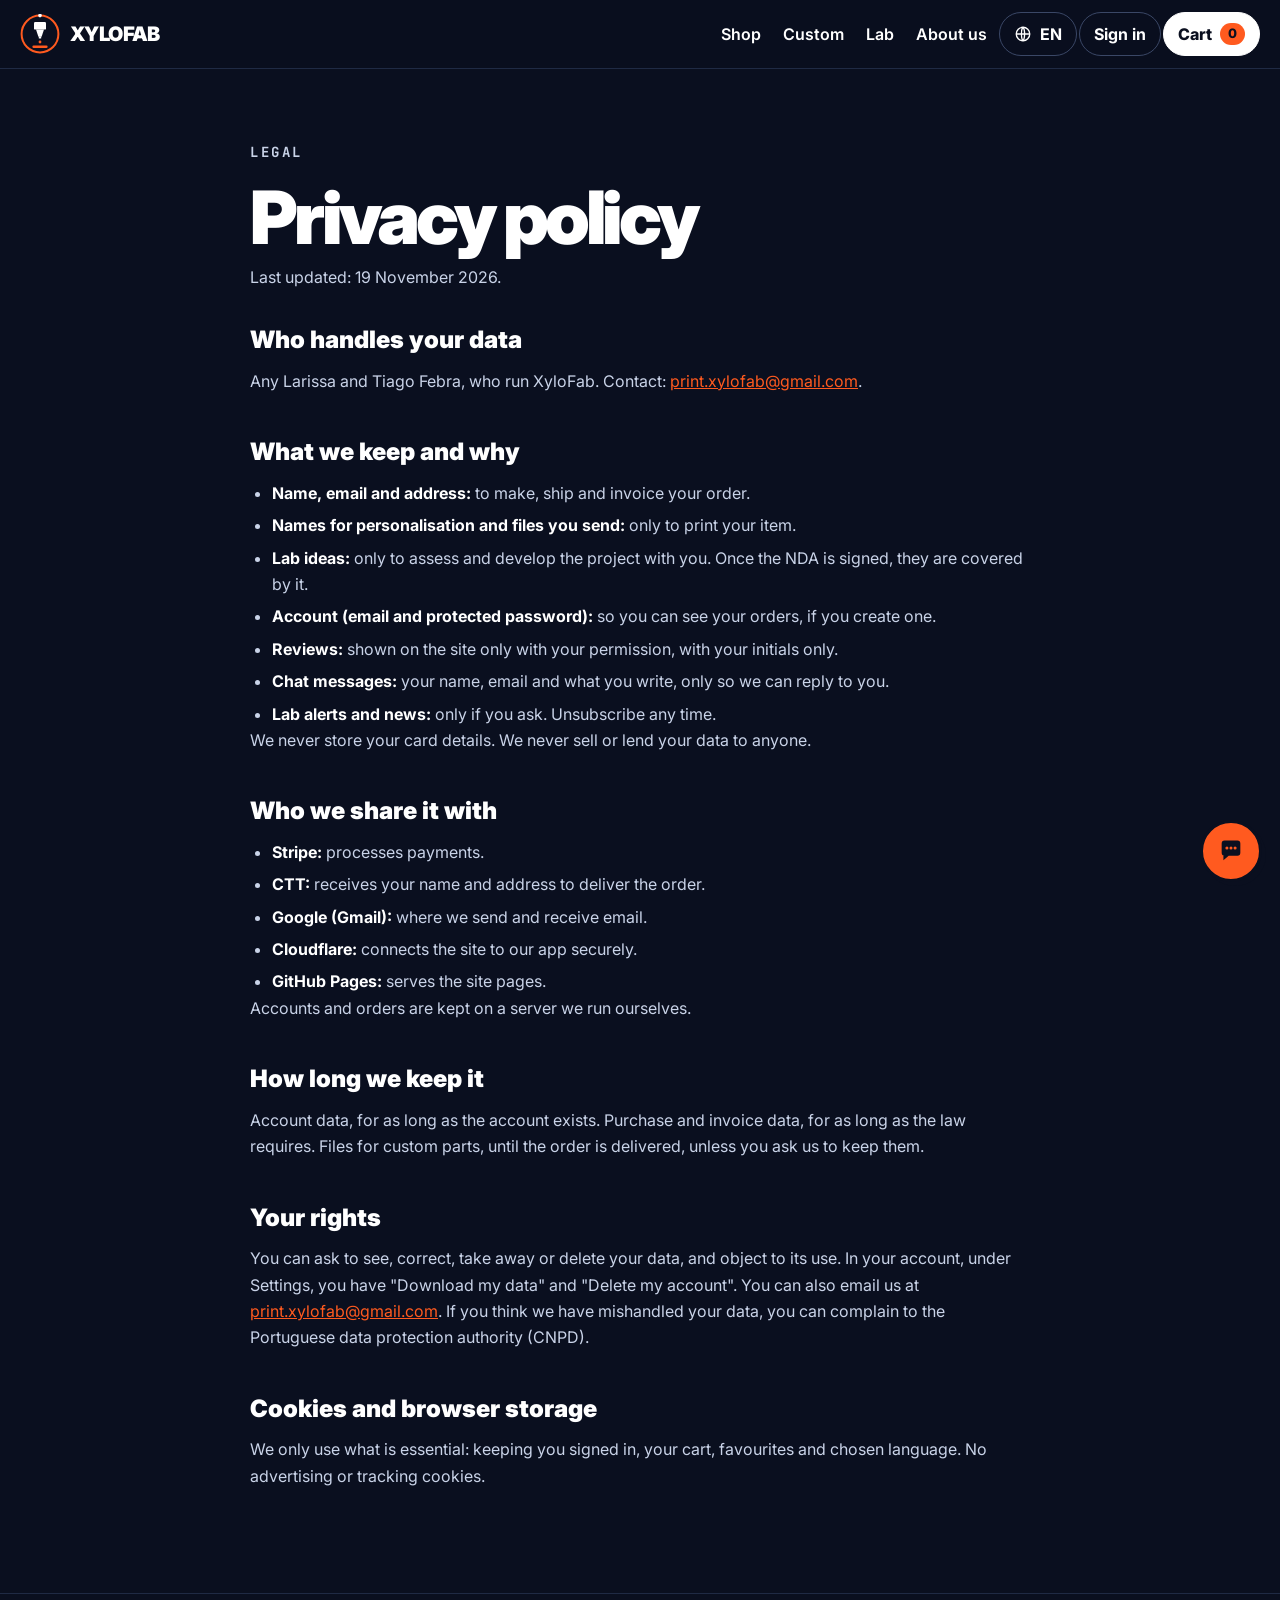
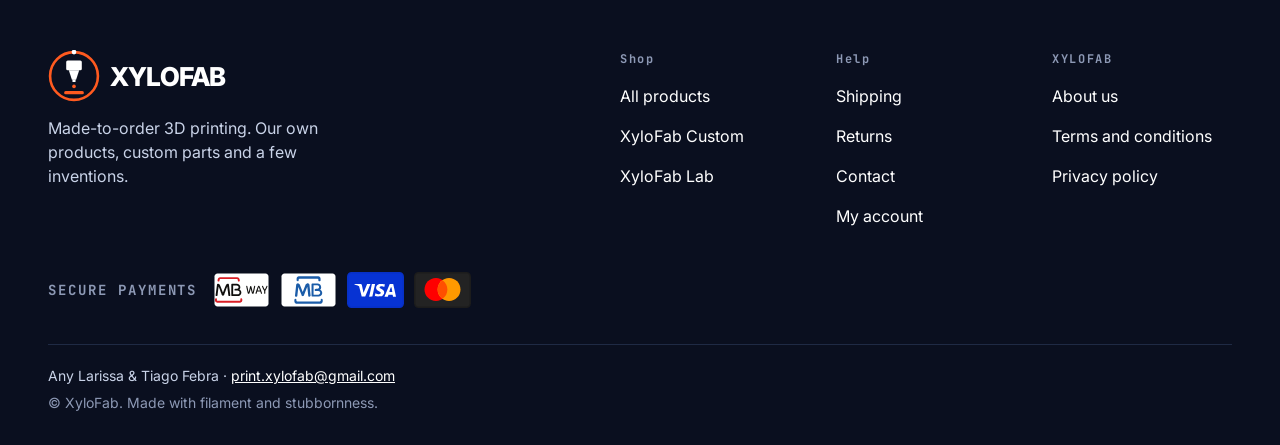
<file: privacidade.html>
<!doctype html>
<html lang="pt">
<head>
<meta charset="utf-8">
<meta name="viewport" content="width=device-width, initial-scale=1">
<title>Política de privacidade · XyloFab</title>
<meta property="og:type" content="website">
<meta property="og:site_name" content="XyloFab">
<meta property="og:title" content="Política de privacidade · XyloFab">
<meta property="og:description" content="XyloFab: impressão 3D por encomenda. Produtos próprios, peças à medida e o XyloFab Lab.">
<meta property="og:url" content="https://xylofab.github.io/privacidade.html">
<meta property="og:image" content="https://xylofab.github.io/assets/og.png">
<meta property="og:image:width" content="1200">
<meta property="og:image:height" content="630">
<meta property="og:image:alt" content="Logótipo XyloFab: bico de impressora dentro de um anel laranja">
<meta property="og:locale" content="pt_PT">
<meta name="twitter:card" content="summary_large_image">
<meta name="twitter:image" content="https://xylofab.github.io/assets/og.png">
<meta name="theme-color" content="#0A0F1F">
<link rel="icon" href="assets/logo.svg" type="image/svg+xml">
<link rel="preconnect" href="https://fonts.googleapis.com">
<link rel="stylesheet" href="https://fonts.googleapis.com/css2?family=Inter:wght@400;600;800;900&family=JetBrains+Mono:wght@500;700&display=swap">
<link rel="stylesheet" href="assets/site.css?v=5">
<style>
.legal { max-width: 860px; margin: 0 auto; padding: 72px clamp(20px, 4vw, 40px) 96px; display: flex; flex-direction: column; gap: 30px; line-height: 1.65; }
.legal h2 { margin: 0 0 8px; font-size: 24px; font-weight: 900; }
.legal p, .legal li { color: var(--mist); }
.legal p { margin: 0 0 8px; }
.legal ul { margin: 0; padding-left: 22px; display: flex; flex-direction: column; gap: 6px; }
.legal strong { color: #fff; }
</style>
</head>
<body data-page="privacidade">
<header id="site-header"></header>
<main class="legal">
<div style="display: flex; flex-direction: column; gap: 12px">
<p class="eyebrow">LEGAL</p>
<h1 class="h-xl" style="font-size: clamp(2.6rem, 6vw, 4.6rem)"><span data-lang="pt">Política de privacidade</span><span data-lang="en" hidden>Privacy policy</span></h1>
<p class="muted" style="margin: 0"><span data-lang="pt">Última atualização: 19 de novembro de 2026.</span><span data-lang="en" hidden>Last updated: 19 November 2026.</span></p>
</div>
<div data-lang="pt" style="display: flex; flex-direction: column; gap: 30px"><section><h2>Quem trata os teus dados</h2><p>Any Larissa e Tiago Febra, responsáveis pela XyloFab. Contacto: <a href="mailto:print.xylofab@gmail.com">print.xylofab@gmail.com</a>.</p></section>
<section><h2>Que dados guardamos e porquê</h2><ul><li><strong>Nome, email e morada:</strong> para fazer, enviar e faturar a tua encomenda.</li><li><strong>Nomes para personalizar e ficheiros que nos envias:</strong> só para imprimir a tua peça.</li><li><strong>Ideias do Lab:</strong> só para avaliar e desenvolver o projeto contigo. Depois do NDA, ficam protegidas por esse acordo.</li><li><strong>Conta (email e palavra-passe protegida):</strong> para veres as encomendas, se criares conta.</li><li><strong>Opiniões:</strong> só aparecem no site se autorizares, e apenas com as tuas iniciais.</li><li><strong>Mensagens do balão de chat:</strong> o teu nome, email e o que escreves, só para te respondermos.</li><li><strong>Avisos do Lab e novidades:</strong> só se pedires. Cancelas quando quiseres.</li></ul><p>Não guardamos os dados do teu cartão. Não vendemos nem emprestamos os teus dados a ninguém.</p></section>
<section><h2>Com quem partilhamos</h2><ul><li><strong>Stripe:</strong> processa os pagamentos.</li><li><strong>CTT:</strong> recebem o nome e a morada para entregar a encomenda.</li><li><strong>Google (Gmail):</strong> é por onde enviamos e recebemos emails.</li><li><strong>Cloudflare:</strong> liga o site à nossa app de forma segura.</li><li><strong>GitHub Pages:</strong> mostra as páginas do site.</li></ul><p>As contas e as encomendas ficam num servidor gerido por nós.</p></section>
<section><h2>Quanto tempo guardamos</h2><p>Os dados da conta, enquanto a conta existir. Os dados das compras e faturas, pelo tempo que a lei obriga. Os ficheiros das peças à medida, até a encomenda estar entregue, a não ser que nos peças para os guardar.</p></section>
<section><h2>Os teus direitos</h2><p>Podes pedir para ver, corrigir, levar ou apagar os teus dados, e opor-te a que os usemos. Na tua conta, em Definições, tens "Descarregar os meus dados" e "Apagar a conta". Também podes escrever-nos para <a href="mailto:print.xylofab@gmail.com">print.xylofab@gmail.com</a>. Se achares que não tratámos bem os teus dados, podes queixar-te à Comissão Nacional de Proteção de Dados (CNPD).</p></section>
<section><h2>Cookies e memória do browser</h2><p>Só usamos o essencial: manter a sessão iniciada, o carrinho, os favoritos e a língua que escolheste. Não usamos cookies de publicidade nem de seguimento.</p></section></div>
<div data-lang="en" hidden style="display: flex; flex-direction: column; gap: 30px"><section><h2>Who handles your data</h2><p>Any Larissa and Tiago Febra, who run XyloFab. Contact: <a href="mailto:print.xylofab@gmail.com">print.xylofab@gmail.com</a>.</p></section>
<section><h2>What we keep and why</h2><ul><li><strong>Name, email and address:</strong> to make, ship and invoice your order.</li><li><strong>Names for personalisation and files you send:</strong> only to print your item.</li><li><strong>Lab ideas:</strong> only to assess and develop the project with you. Once the NDA is signed, they are covered by it.</li><li><strong>Account (email and protected password):</strong> so you can see your orders, if you create one.</li><li><strong>Reviews:</strong> shown on the site only with your permission, with your initials only.</li><li><strong>Chat messages:</strong> your name, email and what you write, only so we can reply to you.</li><li><strong>Lab alerts and news:</strong> only if you ask. Unsubscribe any time.</li></ul><p>We never store your card details. We never sell or lend your data to anyone.</p></section>
<section><h2>Who we share it with</h2><ul><li><strong>Stripe:</strong> processes payments.</li><li><strong>CTT:</strong> receives your name and address to deliver the order.</li><li><strong>Google (Gmail):</strong> where we send and receive email.</li><li><strong>Cloudflare:</strong> connects the site to our app securely.</li><li><strong>GitHub Pages:</strong> serves the site pages.</li></ul><p>Accounts and orders are kept on a server we run ourselves.</p></section>
<section><h2>How long we keep it</h2><p>Account data, for as long as the account exists. Purchase and invoice data, for as long as the law requires. Files for custom parts, until the order is delivered, unless you ask us to keep them.</p></section>
<section><h2>Your rights</h2><p>You can ask to see, correct, take away or delete your data, and object to its use. In your account, under Settings, you have "Download my data" and "Delete my account". You can also email us at <a href="mailto:print.xylofab@gmail.com">print.xylofab@gmail.com</a>. If you think we have mishandled your data, you can complain to the Portuguese data protection authority (CNPD).</p></section>
<section><h2>Cookies and browser storage</h2><p>We only use what is essential: keeping you signed in, your cart, favourites and chosen language. No advertising or tracking cookies.</p></section></div>
</main>
<footer id="site-footer"></footer>
<script src="assets/config.js?v=1"></script>
<script src="assets/site.js?v=10"></script>
</body>
</html>
</file>
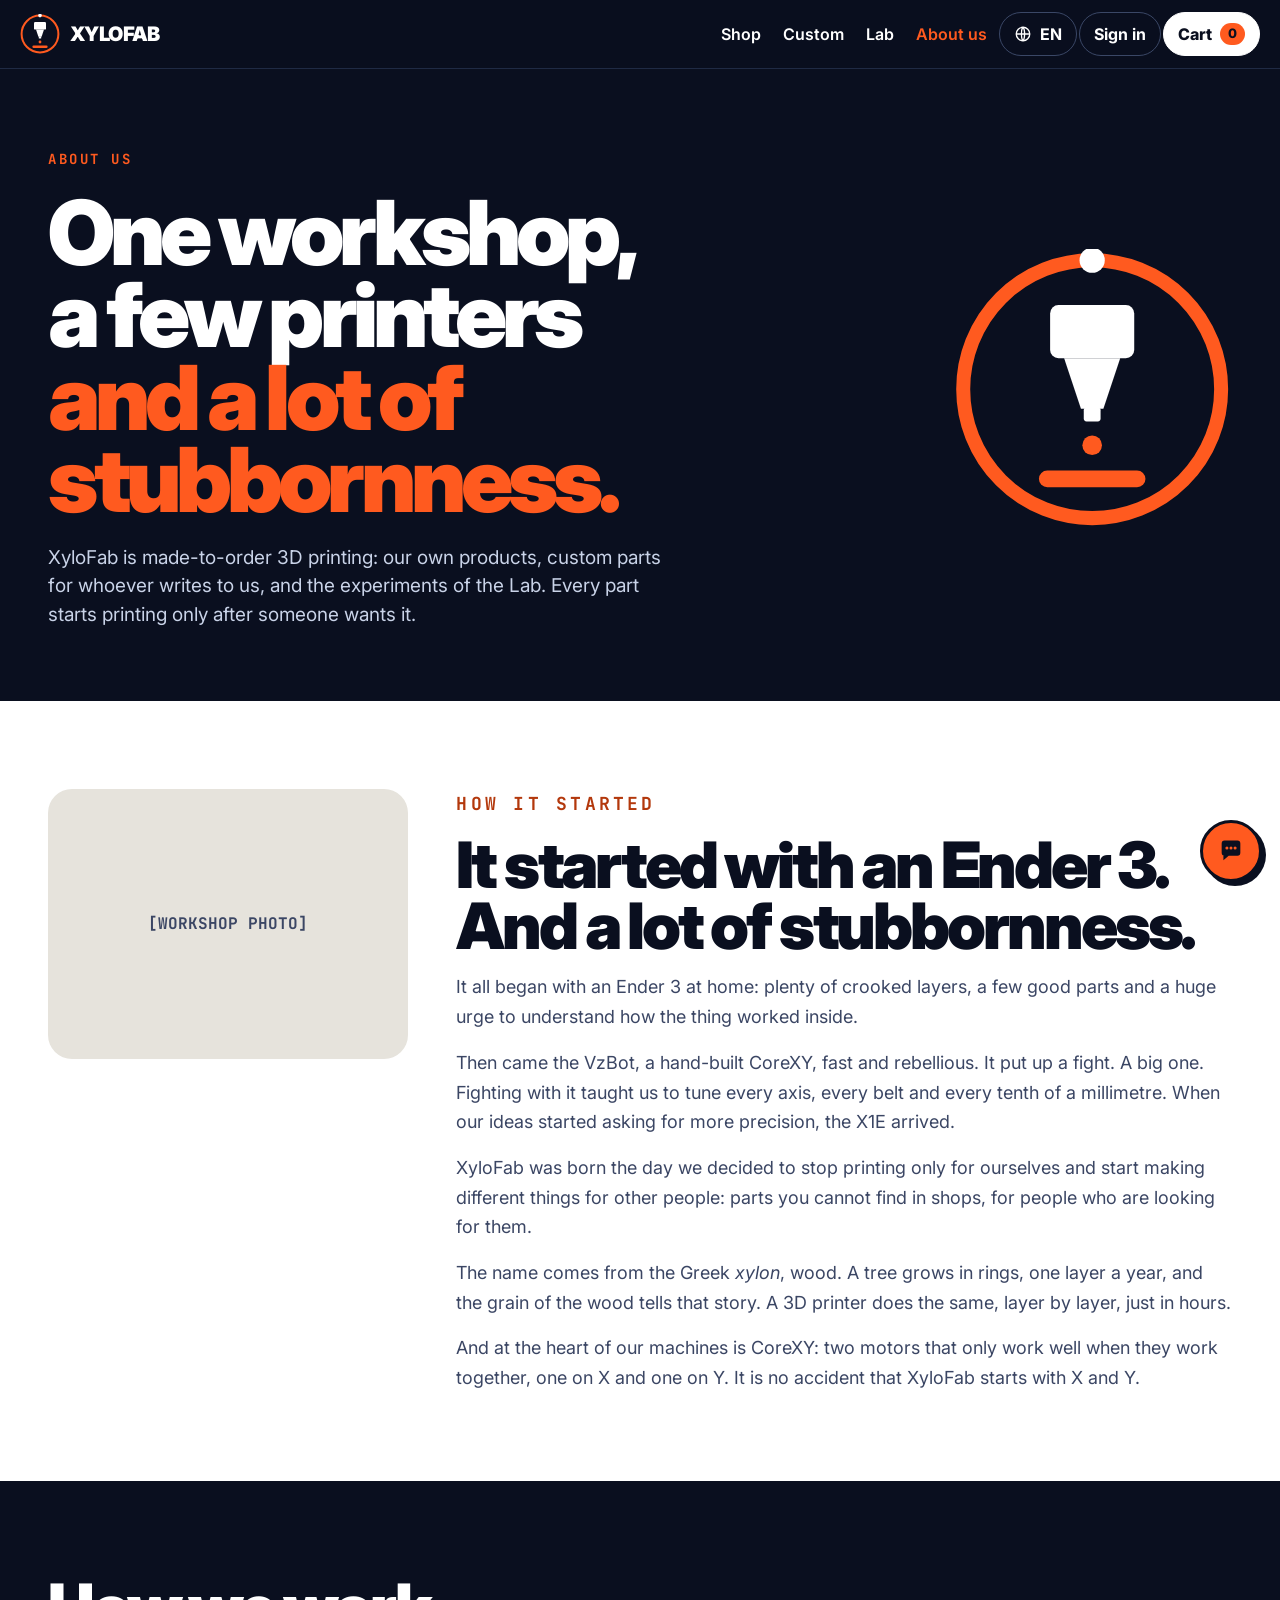
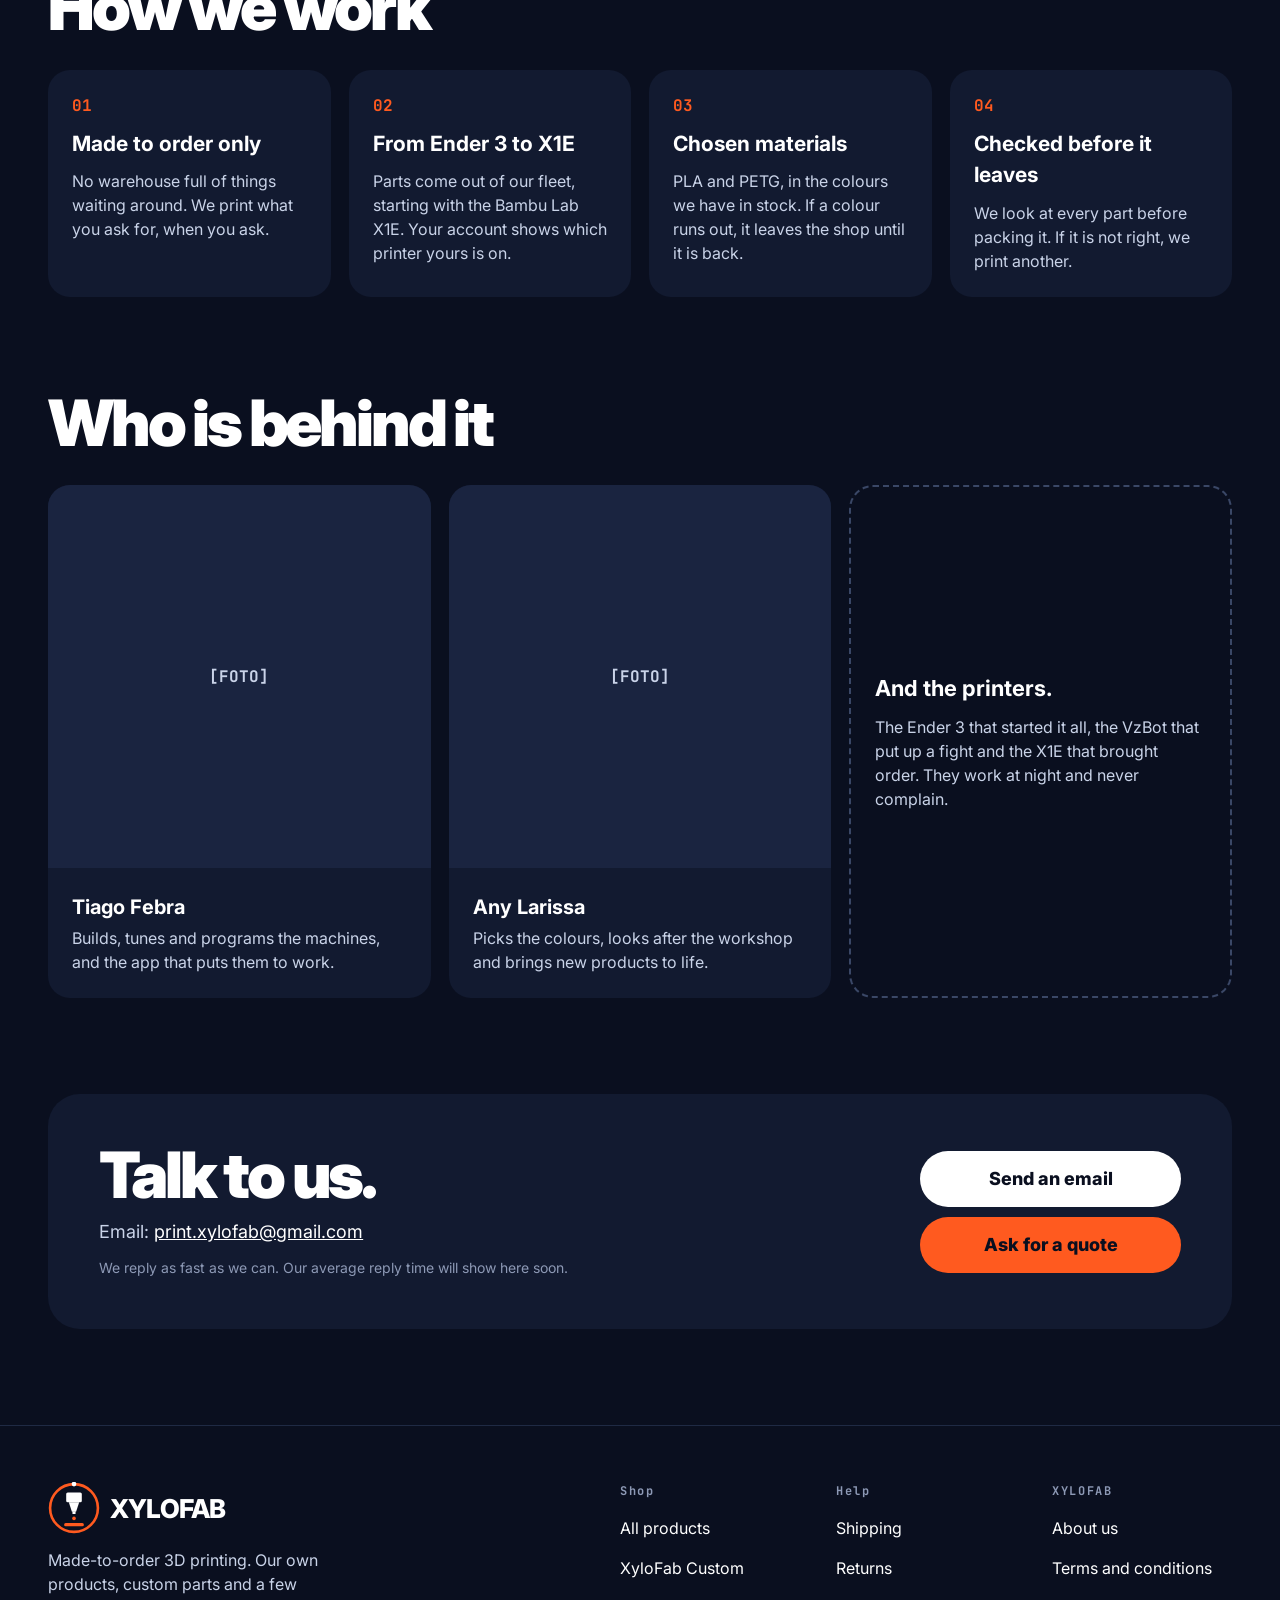
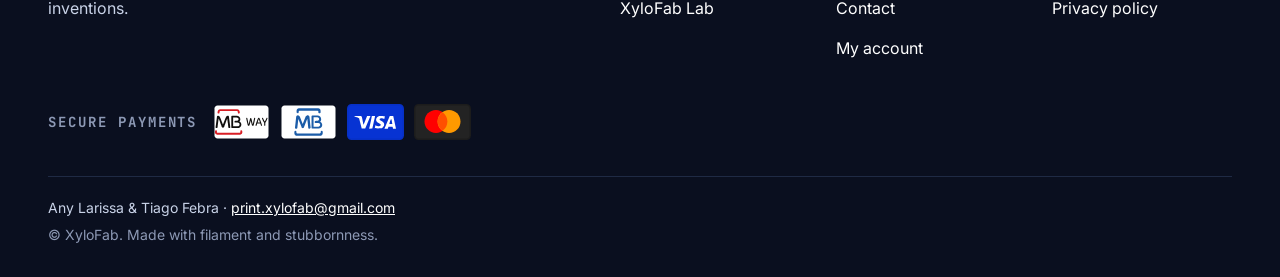
<file: quem-somos.html>
<!doctype html>
<html lang="pt">
<head>
<meta charset="utf-8">
<meta name="viewport" content="width=device-width, initial-scale=1">
<title>Quem somos · XyloFab</title>
<meta property="og:type" content="website">
<meta property="og:site_name" content="XyloFab">
<meta property="og:title" content="Quem somos · XyloFab">
<meta property="og:description" content="XyloFab: impressão 3D por encomenda. Produtos próprios, peças à medida e o XyloFab Lab.">
<meta property="og:url" content="https://xylofab.github.io/quem-somos.html">
<meta property="og:image" content="https://xylofab.github.io/assets/og.png">
<meta property="og:image:width" content="1200">
<meta property="og:image:height" content="630">
<meta property="og:image:alt" content="Logótipo XyloFab: bico de impressora dentro de um anel laranja">
<meta property="og:locale" content="pt_PT">
<meta name="twitter:card" content="summary_large_image">
<meta name="twitter:image" content="https://xylofab.github.io/assets/og.png">
<meta name="theme-color" content="#0A0F1F">
<link rel="icon" href="assets/logo.svg" type="image/svg+xml">
<link rel="apple-touch-icon" href="assets/apple-touch-icon.png">
<link rel="preconnect" href="https://fonts.googleapis.com">
<link rel="stylesheet" href="https://fonts.googleapis.com/css2?family=Inter:wght@400;600;800;900&family=JetBrains+Mono:wght@500;700&display=swap">
<link rel="stylesheet" href="assets/site.css?v=5">
<style>
.draw { stroke-dasharray: 578; animation: draw 1.6s cubic-bezier(.6,.1,.2,1) both; }
.story p { margin: 0; font-size: 18px; line-height: 1.65; color: #3B4664; }
.photo { border-radius: 24px; background: var(--ink-3); display: flex; align-items: center; justify-content: center; color: var(--mist); font-family: 'JetBrains Mono', monospace; font-weight: 700; }
</style>
</head>
<body data-page="quem">
<header id="site-header"></header>
<main>

<section class="wrap" style="padding-top: 80px; padding-bottom: 72px; display: flex; flex-wrap: wrap; align-items: center; gap: 48px">
<div style="flex: 999 1 520px; min-width: 0; display: flex; flex-direction: column; gap: 22px">
<p class="eyebrow rise" data-i18n="about">Quem somos</p>
<h1 class="h-xl rise"><span data-lang="pt">Uma oficina,<br>várias impressoras<br><span style="color: var(--orange)">e muita teimosia.</span></span><span data-lang="en" hidden>One workshop,<br>a few printers<br><span style="color: var(--orange)">and a lot of stubbornness.</span></span></h1>
<p class="lead rise-2" data-lang="pt">A XyloFab imprime em 3D por encomenda: produtos nossos, peças à medida de quem nos escreve e as experiências do Lab. Cada peça só começa a ser impressa depois de alguém a querer.</p>
<p class="lead rise-2" data-lang="en" hidden>XyloFab is made-to-order 3D printing: our own products, custom parts for whoever writes to us, and the experiments of the Lab. Every part starts printing only after someone wants it.</p>
</div>
<div class="rise-2" style="flex: 1 1 280px; display: flex; justify-content: center">
<svg width="100%" viewBox="0 0 200 200" role="img" aria-label="XyloFab" style="max-width: 300px"><circle class="draw" cx="100" cy="100" r="92" fill="none" stroke="#FF5A1F" stroke-width="10" transform="rotate(-90 100 100)"/><circle cx="100" cy="8" r="9" fill="#fff"/><rect x="70" y="40" width="60" height="38" rx="6" fill="#fff"/><polygon points="80,78 120,78 108,114 92,114" fill="#fff"/><rect x="94" y="113" width="12" height="10" rx="2" fill="#fff"/><circle cx="100" cy="140" r="7" fill="#FF5A1F"/><rect x="62" y="158" width="76" height="12" rx="6" fill="#FF5A1F"/></svg>
</div>
</section>

<section class="reveal" style="background: #fff; color: var(--ink)">
<div class="wrap story" style="padding-top: 88px; padding-bottom: 88px; display: flex; flex-wrap: wrap; gap: 48px; align-items: flex-start">
<div class="photo" style="flex: 1 1 360px; aspect-ratio: 4 / 3; background: #E6E3DC; color: #3B4664" data-lang="pt">[FOTO DA OFICINA]</div>
<div class="photo" style="flex: 1 1 360px; aspect-ratio: 4 / 3; background: #E6E3DC; color: #3B4664" data-lang="en" hidden>[WORKSHOP PHOTO]</div>
<div style="flex: 999 1 420px; min-width: 0; display: flex; flex-direction: column; gap: 16px" data-lang="pt">
<p class="eyebrow" style="color: var(--orange-dark)">COMO COMEÇOU</p>
<h2 class="h-l">Começou com uma Ender 3.<br>E com muita teimosia.</h2>
<p>Tudo começou com uma Ender 3 lá em casa: muitas camadas tortas, umas quantas peças boas e uma vontade enorme de perceber como é que aquilo funcionava por dentro.</p>
<p>Depois veio a VzBot, uma CoreXY montada à mão, rápida e rebelde. Deu luta. Muita. E foi a lutar com ela que aprendemos a afinar cada eixo, cada correia e cada décima de milímetro. Quando as ideias começaram a pedir mais precisão, chegou a X1E.</p>
<p>A XyloFab nasceu no dia em que decidimos deixar de imprimir só para nós e começar a fazer coisas diferentes para fora: peças que não se encontram nas lojas, para quem anda à procura delas.</p>
<p>O nome vem do grego <em>xylon</em>, madeira. Uma árvore cresce em anéis, uma camada por ano, e as nervuras da madeira contam essa história. Uma impressora 3D faz o mesmo, camada a camada, só que em horas.</p>
<p>E no coração das nossas máquinas está o CoreXY: dois motores que só funcionam bem quando trabalham juntos, um no X e outro no Y. Não é por acaso que XyloFab começa por X e Y.</p>
</div>
<div style="flex: 999 1 420px; min-width: 0; display: flex; flex-direction: column; gap: 16px" data-lang="en" hidden>
<p class="eyebrow" style="color: var(--orange-dark)">HOW IT STARTED</p>
<h2 class="h-l">It started with an Ender 3.<br>And a lot of stubbornness.</h2>
<p>It all began with an Ender 3 at home: plenty of crooked layers, a few good parts and a huge urge to understand how the thing worked inside.</p>
<p>Then came the VzBot, a hand-built CoreXY, fast and rebellious. It put up a fight. A big one. Fighting with it taught us to tune every axis, every belt and every tenth of a millimetre. When our ideas started asking for more precision, the X1E arrived.</p>
<p>XyloFab was born the day we decided to stop printing only for ourselves and start making different things for other people: parts you cannot find in shops, for people who are looking for them.</p>
<p>The name comes from the Greek <em>xylon</em>, wood. A tree grows in rings, one layer a year, and the grain of the wood tells that story. A 3D printer does the same, layer by layer, just in hours.</p>
<p>And at the heart of our machines is CoreXY: two motors that only work well when they work together, one on X and one on Y. It is no accident that XyloFab starts with X and Y.</p>
</div>
</div>
</section>

<section class="wrap" style="padding-top: 96px; padding-bottom: 96px; display: flex; flex-direction: column; gap: 32px">
<h2 class="h-l reveal"><span data-lang="pt">Como trabalhamos</span><span data-lang="en" hidden>How we work</span></h2>
<div class="grid" style="grid-template-columns: repeat(auto-fit, minmax(240px, 1fr))">
<div class="card card-pad lift reveal" style="display: flex; flex-direction: column; gap: 10px"><span class="mono" style="font-weight: 700; color: var(--orange)">01</span><b style="font-size: 21px" data-lang="pt">Só por encomenda</b><b style="font-size: 21px" data-lang="en" hidden>Made to order only</b><span class="muted" data-lang="pt">Não há armazém cheio de coisas à espera. Imprimimos o que pedes, quando pedes.</span><span class="muted" data-lang="en" hidden>No warehouse full of things waiting around. We print what you ask for, when you ask.</span></div>
<div class="card card-pad lift reveal" style="display: flex; flex-direction: column; gap: 10px"><span class="mono" style="font-weight: 700; color: var(--orange)">02</span><b style="font-size: 21px" data-lang="pt">Da Ender 3 à X1E</b><b style="font-size: 21px" data-lang="en" hidden>From Ender 3 to X1E</b><span class="muted" data-lang="pt">As peças saem da nossa frota, a começar pela Bambu Lab X1E. Na tua conta vês em que impressora está a tua.</span><span class="muted" data-lang="en" hidden>Parts come out of our fleet, starting with the Bambu Lab X1E. Your account shows which printer yours is on.</span></div>
<div class="card card-pad lift reveal" style="display: flex; flex-direction: column; gap: 10px"><span class="mono" style="font-weight: 700; color: var(--orange)">03</span><b style="font-size: 21px" data-lang="pt">Materiais escolhidos</b><b style="font-size: 21px" data-lang="en" hidden>Chosen materials</b><span class="muted" data-lang="pt">PLA e PETG, nas cores que temos em stock. Se a cor acabar, sai da loja até voltar.</span><span class="muted" data-lang="en" hidden>PLA and PETG, in the colours we have in stock. If a colour runs out, it leaves the shop until it is back.</span></div>
<div class="card card-pad lift reveal" style="display: flex; flex-direction: column; gap: 10px"><span class="mono" style="font-weight: 700; color: var(--orange)">04</span><b style="font-size: 21px" data-lang="pt">Vista antes de sair</b><b style="font-size: 21px" data-lang="en" hidden>Checked before it leaves</b><span class="muted" data-lang="pt">Olhamos para cada peça antes de a embalar. Se não ficou bem, imprimimos outra.</span><span class="muted" data-lang="en" hidden>We look at every part before packing it. If it is not right, we print another.</span></div>
</div>
</section>

<section class="wrap" style="padding-bottom: 96px; display: flex; flex-direction: column; gap: 32px">
<h2 class="h-l reveal"><span data-lang="pt">Quem está por trás</span><span data-lang="en" hidden>Who is behind it</span></h2>
<div class="grid" style="grid-template-columns: repeat(auto-fit, minmax(260px, 1fr))">
<figure class="card lift reveal" style="margin: 0; overflow: hidden"><div class="photo" style="aspect-ratio: 1 / 1; border-radius: 0">[FOTO]</div><figcaption class="card-pad" style="display: flex; flex-direction: column; gap: 4px"><b style="font-size: 20px">Tiago Febra</b><span class="muted" data-lang="pt">Monta, afina e programa as máquinas, e a app que as põe a trabalhar.</span><span class="muted" data-lang="en" hidden>Builds, tunes and programs the machines, and the app that puts them to work.</span></figcaption></figure>
<figure class="card lift reveal" style="margin: 0; overflow: hidden"><div class="photo" style="aspect-ratio: 1 / 1; border-radius: 0">[FOTO]</div><figcaption class="card-pad" style="display: flex; flex-direction: column; gap: 4px"><b style="font-size: 20px">Any Larissa</b><span class="muted" data-lang="pt">Escolhe as cores, cuida da oficina e dá vida aos produtos novos.</span><span class="muted" data-lang="en" hidden>Picks the colours, looks after the workshop and brings new products to life.</span></figcaption></figure>
<div class="card-pad lift reveal" style="border: 2px dashed var(--line-2); border-radius: 24px; display: flex; flex-direction: column; justify-content: center; gap: 10px"><b style="font-size: 22px" data-lang="pt">E as impressoras.</b><b style="font-size: 22px" data-lang="en" hidden>And the printers.</b><span class="muted" data-lang="pt">A Ender 3 que começou tudo, a VzBot que deu luta e a X1E que veio pôr ordem. Trabalham de noite e não se queixam.</span><span class="muted" data-lang="en" hidden>The Ender 3 that started it all, the VzBot that put up a fight and the X1E that brought order. They work at night and never complain.</span></div>
</div>
</section>

<section id="contactos" class="wrap reveal" style="padding-bottom: 96px">
<div class="card" style="border-radius: 32px; padding: clamp(24px, 4vw, 56px); display: flex; flex-wrap: wrap; gap: 32px; align-items: center; justify-content: space-between">
<div style="flex: 999 1 380px; display: flex; flex-direction: column; gap: 12px">
<h2 class="h-l"><span data-lang="pt">Fala connosco.</span><span data-lang="en" hidden>Talk to us.</span></h2>
<p class="muted" style="margin: 0; font-size: 18px">Email: <a href="mailto:print.xylofab@gmail.com" style="color: #fff">print.xylofab@gmail.com</a></p>
<p class="small" style="margin: 0"><span data-lang="pt">Respondemos o mais depressa possível. Em breve, o tempo médio de resposta aparece aqui.</span><span data-lang="en" hidden>We reply as fast as we can. Our average reply time will show here soon.</span></p>
</div>
<div style="flex: 1 1 260px; display: flex; flex-direction: column; gap: 10px">
<a class="btn btn-white btn-big" href="mailto:print.xylofab@gmail.com"><span data-lang="pt">Enviar um email</span><span data-lang="en" hidden>Send an email</span></a>
<a class="btn btn-orange btn-big" href="mailto:print.xylofab@gmail.com?subject=Pedido%20de%20or%C3%A7amento%20XyloFab"><span data-lang="pt">Pedir um orçamento</span><span data-lang="en" hidden>Ask for a quote</span></a>
</div>
</div>
</section>
</main>
<footer id="site-footer"></footer>
<script src="assets/config.js?v=1"></script>
<script src="assets/site.js?v=10"></script>
</body>
</html>
</file>
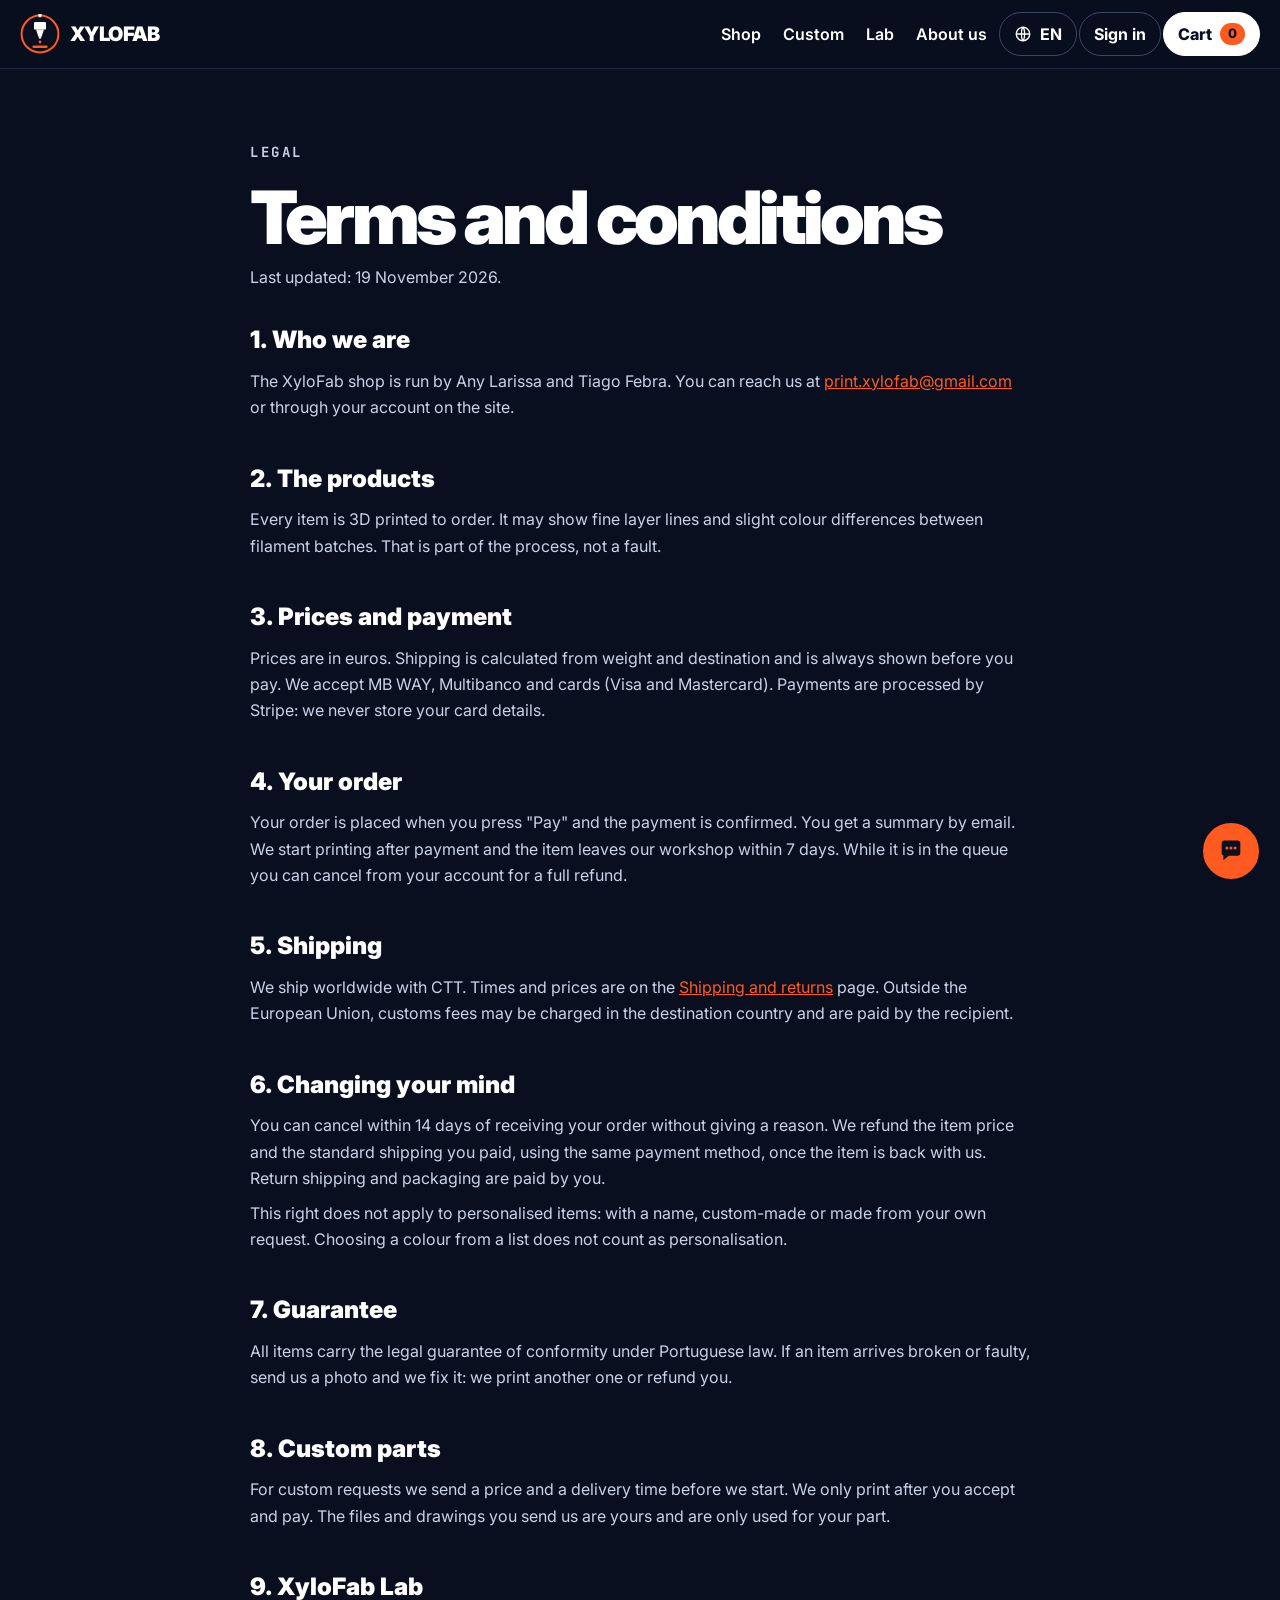
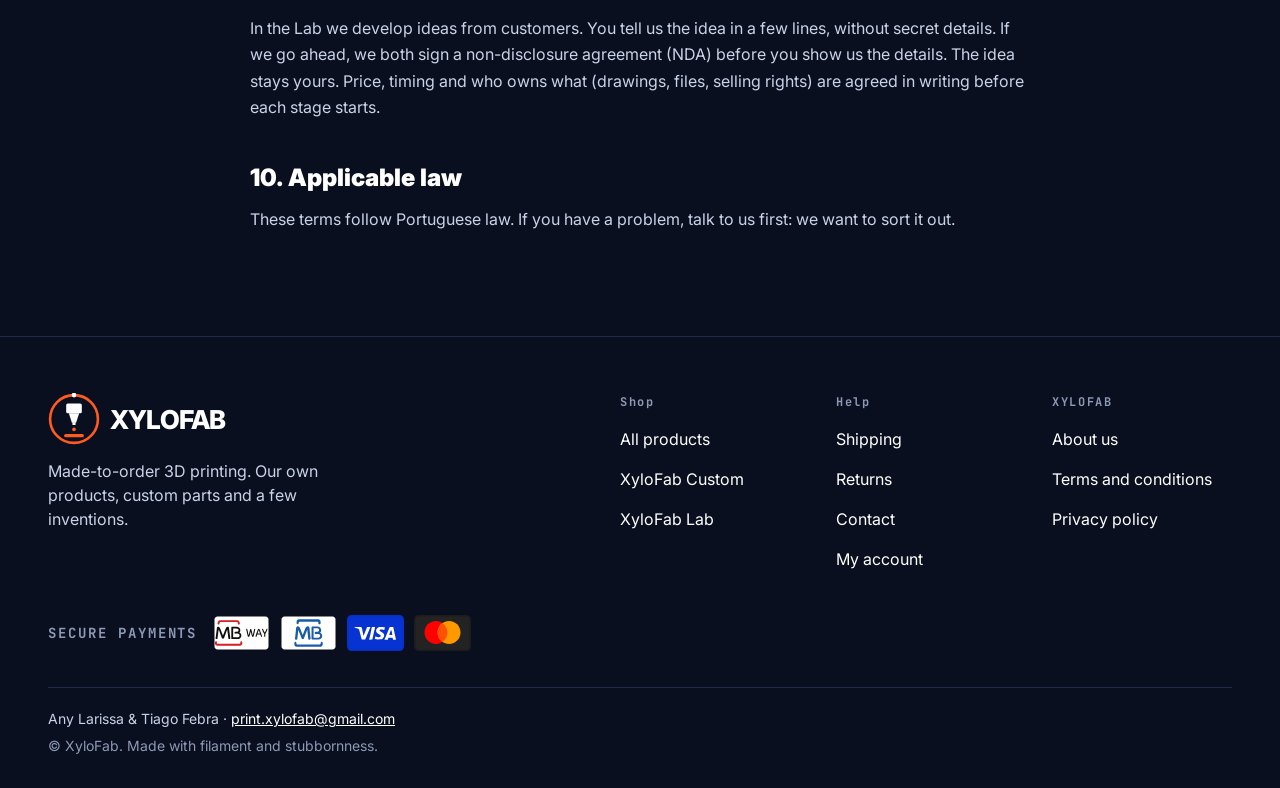
<file: termos.html>
<!doctype html>
<html lang="pt">
<head>
<meta charset="utf-8">
<meta name="viewport" content="width=device-width, initial-scale=1">
<title>Termos e condições · XyloFab</title>
<meta property="og:type" content="website">
<meta property="og:site_name" content="XyloFab">
<meta property="og:title" content="Termos e condições · XyloFab">
<meta property="og:description" content="XyloFab: impressão 3D por encomenda. Produtos próprios, peças à medida e o XyloFab Lab.">
<meta property="og:url" content="https://xylofab.github.io/termos.html">
<meta property="og:image" content="https://xylofab.github.io/assets/og.png">
<meta property="og:image:width" content="1200">
<meta property="og:image:height" content="630">
<meta property="og:image:alt" content="Logótipo XyloFab: bico de impressora dentro de um anel laranja">
<meta property="og:locale" content="pt_PT">
<meta name="twitter:card" content="summary_large_image">
<meta name="twitter:image" content="https://xylofab.github.io/assets/og.png">
<meta name="theme-color" content="#0A0F1F">
<link rel="icon" href="assets/logo.svg" type="image/svg+xml">
<link rel="preconnect" href="https://fonts.googleapis.com">
<link rel="stylesheet" href="https://fonts.googleapis.com/css2?family=Inter:wght@400;600;800;900&family=JetBrains+Mono:wght@500;700&display=swap">
<link rel="stylesheet" href="assets/site.css?v=5">
<style>
.legal { max-width: 860px; margin: 0 auto; padding: 72px clamp(20px, 4vw, 40px) 96px; display: flex; flex-direction: column; gap: 30px; line-height: 1.65; }
.legal h2 { margin: 0 0 8px; font-size: 24px; font-weight: 900; }
.legal p, .legal li { color: var(--mist); }
.legal p { margin: 0 0 8px; }
.legal ul { margin: 0; padding-left: 22px; display: flex; flex-direction: column; gap: 6px; }
.legal strong { color: #fff; }
</style>
</head>
<body data-page="termos">
<header id="site-header"></header>
<main class="legal">
<div style="display: flex; flex-direction: column; gap: 12px">
<p class="eyebrow">LEGAL</p>
<h1 class="h-xl" style="font-size: clamp(2.6rem, 6vw, 4.6rem)"><span data-lang="pt">Termos e condições</span><span data-lang="en" hidden>Terms and conditions</span></h1>
<p class="muted" style="margin: 0"><span data-lang="pt">Última atualização: 19 de novembro de 2026.</span><span data-lang="en" hidden>Last updated: 19 November 2026.</span></p>
</div>
<div data-lang="pt" style="display: flex; flex-direction: column; gap: 30px"><section><h2>1. Quem somos</h2><p>A loja XyloFab é gerida por Any Larissa e Tiago Febra. Podes falar connosco pelo email <a href="mailto:print.xylofab@gmail.com">print.xylofab@gmail.com</a> ou pela tua conta no site.</p></section>
<section><h2>2. Os produtos</h2><p>Todas as peças são impressas em 3D por encomenda. Por isso podem ter pequenas linhas de camada e ligeiras diferenças de cor entre lotes de filamento. Isso faz parte do processo e não é um defeito.</p></section>
<section><h2>3. Preços e pagamento</h2><p>Os preços estão em euros. Os portes são calculados pelo peso e pelo destino e aparecem sempre antes de pagares. Aceitamos MB WAY, Multibanco e cartão (Visa e Mastercard). Os pagamentos são processados pelo Stripe: não guardamos os dados do teu cartão.</p></section>
<section><h2>4. A encomenda</h2><p>A encomenda fica feita quando carregas em "Pagar" e o pagamento é confirmado. Recebes um email com o resumo. Começamos a imprimir depois do pagamento e a peça sai da oficina em até 7 dias. Enquanto estiver na fila, podes cancelar na tua conta e devolvemos o valor todo.</p></section>
<section><h2>5. Envio</h2><p>Enviamos com os CTT para todo o mundo. Os prazos e os preços estão na página <a href="envios.html">Envios, trocas e devoluções</a>. Fora da União Europeia podem existir taxas alfandegárias no país de destino, pagas por quem recebe.</p></section>
<section><h2>6. Desistir da compra</h2><p>Podes desistir da compra nos 14 dias seguintes a receberes a encomenda, sem explicar porquê. Devolvemos o valor da peça e os portes de envio normais que pagaste, pelo mesmo meio de pagamento, depois de a peça chegar de volta. Os portes da devolução e a embalagem ficam por tua conta.</p><p>Não há este direito para peças personalizadas: com nome, à medida ou feitas a partir de um pedido teu (artigo 17.º do Decreto-Lei n.º 24/2014). Escolher a cor de uma lista não conta como personalização.</p></section>
<section><h2>7. Garantia</h2><p>Todas as peças têm a garantia legal de conformidade (Decreto-Lei n.º 84/2021). Se uma peça chegar partida ou com defeito, manda-nos uma foto e resolvemos: imprimimos outra ou devolvemos o dinheiro.</p></section>
<section><h2>8. Peças à medida</h2><p>Nos pedidos à medida, mandamos um preço e um prazo antes de começar. Só imprimimos depois de aceitares e pagares. Os ficheiros e desenhos que nos envias são teus e só os usamos para a tua peça.</p></section>
<section><h2>9. XyloFab Lab</h2><p>No Lab desenvolvemos ideias de clientes. Contas-nos a ideia em poucas linhas, sem pormenores secretos. Se avançarmos, assinamos os dois um acordo de confidencialidade (NDA) antes de nos mostrares os detalhes. A ideia continua a ser tua. Preço, prazos e quem fica com o quê (desenhos, ficheiros, direitos de venda) ficam escritos antes de começarmos cada fase.</p></section>
<section><h2>10. Lei aplicável</h2><p>Estes termos seguem a lei portuguesa. Se tiveres algum problema, fala connosco primeiro: queremos resolver.</p></section></div>
<div data-lang="en" hidden style="display: flex; flex-direction: column; gap: 30px"><section><h2>1. Who we are</h2><p>The XyloFab shop is run by Any Larissa and Tiago Febra. You can reach us at <a href="mailto:print.xylofab@gmail.com">print.xylofab@gmail.com</a> or through your account on the site.</p></section>
<section><h2>2. The products</h2><p>Every item is 3D printed to order. It may show fine layer lines and slight colour differences between filament batches. That is part of the process, not a fault.</p></section>
<section><h2>3. Prices and payment</h2><p>Prices are in euros. Shipping is calculated from weight and destination and is always shown before you pay. We accept MB WAY, Multibanco and cards (Visa and Mastercard). Payments are processed by Stripe: we never store your card details.</p></section>
<section><h2>4. Your order</h2><p>Your order is placed when you press "Pay" and the payment is confirmed. You get a summary by email. We start printing after payment and the item leaves our workshop within 7 days. While it is in the queue you can cancel from your account for a full refund.</p></section>
<section><h2>5. Shipping</h2><p>We ship worldwide with CTT. Times and prices are on the <a href="envios.html">Shipping and returns</a> page. Outside the European Union, customs fees may be charged in the destination country and are paid by the recipient.</p></section>
<section><h2>6. Changing your mind</h2><p>You can cancel within 14 days of receiving your order without giving a reason. We refund the item price and the standard shipping you paid, using the same payment method, once the item is back with us. Return shipping and packaging are paid by you.</p><p>This right does not apply to personalised items: with a name, custom-made or made from your own request. Choosing a colour from a list does not count as personalisation.</p></section>
<section><h2>7. Guarantee</h2><p>All items carry the legal guarantee of conformity under Portuguese law. If an item arrives broken or faulty, send us a photo and we fix it: we print another one or refund you.</p></section>
<section><h2>8. Custom parts</h2><p>For custom requests we send a price and a delivery time before we start. We only print after you accept and pay. The files and drawings you send us are yours and are only used for your part.</p></section>
<section><h2>9. XyloFab Lab</h2><p>In the Lab we develop ideas from customers. You tell us the idea in a few lines, without secret details. If we go ahead, we both sign a non-disclosure agreement (NDA) before you show us the details. The idea stays yours. Price, timing and who owns what (drawings, files, selling rights) are agreed in writing before each stage starts.</p></section>
<section><h2>10. Applicable law</h2><p>These terms follow Portuguese law. If you have a problem, talk to us first: we want to sort it out.</p></section></div>
</main>
<footer id="site-footer"></footer>
<script src="assets/config.js?v=1"></script>
<script src="assets/site.js?v=10"></script>
</body>
</html>
</file>
<file: assets/site.css>
/* XyloFab — estilos partilhados por todas as páginas */
:root {
  --ink: #0A0F1F;
  --ink-2: #121A30;
  --ink-3: #1A2440;
  --line: #26304A;
  --line-2: #3A4766;
  --orange: #FF5A1F;
  --orange-dark: #B3380C;
  --green: #22C07A;
  --blue: #2D5BFF;
  --mist: #C9D3E8;
  --mute: #8D99B5;
  --white: #FFFFFF;
  --radius: 22px;
  --max: 1320px;
}
* { box-sizing: border-box; }
[hidden] { display: none !important; }
html { scroll-behavior: smooth; }
body {
  margin: 0;
  background: var(--ink);
  color: var(--white);
  font-family: 'Inter', system-ui, -apple-system, 'Segoe UI', sans-serif;
  line-height: 1.5;
  overflow-x: clip;
}
a { color: var(--orange); }
a:hover { color: #FF8A5C; }
img, svg { max-width: 100%; }
.mono { font-family: 'JetBrains Mono', ui-monospace, monospace; }
.wrap { max-width: var(--max); margin: 0 auto; padding-left: clamp(20px, 4vw, 48px); padding-right: clamp(20px, 4vw, 48px); }
.eyebrow { margin: 0; font-family: 'JetBrains Mono', monospace; font-size: 14px; font-weight: 700; letter-spacing: 0.18em; color: var(--orange); text-transform: uppercase; }
.h-xl { margin: 0; font-size: clamp(2.8rem, 7vw, 6.4rem); font-weight: 900; letter-spacing: -0.055em; line-height: 0.92; }
.h-l { margin: 0; font-size: clamp(2.2rem, 5vw, 4.4rem); font-weight: 900; letter-spacing: -0.05em; line-height: 0.95; }
.h-m { margin: 0; font-size: clamp(1.6rem, 3.2vw, 2.4rem); font-weight: 900; letter-spacing: -0.035em; line-height: 1.05; }
.lead { margin: 0; font-size: 19px; color: var(--mist); max-width: 620px; }
.muted { color: var(--mist); }
.small { font-size: 14px; color: var(--mute); }
.sr { position: absolute !important; width: 1px; height: 1px; overflow: hidden; clip: rect(0 0 0 0); white-space: nowrap; }

/* Botões */
.btn { display: inline-flex; align-items: center; justify-content: center; gap: 8px; min-height: 48px; padding: 0 22px; border-radius: 999px; border: 0; font: inherit; font-weight: 800; text-decoration: none; cursor: pointer; transition: transform .2s ease, box-shadow .2s ease, background-color .2s; }
.btn:hover { transform: translateY(-2px); }
.btn:active { transform: scale(.97); }
.btn-orange { background: var(--orange); color: var(--ink); }
.btn-orange:hover { color: var(--ink); box-shadow: 0 10px 24px rgba(255,90,31,.3); }
.btn-white { background: var(--white); color: var(--ink); }
.btn-white:hover { color: var(--ink); }
.btn-green { background: var(--green); color: var(--ink); }
.btn-green:hover { color: var(--ink); }
.btn-ghost { background: transparent; color: var(--white); border: 1px solid var(--line-2); }
.btn-ghost:hover { color: var(--white); }
.btn-big { min-height: 56px; font-size: 18px; padding: 0 28px; }
.btn[disabled] { opacity: .5; cursor: not-allowed; transform: none; }
.link-btn { background: none; border: 0; padding: 0; min-height: 44px; font: inherit; font-weight: 700; color: var(--mist); text-decoration: underline; cursor: pointer; }

/* Cabeçalho */
.site-header { position: sticky; top: 0; z-index: 30; background: rgba(10,15,31,0.82); backdrop-filter: blur(14px); -webkit-backdrop-filter: blur(14px); border-bottom: 1px solid #1F2A44; transition: opacity .3s; }
.site-header .bar { max-width: var(--max); margin: 0 auto; padding: 10px 20px; display: flex; flex-wrap: wrap; align-items: center; justify-content: space-between; gap: 10px; }
.brand { display: flex; align-items: center; gap: 10px; color: var(--white); text-decoration: none; }
.brand:hover { color: var(--white); }
.brand span { font-size: 20px; font-weight: 900; letter-spacing: -0.03em; }
.nav { display: flex; flex-wrap: wrap; align-items: center; gap: 2px; }
.nav a.navlink { color: var(--white); text-decoration: none; font-weight: 600; padding: 12px 10px; }
.nav a.navlink:hover, .nav a.navlink[aria-current="page"] { color: var(--orange); }
.pill { display: inline-flex; align-items: center; gap: 8px; min-height: 44px; padding: 0 14px; border-radius: 999px; border: 1px solid var(--line-2); background: transparent; color: var(--white); font: inherit; font-weight: 700; text-decoration: none; cursor: pointer; }
.pill:hover { color: var(--white); border-color: var(--white); }
.pill-white { background: var(--white); color: var(--ink); border-color: var(--white); font-weight: 800; }
.pill-white:hover { color: var(--ink); }
.badge { background: var(--orange); color: var(--ink); border-radius: 999px; padding: 1px 8px; font-size: 13px; font-weight: 800; }
.avatar { width: 32px; height: 32px; border-radius: 999px; background: var(--green); color: var(--ink); display: inline-flex; align-items: center; justify-content: center; font-weight: 900; }
.test-banner { margin: 0; background: var(--green); color: var(--ink); text-align: center; font-family: 'JetBrains Mono', monospace; font-weight: 700; font-size: 12px; letter-spacing: 0.08em; padding: 7px 16px; }

/* No telemóvel o cabeçalho fica numa linha só: logótipo, carrinho e Menu */
.m-only { display: none; gap: 8px; align-items: center; }
@media (max-width: 760px) {
  .m-only { display: flex; }
  .d-only { display: none !important; }
  .site-header .bar { flex-wrap: wrap; padding: 8px 14px; }
  .site-header .brand span:last-child { font-size: 18px; }
  .site-header .nav { display: none; flex-basis: 100%; flex-direction: column; align-items: stretch; gap: 6px; padding: 6px 0 12px; }
  .site-header.menu-open .nav { display: flex; }
  .site-header .nav a.navlink { font-size: 20px; padding: 12px 4px; border-bottom: 1px solid #1F2A44; }
  .site-header .nav .pill { justify-content: center; }
  .lang-menu { top: 70px; max-height: calc(100svh - 90px); overflow-y: auto; }
}

/* Menu de línguas */
.lang-menu { position: fixed; top: 84px; right: 16px; left: 16px; max-width: 580px; margin-left: auto; z-index: 45; background: var(--white); color: var(--ink); border-radius: 22px; padding: 18px; box-shadow: 0 24px 60px rgba(0,0,0,.45); display: none; flex-direction: column; gap: 12px; }
.lang-menu.open { display: flex; animation: pop .3s ease both; }
.lang-grid { display: grid; grid-template-columns: repeat(auto-fill, minmax(130px, 1fr)); gap: 6px; }
.lang-grid button { font: inherit; font-weight: 700; text-align: left; min-height: 44px; padding: 0 12px; border-radius: 12px; border: 0; cursor: pointer; background: #F0F2F7; color: var(--ink); }
.lang-grid button[aria-pressed="true"] { background: var(--ink); color: var(--white); }

/* Rodapé */
.site-footer { border-top: 1px solid #1F2A44; }
.site-footer .inner { max-width: var(--max); margin: 0 auto; padding: 56px clamp(20px, 4vw, 48px) 32px; display: flex; flex-direction: column; gap: 36px; }
.foot-cols { display: flex; flex-wrap: wrap; gap: 36px; justify-content: space-between; }
.foot-cols nav { flex: 0 1 180px; display: flex; flex-direction: column; }
.foot-cols nav b { font-family: 'JetBrains Mono', monospace; font-size: 12px; letter-spacing: 0.14em; color: var(--mute); margin-bottom: 8px; }
.foot-cols nav a { color: var(--white); text-decoration: none; padding: 8px 0; }
.foot-cols nav a:hover { color: var(--orange); }
@media (max-width: 760px) { .foot-cols { gap: 22px 16px; } .foot-cols nav { flex: 1 1 40%; } }
.pay-row { display: flex; flex-wrap: wrap; align-items: center; gap: 10px; }
.pay-chip { display: inline-flex; align-items: center; justify-content: center; min-width: 92px; height: 40px; padding: 0 10px; border-radius: 8px; background: var(--white); color: var(--ink); font-weight: 900; font-size: 13px; letter-spacing: .02em; }
.foot-legal { border-top: 1px solid #1F2A44; padding-top: 20px; font-size: 14px; color: var(--mist); display: flex; flex-direction: column; gap: 6px; }

/* Cartões e formulários */
.card { background: var(--ink-2); border-radius: var(--radius); }
.card-pad { padding: 24px; }
.lift { transition: transform .35s cubic-bezier(.2,.7,.2,1), box-shadow .35s; }
.lift:hover { transform: translateY(-6px); box-shadow: 0 24px 48px rgba(0,0,0,.4); }
.grid { display: grid; gap: 18px; grid-template-columns: repeat(auto-fill, minmax(270px, 1fr)); }
.field { display: flex; flex-direction: column; gap: 6px; font-weight: 700; }
.field input, .field select, .field textarea, .input { font: inherit; font-weight: 500; min-height: 52px; padding: 0 14px; border-radius: 14px; border: 1px solid var(--line-2); background: var(--ink); color: var(--white); width: 100%; }
.field textarea { padding: 12px 14px; min-height: 100px; }
.light .field input, .light .field select, .light .input { background: var(--white); color: var(--ink); border-color: #CDD3E0; }
.check { display: flex; align-items: center; gap: 10px; min-height: 44px; }
.check input { width: 20px; height: 20px; accent-color: var(--orange); }
.error { margin: 0; min-height: 1.3em; color: #FF8A8A; font-weight: 700; font-size: 15px; }
.light .error { color: #B42318; }
.chips { display: flex; flex-wrap: wrap; gap: 6px; }
.chip { font: inherit; font-weight: 700; min-height: 44px; padding: 0 16px; border-radius: 999px; border: 1px solid var(--line-2); background: transparent; color: var(--white); cursor: pointer; }
.chip[aria-pressed="true"] { background: var(--white); color: var(--ink); border-color: var(--white); }
.tag { display: inline-block; background: var(--ink); color: var(--white); font-family: 'JetBrains Mono', monospace; font-size: 12px; font-weight: 700; letter-spacing: 0.08em; padding: 6px 10px; border-radius: 999px; }
.table-box { overflow-x: auto; border-radius: 22px; border: 1px solid var(--line); }
table.t { width: 100%; border-collapse: collapse; font-size: 16px; min-width: 760px; }
table.t th, table.t td { padding: 14px 16px; text-align: left; }
table.t thead tr { background: var(--ink-2); }
table.t tbody tr { border-top: 1px solid var(--line); }
table.t td { color: var(--mist); }
table.t td.num { color: var(--white); font-family: 'JetBrains Mono', monospace; white-space: nowrap; }

/* Janelas e avisos */
.overlay { position: fixed; inset: 0; z-index: 50; background: rgba(5,8,18,0.75); backdrop-filter: blur(6px); -webkit-backdrop-filter: blur(6px); display: none; align-items: center; justify-content: center; padding: 16px; overflow-y: auto; }
.overlay.open { display: flex; animation: fade .25s ease both; }
.sheet { width: 100%; max-width: 900px; border-radius: 30px; overflow: hidden; display: flex; flex-wrap: wrap; animation: pop .35s cubic-bezier(.2,.7,.2,1) both; }
.close-btn { width: 44px; height: 44px; border-radius: 999px; border: 0; background: #F0F2F7; cursor: pointer; display: inline-flex; align-items: center; justify-content: center; flex: 0 0 auto; }
.toast { position: fixed; left: 16px; right: 16px; bottom: 24px; z-index: 70; display: flex; justify-content: center; pointer-events: none; }
.toast span { background: var(--white); color: var(--ink); font-weight: 800; padding: 15px 22px; border-radius: 999px; box-shadow: 0 18px 40px rgba(0,0,0,.4); animation: pop .3s ease both; }

/* Animações */
@keyframes rise { from { opacity: 0; transform: translateY(24px); } to { opacity: 1; transform: none; } }
@keyframes fade { from { opacity: 0; } to { opacity: 1; } }
@keyframes pop { from { opacity: 0; transform: translateY(18px) scale(.97); } to { opacity: 1; transform: none; } }
@keyframes marquee { from { transform: translateX(0); } to { transform: translateX(-50%); } }
@keyframes draw { from { stroke-dashoffset: 578; } to { stroke-dashoffset: 0; } }
@keyframes sway { from { transform: translateX(-70px); } to { transform: translateX(70px); } }
@keyframes blink { 50% { opacity: 0; } }
@keyframes bob { 0%,100% { transform: translateY(0); } 50% { transform: translateY(8px); } }
@keyframes stripes { from { background-position: 0 0; } to { background-position: 40px 0; } }
.rise { animation: rise .7s cubic-bezier(.2,.7,.2,1) both; }
.rise-2 { animation: rise .7s .15s cubic-bezier(.2,.7,.2,1) both; }
@supports (animation-timeline: view()) {
  .reveal { animation: rise linear both; animation-timeline: view(); animation-range: entry 0% cover 28%; }
}
.bar-stripes { background-image: repeating-linear-gradient(45deg, #FF5A1F 0 10px, #FF7A47 10px 20px); background-size: 40px 40px; animation: stripes 1.2s linear infinite; }
@media (prefers-reduced-motion: reduce) {
  *, *::before, *::after { animation: none !important; transition: none !important; scroll-behavior: auto !important; }
}

.pay-logo { min-width: 0; height: auto; padding: 0; background: none; border-radius: 6px; }
.pay-logo img { display: block; height: 36px; width: auto; }
.method-logos { display: flex; gap: 8px; flex-wrap: wrap; margin-bottom: 4px; }
.method-logos .pay-logo img { height: 30px; }

/* ---------- balão de chat ---------- */
.chat-wrap { position: fixed; right: 18px; bottom: 18px; z-index: 60; display: flex; flex-direction: column; align-items: flex-end; gap: 12px; }
.chat-btn { width: 62px; height: 62px; border-radius: 50%; border: 3px solid var(--ink); background: var(--orange); display: grid; place-items: center; cursor: pointer; box-shadow: 4px 4px 0 var(--ink); position: relative; transition: transform .15s; }
.chat-btn:hover { transform: translate(-2px, -2px); box-shadow: 6px 6px 0 var(--ink); }
.chat-btn:focus-visible { outline: 3px solid #fff; outline-offset: 3px; }
.chat-dot { position: absolute; top: -2px; right: -2px; width: 18px; height: 18px; border-radius: 50%; background: #fff; border: 3px solid var(--ink); }
.chat-panel { display: none; width: min(370px, calc(100vw - 36px)); max-height: min(560px, calc(100vh - 120px)); flex-direction: column; background: #fff; color: var(--ink); border: 3px solid var(--ink); border-radius: 18px; box-shadow: 6px 6px 0 var(--ink); overflow: hidden; }
.chat-panel.open { display: flex; animation: chatIn .2s ease-out; }
@keyframes chatIn { from { opacity: 0; transform: translateY(12px); } to { opacity: 1; transform: none; } }
@media (prefers-reduced-motion: reduce) { .chat-panel.open { animation: none; } .chat-btn { transition: none; } }
.chat-head { display: flex; justify-content: space-between; align-items: center; padding: 12px 16px; background: var(--ink); color: #fff; font-size: 17px; }
.chat-x { background: none; border: 0; color: #fff; font-size: 28px; line-height: 1; cursor: pointer; min-width: 40px; min-height: 40px; }
.chat-log { flex: 1; overflow-y: auto; padding: 14px; display: flex; flex-direction: column; gap: 8px; background: #FFF6F0; min-height: 140px; }
.chat-bubble { max-width: 85%; padding: 9px 12px; border-radius: 14px; border: 2px solid var(--ink); }
.chat-bubble p { margin: 0; white-space: pre-wrap; overflow-wrap: anywhere; }
.chat-bubble.them { background: #fff; align-self: flex-start; border-bottom-left-radius: 4px; }
.chat-bubble.me { background: var(--orange); align-self: flex-end; border-bottom-right-radius: 4px; }
.chat-who { display: block; font-size: 12px; opacity: .75; margin-top: 3px; }
.chat-form { padding: 12px; display: grid; gap: 8px; border-top: 2px solid var(--ink); }
.chat-form label { display: grid; gap: 3px; font-size: 14px; font-weight: 600; }
#xf-chat-who { display: grid; gap: 8px; }
#xf-chat-who[hidden] { display: none; }
.chat-form input, .chat-form textarea { font: inherit; font-size: 16px; padding: 8px 10px; border: 2px solid var(--ink); border-radius: 10px; width: 100%; box-sizing: border-box; resize: none; }
.chat-row { display: flex; justify-content: space-between; align-items: center; gap: 10px; }
.chat-row .small { color: #3B4664; font-size: 12.5px; }
.chat-form .hp { position: absolute; left: -9999px; width: 1px; height: 1px; }
@media print { .chat-wrap { display: none; } }
</file>
